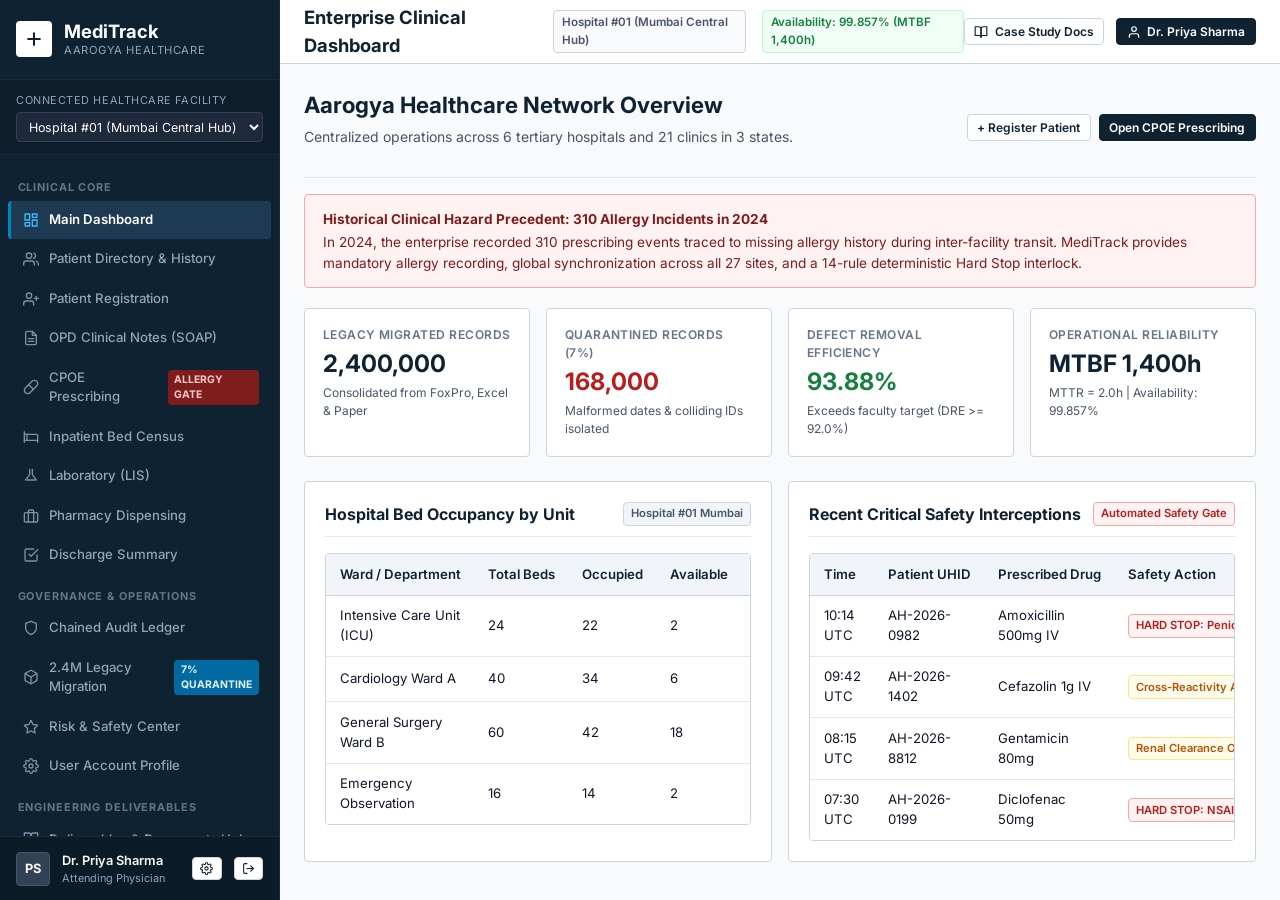
<file: ui/index.html>
<!DOCTYPE html>
<html lang="en">
<head>
  <meta charset="UTF-8">
  <meta name="viewport" content="width=device-width, initial-scale=1.0">
  <title>MediTrack Enterprise Health Information System: Aarogya Healthcare</title>
  <link rel="stylesheet" href="meditrack.css">
  <link rel="preconnect" href="https://fonts.googleapis.com">
  <link rel="preconnect" href="https://fonts.gstatic.com" crossorigin>
  <link href="https://fonts.googleapis.com/css2?family=Inter:wght@400;500;600;700&family=JetBrains+Mono:wght@400;500;600&display=swap" rel="stylesheet">
</head>
<body>

  <div class="app-container">

    <!-- Sidebar Navigation -->
    <aside class="app-sidebar">
      <div class="sidebar-header">
        <div class="brand-icon">
          <svg width="20" height="20" viewBox="0 0 24 24" fill="none" stroke="currentColor" stroke-width="2.5" stroke-linecap="round" stroke-linejoin="round">
            <line x1="12" y1="5" x2="12" y2="19"></line>
            <line x1="5" y1="12" x2="19" y2="12"></line>
          </svg>
        </div>
        <div class="brand-text">
          <h1>MediTrack</h1>
          <span>Aarogya Healthcare</span>
        </div>
      </div>

      <div class="facility-selector-wrapper">
        <label class="facility-selector-label" for="facilitySelect">Connected Healthcare Facility</label>
        <select id="facilitySelect" class="facility-select">
          <option value="Hospital #01 (Mumbai Central Hub)">Hospital #01 (Mumbai Central Hub)</option>
          <option value="Hospital #02 (Pune Tertiary Center)">Hospital #02 (Pune Tertiary Center)</option>
          <option value="Hospital #03 (Nagpur Super-Speciality)">Hospital #03 (Nagpur Super-Speciality)</option>
          <option value="Clinic #04 (Nashik Community Center)">Clinic #04 (Nashik Community Center)</option>
          <option value="Clinic #14 (Satara Primary Clinic)">Clinic #14 (Satara Primary Clinic)</option>
          <option value="Clinic #21 (Solapur Rural Clinic)">Clinic #21 (Solapur Rural Clinic)</option>
        </select>
      </div>

      <nav class="sidebar-nav">
        <div class="nav-group-title">Clinical Core</div>
        <a class="nav-link active" data-target="view-dashboard">
          <svg width="16" height="16" viewBox="0 0 24 24" fill="none" stroke="currentColor" stroke-width="2" stroke-linecap="round" stroke-linejoin="round"><rect x="3" y="3" width="7" height="9"></rect><rect x="14" y="3" width="7" height="5"></rect><rect x="14" y="12" width="7" height="9"></rect><rect x="3" y="16" width="7" height="5"></rect></svg>
          Main Dashboard
        </a>
        <a class="nav-link" data-target="view-patients">
          <svg width="16" height="16" viewBox="0 0 24 24" fill="none" stroke="currentColor" stroke-width="2" stroke-linecap="round" stroke-linejoin="round"><path d="M17 21v-2a4 4 0 0 0-4-4H5a4 4 0 0 0-4 4v2"></path><circle cx="9" cy="7" r="4"></circle><path d="M23 21v-2a4 4 0 0 0-3-3.87"></path><path d="M16 3.13a4 4 0 0 1 0 7.75"></path></svg>
          Patient Directory &amp; History
        </a>
        <a class="nav-link" data-target="view-patient-reg">
          <svg width="16" height="16" viewBox="0 0 24 24" fill="none" stroke="currentColor" stroke-width="2" stroke-linecap="round" stroke-linejoin="round"><path d="M16 21v-2a4 4 0 0 0-4-4H5a4 4 0 0 0-4 4v2"></path><circle cx="9" cy="7" r="4"></circle><line x1="20" y1="8" x2="20" y2="14"></line><line x1="23" y1="11" x2="17" y2="11"></line></svg>
          Patient Registration
        </a>
        <a class="nav-link" data-target="view-opd">
          <svg width="16" height="16" viewBox="0 0 24 24" fill="none" stroke="currentColor" stroke-width="2" stroke-linecap="round" stroke-linejoin="round"><path d="M14 2H6a2 2 0 0 0-2 2v16a2 2 0 0 0 2 2h12a2 2 0 0 0 2-2V8z"></path><polyline points="14 2 14 8 20 8"></polyline><line x1="16" y1="13" x2="8" y2="13"></line><line x1="16" y1="17" x2="8" y2="17"></line></svg>
          OPD Clinical Notes (SOAP)
        </a>
        <a class="nav-link" data-target="view-prescription">
          <svg width="16" height="16" viewBox="0 0 24 24" fill="none" stroke="currentColor" stroke-width="2" stroke-linecap="round" stroke-linejoin="round"><path d="M10.5 20.5l10-10a4.95 4.95 0 1 0-7-7l-10 10a4.95 4.95 0 1 0 7 7Z"></path><path d="m8.5 8.5 7 7"></path></svg>
          CPOE Prescribing
          <span class="nav-tag nav-tag-critical">Allergy Gate</span>
        </a>
        <a class="nav-link" data-target="view-ipd">
          <svg width="16" height="16" viewBox="0 0 24 24" fill="none" stroke="currentColor" stroke-width="2" stroke-linecap="round" stroke-linejoin="round"><path d="M2 4v16"></path><path d="M2 8h18a2 2 0 0 1 2 2v10"></path><path d="M2 17h20"></path><path d="M6 8v9"></path></svg>
          Inpatient Bed Census
        </a>
        <a class="nav-link" data-target="view-lab">
          <svg width="16" height="16" viewBox="0 0 24 24" fill="none" stroke="currentColor" stroke-width="2" stroke-linecap="round" stroke-linejoin="round"><path d="M6 18h12"></path><path d="M10 2v6.5a4.5 4.5 0 0 1-1.3 3.2L4 18"></path><path d="M14 2v6.5a4.5 4.5 0 0 0 1.3 3.2L20 18"></path></svg>
          Laboratory (LIS)
        </a>
        <a class="nav-link" data-target="view-pharmacy">
          <svg width="16" height="16" viewBox="0 0 24 24" fill="none" stroke="currentColor" stroke-width="2" stroke-linecap="round" stroke-linejoin="round"><rect x="2" y="7" width="20" height="14" rx="2" ry="2"></rect><path d="M16 21V5a2 2 0 0 0-2-2h-4a2 2 0 0 0-2 2v16"></path></svg>
          Pharmacy Dispensing
        </a>
        <a class="nav-link" data-target="view-discharge">
          <svg width="16" height="16" viewBox="0 0 24 24" fill="none" stroke="currentColor" stroke-width="2" stroke-linecap="round" stroke-linejoin="round"><path d="M9 11l3 3L22 4"></path><path d="M21 12v7a2 2 0 0 1-2 2H5a2 2 0 0 1-2-2V5a2 2 0 0 1 2-2h11"></path></svg>
          Discharge Summary
        </a>

        <div class="nav-group-title">Governance &amp; Operations</div>
        <a class="nav-link" data-target="view-audit">
          <svg width="16" height="16" viewBox="0 0 24 24" fill="none" stroke="currentColor" stroke-width="2" stroke-linecap="round" stroke-linejoin="round"><path d="M12 22s8-4 8-10V5l-8-3-8 3v7c0 6 8 10 8 10z"></path></svg>
          Chained Audit Ledger
        </a>
        <a class="nav-link" data-target="view-migration">
          <svg width="16" height="16" viewBox="0 0 24 24" fill="none" stroke="currentColor" stroke-width="2" stroke-linecap="round" stroke-linejoin="round"><path d="M21 16V8a2 2 0 0 0-1-1.73l-7-4a2 2 0 0 0-2 0l-7 4A2 2 0 0 0 3 8v8a2 2 0 0 0 1 1.73l7 4a2 2 0 0 0 2 0l7-4A2 2 0 0 0 21 16z"></path><polyline points="3.27 6.96 12 12.01 20.73 6.96"></polyline><line x1="12" y1="22.08" x2="12" y2="12"></line></svg>
          2.4M Legacy Migration
          <span class="nav-tag nav-tag-info">7% Quarantine</span>
        </a>
        <a class="nav-link" data-target="view-risk-center">
          <svg width="16" height="16" viewBox="0 0 24 24" fill="none" stroke="currentColor" stroke-width="2" stroke-linecap="round" stroke-linejoin="round"><polygon points="12 2 15.09 8.26 22 9.27 17 14.14 18.18 21.02 12 17.77 5.82 21.02 7 14.14 2 9.27 8.91 8.26 12 2"></polygon></svg>
          Risk &amp; Safety Center
        </a>
        <a class="nav-link" data-target="view-account">
          <svg width="16" height="16" viewBox="0 0 24 24" fill="none" stroke="currentColor" stroke-width="2" stroke-linecap="round" stroke-linejoin="round"><circle cx="12" cy="12" r="3"></circle><path d="M19.4 15a1.65 1.65 0 0 0 .33 1.82l.06.06a2 2 0 0 1 0 2.83 2 2 0 0 1-2.83 0l-.06-.06a1.65 1.65 0 0 0-1.82-.33 1.65 1.65 0 0 0-1 1.51V21a2 2 0 0 1-2 2 2 2 0 0 1-2-2v-.09A1.65 1.65 0 0 0 9 19.4a1.65 1.65 0 0 0-1.82.33l-.06.06a2 2 0 0 1-2.83 0 2 2 0 0 1 0-2.83l.06-.06a1.65 1.65 0 0 0 .33-1.82 1.65 1.65 0 0 0-1.51-1H3a2 2 0 0 1-2-2 2 2 0 0 1 2-2h.09A1.65 1.65 0 0 0 4.6 9a1.65 1.65 0 0 0-.33-1.82l-.06-.06a2 2 0 0 1 0-2.83 2 2 0 0 1 2.83 0l.06.06a1.65 1.65 0 0 0 1.82.33H9a1.65 1.65 0 0 0 1-1.51V3a2 2 0 0 1 2-2 2 2 0 0 1 2 2v.09a1.65 1.65 0 0 0 1 1.51 1.65 1.65 0 0 0 1.82-.33l.06-.06a2 2 0 0 1 2.83 0 2 2 0 0 1 0 2.83l-.06.06a1.65 1.65 0 0 0-.33 1.82V9a1.65 1.65 0 0 0 1.51 1H21a2 2 0 0 1 2 2 2 2 0 0 1-2 2h-.09a1.65 1.65 0 0 0-1.51 1z"></path></svg>
          User Account Profile
        </a>

        <div class="nav-group-title">Engineering Deliverables</div>
        <a class="nav-link" data-target="view-docs">
          <svg width="16" height="16" viewBox="0 0 24 24" fill="none" stroke="currentColor" stroke-width="2" stroke-linecap="round" stroke-linejoin="round"><path d="M2 3h6a4 4 0 0 1 4 4v14a3 3 0 0 0-3-3H2z"></path><path d="M22 3h-6a4 4 0 0 0-4 4v14a3 3 0 0 1 3-3h7z"></path></svg>
          Deliverables &amp; Documents Hub
        </a>
      </nav>

      <div class="sidebar-user">
        <div class="user-avatar" id="sidebarAvatar">PS</div>
        <div class="user-info">
          <div class="user-name" id="sidebarUserName">Dr. Priya Sharma</div>
          <div class="user-role" id="sidebarUserRole">Attending Physician</div>
        </div>
        <button class="btn btn-secondary btn-sm" onclick="switchTab('view-account')" title="Account Profile" style="padding: 0.25rem 0.45rem;">
          <svg width="13" height="13" viewBox="0 0 24 24" fill="none" stroke="currentColor" stroke-width="2" stroke-linecap="round" stroke-linejoin="round"><circle cx="12" cy="12" r="3"></circle><path d="M19.4 15a1.65 1.65 0 0 0 .33 1.82l.06.06a2 2 0 0 1 0 2.83 2 2 0 0 1-2.83 0l-.06-.06a1.65 1.65 0 0 0-1.82-.33 1.65 1.65 0 0 0-1 1.51V21a2 2 0 0 1-2 2 2 2 0 0 1-2-2v-.09A1.65 1.65 0 0 0 9 19.4a1.65 1.65 0 0 0-1.82.33l-.06.06a2 2 0 0 1-2.83 0 2 2 0 0 1 0-2.83l.06-.06a1.65 1.65 0 0 0 .33-1.82 1.65 1.65 0 0 0-1.51-1H3a2 2 0 0 1-2-2 2 2 0 0 1 2-2h.09A1.65 1.65 0 0 0 4.6 9a1.65 1.65 0 0 0-.33-1.82l-.06-.06a2 2 0 0 1 0-2.83 2 2 0 0 1 2.83 0l.06.06a1.65 1.65 0 0 0 1.82.33H9a1.65 1.65 0 0 0 1-1.51V3a2 2 0 0 1 2-2 2 2 0 0 1 2 2v.09a1.65 1.65 0 0 0 1 1.51 1.65 1.65 0 0 0 1.82-.33l.06-.06a2 2 0 0 1 2.83 0 2 2 0 0 1 0 2.83l-.06.06a1.65 1.65 0 0 0-.33 1.82V9a1.65 1.65 0 0 0 1.51 1H21a2 2 0 0 1 2 2 2 2 0 0 1-2 2h-.09a1.65 1.65 0 0 0-1.51 1z"></path></svg>
        </button>
        <button class="btn btn-secondary btn-sm" onclick="userLogout()" title="Sign Out" style="padding: 0.25rem 0.45rem;">
          <svg width="13" height="13" viewBox="0 0 24 24" fill="none" stroke="currentColor" stroke-width="2" stroke-linecap="round" stroke-linejoin="round"><path d="M9 21H5a2 2 0 0 1-2-2V5a2 2 0 0 1 2-2h4"></path><polyline points="16 17 21 12 16 7"></polyline><line x1="21" y1="12" x2="9" y2="12"></line></svg>
        </button>
      </div>
    </aside>

    <!-- Main Content Application Shell -->
    <main class="app-main">

      <!-- Header Bar -->
      <header class="app-header">
        <div class="header-left">
          <div class="screen-title" id="currentHeaderTitle">Enterprise Clinical Dashboard</div>
          <span class="header-badge" id="activeFacilityTag">Hospital #01 (Mumbai Central Hub)</span>
          <span class="header-badge" style="color:var(--color-success); border-color:var(--color-success-border); background-color:var(--color-success-bg);">
            Availability: 99.857% (MTBF 1,400h)
          </span>
        </div>
        <div class="header-right">
          <button class="btn btn-secondary btn-sm" onclick="switchTab('view-docs')">
            <svg width="14" height="14" viewBox="0 0 24 24" fill="none" stroke="currentColor" stroke-width="2" stroke-linecap="round" stroke-linejoin="round"><path d="M2 3h6a4 4 0 0 1 4 4v14a3 3 0 0 0-3-3H2z"></path><path d="M22 3h-6a4 4 0 0 0-4 4v14a3 3 0 0 1 3-3h7z"></path></svg>
            Case Study Docs
          </button>
          <button class="btn btn-primary btn-sm" onclick="switchTab('view-account')">
            <svg width="14" height="14" viewBox="0 0 24 24" fill="none" stroke="currentColor" stroke-width="2" stroke-linecap="round" stroke-linejoin="round"><path d="M20 21v-2a4 4 0 0 0-4-4H8a4 4 0 0 0-4 4v2"></path><circle cx="12" cy="7" r="4"></circle></svg>
            <span id="headerUserName">Dr. Priya Sharma</span>
          </button>
        </div>
      </header>

      <!-- Scrollable Workspace -->
      <div class="app-content" id="mainScrollContainer">

        <!-- ========================================== -->
        <!-- VIEW 1: MAIN DASHBOARD                     -->
        <!-- ========================================== -->
        <section id="view-dashboard" class="content-view active">
          <div class="card-header-bar">
            <div>
              <h2 class="view-heading">Aarogya Healthcare Network Overview</h2>
              <p class="view-subheading">Centralized operations across 6 tertiary hospitals and 21 clinics in 3 states.</p>
            </div>
            <div style="display:flex; gap:0.5rem;">
              <button class="btn btn-secondary btn-sm" onclick="switchTab('view-patient-reg')">+ Register Patient</button>
              <button class="btn btn-primary btn-sm" onclick="switchTab('view-prescription')">Open CPOE Prescribing</button>
            </div>
          </div>

          <!-- Alert for the 310 Prescribing Incidents -->
          <div class="alert-banner alert-banner-danger">
            <div>
              <div class="alert-banner-title">Historical Clinical Hazard Precedent: 310 Allergy Incidents in 2024</div>
              <div>
                In 2024, the enterprise recorded 310 prescribing events traced to missing allergy history during inter-facility transit. MediTrack provides mandatory allergy recording, global synchronization across all 27 sites, and a 14-rule deterministic Hard Stop interlock.
              </div>
            </div>
          </div>

          <!-- KPI Cards Grid -->
          <div class="grid-cards">
            <div class="metric-card">
              <div class="metric-label">Legacy Migrated Records</div>
              <div class="metric-val">2,400,000</div>
              <div class="metric-detail">Consolidated from FoxPro, Excel &amp; Paper</div>
            </div>
            <div class="metric-card">
              <div class="metric-label">Quarantined Records (7%)</div>
              <div class="metric-val" style="color:var(--color-danger);" id="quarantinePendingCounter">168,000</div>
              <div class="metric-detail">Malformed dates &amp; colliding IDs isolated</div>
            </div>
            <div class="metric-card">
              <div class="metric-label">Defect Removal Efficiency</div>
              <div class="metric-val" style="color:var(--color-success);">93.88%</div>
              <div class="metric-detail">Exceeds faculty target (DRE &gt;= 92.0%)</div>
            </div>
            <div class="metric-card">
              <div class="metric-label">Operational Reliability</div>
              <div class="metric-val">MTBF 1,400h</div>
              <div class="metric-detail">MTTR = 2.0h | Availability: 99.857%</div>
            </div>
          </div>

          <div class="form-row">
            <div class="card" style="margin-bottom:0;">
              <div class="card-header-bar">
                <span class="card-title">Hospital Bed Occupancy by Unit</span>
                <span class="badge badge-neutral">Hospital #01 Mumbai</span>
              </div>
              <div class="table-container" style="margin-bottom:0;">
                <table class="ui-table">
                  <thead>
                    <tr><th>Ward / Department</th><th>Total Beds</th><th>Occupied</th><th>Available</th><th>Status</th></tr>
                  </thead>
                  <tbody>
                    <tr><td>Intensive Care Unit (ICU)</td><td>24</td><td>22</td><td>2</td><td><span class="badge badge-danger">91.6% High</span></td></tr>
                    <tr><td>Cardiology Ward A</td><td>40</td><td>34</td><td>6</td><td><span class="badge badge-warning">85.0% Moderate</span></td></tr>
                    <tr><td>General Surgery Ward B</td><td>60</td><td>42</td><td>18</td><td><span class="badge badge-success">70.0% Normal</span></td></tr>
                    <tr><td>Emergency Observation</td><td>16</td><td>14</td><td>2</td><td><span class="badge badge-danger">87.5% Critical</span></td></tr>
                  </tbody>
                </table>
              </div>
            </div>

            <div class="card" style="margin-bottom:0;">
              <div class="card-header-bar">
                <span class="card-title">Recent Critical Safety Interceptions</span>
                <span class="badge badge-danger">Automated Safety Gate</span>
              </div>
              <div class="table-container" style="margin-bottom:0;">
                <table class="ui-table">
                  <thead>
                    <tr><th>Time</th><th>Patient UHID</th><th>Prescribed Drug</th><th>Safety Action</th></tr>
                  </thead>
                  <tbody>
                    <tr><td>10:14 UTC</td><td>AH-2026-0982</td><td>Amoxicillin 500mg IV</td><td><span class="badge badge-danger">HARD STOP: Penicillin Allergy</span></td></tr>
                    <tr><td>09:42 UTC</td><td>AH-2026-1402</td><td>Cefazolin 1g IV</td><td><span class="badge badge-warning">Cross-Reactivity Alert</span></td></tr>
                    <tr><td>08:15 UTC</td><td>AH-2026-8812</td><td>Gentamicin 80mg</td><td><span class="badge badge-warning">Renal Clearance Override</span></td></tr>
                    <tr><td>07:30 UTC</td><td>AH-2026-0199</td><td>Diclofenac 50mg</td><td><span class="badge badge-danger">HARD STOP: NSAID Asthmatic</span></td></tr>
                  </tbody>
                </table>
              </div>
            </div>
          </div>
        </section>

        <!-- ========================================== -->
        <!-- VIEW 2: PATIENT DIRECTORY & HISTORY        -->
        <!-- ========================================== -->
        <section id="view-patients" class="content-view">
          <div class="card-header-bar">
            <div>
              <h2 class="view-heading">Master Patient Directory &amp; Longitudinal History</h2>
              <p class="view-subheading">Centralized records replacing physical paper folders carried during inter-facility transit.</p>
            </div>
            <div style="width:320px;">
              <input type="text" id="patientSearchInput" class="form-control" placeholder="Search by UHID, Patient Name, or Mobile...">
            </div>
          </div>

          <!-- Active Patient Context Banner -->
          <div class="patient-active-banner">
            <div class="patient-identity">
              <div>
                <span class="patient-name" id="activePatientName">Rajesh Kumar</span>
                <span style="font-size:0.75rem; color:var(--color-text-muted); margin-left:0.5rem;" id="activePatientAge">48 Y / Male</span>
              </div>
              <div class="patient-meta-item">UHID: <strong id="activePatientUhid">AH-2026-0982</strong></div>
              <div class="patient-meta-item">Diagnosis: <strong id="activePatientDiag">Acute Coronary Syndrome &amp; Aspiration Risk</strong></div>
            </div>
            <div>
              <span class="badge badge-danger" id="activePatientAllergy">ALLERGY: Penicillin (Anaphylaxis)</span>
              <button class="btn btn-primary btn-sm" onclick="switchTab('view-prescription')" style="margin-left:0.5rem;">Prescribe for Patient</button>
            </div>
          </div>

          <div class="form-row">
            <!-- Patient Table -->
            <div class="card" style="flex:1.2;">
              <div class="card-title" style="margin-bottom:0.75rem;">Enterprise Directory (27 Facilities)</div>
              <div class="table-container">
                <table class="ui-table">
                  <thead>
                    <tr><th>UHID</th><th>Patient Name</th><th>Age/Sex</th><th>Allergy Profile</th><th>Registered Facility</th><th>Status</th><th>Actions</th></tr>
                  </thead>
                  <tbody id="patientTableBody">
                    <tr>
                      <td><strong>AH-2026-0982</strong></td>
                      <td>Rajesh Kumar</td>
                      <td>48 Y / Male</td>
                      <td><span class="badge badge-danger">Penicillin (Anaphylaxis)</span></td>
                      <td>Hospital #01 (Mumbai)</td>
                      <td><span class="badge badge-danger">ICU Bed 04</span></td>
                      <td><button class="btn btn-secondary btn-sm" onclick="selectPatient('AH-2026-0982', 'Rajesh Kumar', '48', 'Male', 'Penicillin (Anaphylaxis)', 'Acute Coronary Syndrome')">Open Chart</button></td>
                    </tr>
                    <tr>
                      <td><strong>AH-2026-0412</strong></td>
                      <td>Sunita Rao</td>
                      <td>36 Y / Female</td>
                      <td><span class="badge badge-success">NKDA (Verified)</span></td>
                      <td>Clinic #14 (Satara)</td>
                      <td><span class="badge badge-neutral">Outpatient</span></td>
                      <td><button class="btn btn-secondary btn-sm" onclick="selectPatient('AH-2026-0412', 'Sunita Rao', '36', 'Female', 'NKDA (Verified)', 'Type 2 Diabetes Review')">Open Chart</button></td>
                    </tr>
                    <tr>
                      <td><strong>AH-2026-1184</strong></td>
                      <td>Amit Patel</td>
                      <td>54 Y / Male</td>
                      <td><span class="badge badge-warning">Sulfa Drugs (Rash)</span></td>
                      <td>Hospital #02 (Pune)</td>
                      <td><span class="badge badge-warning">Ward 3 Bed 12</span></td>
                      <td><button class="btn btn-secondary btn-sm" onclick="selectPatient('AH-2026-1184', 'Amit Patel', '54', 'Male', 'Sulfa Drugs (Rash)', 'Post-Appendectomy Recovery')">Open Chart</button></td>
                    </tr>
                    <tr>
                      <td><strong>AH-2026-3391</strong></td>
                      <td>Vikram Singh</td>
                      <td>62 Y / Male</td>
                      <td><span class="badge badge-danger">Aspirin (Bronchospasm)</span></td>
                      <td>Clinic #04 (Nashik)</td>
                      <td><span class="badge badge-neutral">Outpatient</span></td>
                      <td><button class="btn btn-secondary btn-sm" onclick="selectPatient('AH-2026-3391', 'Vikram Singh', '62', 'Male', 'Aspirin (Bronchospasm)', 'Hypertension Management')">Open Chart</button></td>
                    </tr>
                    <tr>
                      <td><strong>AH-2026-5502</strong></td>
                      <td>Meera Nair</td>
                      <td>29 Y / Female</td>
                      <td><span class="badge badge-success">NKDA (Verified)</span></td>
                      <td>Hospital #01 (Mumbai)</td>
                      <td><span class="badge badge-neutral">Antenatal OPD</span></td>
                      <td><button class="btn btn-secondary btn-sm" onclick="selectPatient('AH-2026-5502', 'Meera Nair', '29', 'Female', 'NKDA (Verified)', 'Antenatal Check 2nd Trimester')">Open Chart</button></td>
                    </tr>
                  </tbody>
                </table>
              </div>
            </div>

            <!-- Longitudinal Medical History Timeline -->
            <div class="card" style="flex:0.8;">
              <div class="card-title" style="margin-bottom:0.75rem;">Longitudinal History Timeline (Rajesh Kumar)</div>
              <div class="timeline" id="patientEncounterTimeline">
                <div class="timeline-item">
                  <div class="timeline-dot"></div>
                  <div class="timeline-date">2026-10-02 (Today 08:30) - Hospital #01 Emergency</div>
                  <div class="timeline-title">Emergency Admission: Acute Chest Pain</div>
                  <div class="timeline-body">Troponin I elevated. Admitted to ICU Bed 04. Penicillin allergy confirmed from Clinic #14 records.</div>
                </div>
                <div class="timeline-item">
                  <div class="timeline-dot"></div>
                  <div class="timeline-date">2025-08-14 - Clinic #14 Satara (Outpatient)</div>
                  <div class="timeline-title">Severe Allergic Reaction Recorded</div>
                  <div class="timeline-body">Patient administered Amoxicillin; developed acute facial edema and respiratory distress. Treated with Epinephrine. Allergen logged: <strong>Penicillin - Reaction: Anaphylaxis</strong>.</div>
                </div>
                <div class="timeline-item">
                  <div class="timeline-dot"></div>
                  <div class="timeline-date">2024-03-10 - Hospital #02 Pune (Inpatient)</div>
                  <div class="timeline-title">Laparoscopic Cholecystectomy</div>
                  <div class="timeline-body">Discharged stable after 3 days. Routine postoperative analgesia prescribed.</div>
                </div>
              </div>
            </div>
          </div>
        </section>

        <!-- ========================================== -->
        <!-- VIEW 3: PATIENT REGISTRATION               -->
        <!-- ========================================== -->
        <section id="view-patient-reg" class="content-view">
          <div class="card-header-bar">
            <div>
              <h2 class="view-heading">New Patient Registration &amp; Master Indexing</h2>
              <p class="view-subheading">Mandatory allergy verification gate enforced at registration in compliance with CMO safety protocol.</p>
            </div>
          </div>

          <div class="card" style="max-width:800px;">
            <div class="form-row">
              <div class="form-group">
                <label for="regFirstName">First Name *</label>
                <input type="text" id="regFirstName" class="form-control" placeholder="e.g. Anand">
              </div>
              <div class="form-group">
                <label for="regLastName">Last Name *</label>
                <input type="text" id="regLastName" class="form-control" placeholder="e.g. Kulkarni">
              </div>
            </div>

            <div class="form-row">
              <div class="form-group">
                <label for="regDob">Date of Birth (ISO 8601) *</label>
                <input type="date" id="regDob" class="form-control">
              </div>
              <div class="form-group">
                <label for="regGender">Biological Sex *</label>
                <select id="regGender" class="form-control">
                  <option value="Male">Male</option>
                  <option value="Female">Female</option>
                  <option value="Other">Other</option>
                </select>
              </div>
              <div class="form-group">
                <label for="regMobile">Mobile Number</label>
                <input type="tel" id="regMobile" class="form-control" placeholder="+91 98200 12345">
              </div>
            </div>

            <!-- Mandatory Allergy Elicitation Section -->
            <div style="background-color:var(--color-bg-page); border:1px solid var(--color-border); border-radius:var(--radius-sm); padding:1rem; margin-bottom:1rem;">
              <div style="font-weight:700; color:var(--color-primary); margin-bottom:0.35rem;">
                Mandatory Clinical Safety Check: Drug Allergy Declaration
              </div>
              <p style="font-size:0.775rem; margin-bottom:0.75rem;">
                Registration staff must ask patient directly: &quot;Have you ever had an allergic reaction, swelling, rash, or breathing difficulty after taking any antibiotic or medicine?&quot;
              </p>
              <div class="form-group" style="margin-bottom:0.75rem;">
                <label for="regAllergyStatus">Allergy Status *</label>
                <select id="regAllergyStatus" class="form-control" onchange="handleAllergyStatusChange()">
                  <option value="nkda">No Known Drug Allergies (NKDA) - Verified</option>
                  <option value="allergic">Patient Reports Known Drug Allergy</option>
                </select>
              </div>
              <div class="form-group" id="regSpecificAllergenGroup" style="display:none;">
                <label for="regSpecificAllergen">Specific Allergen Substance &amp; Severity *</label>
                <input type="text" id="regSpecificAllergen" class="form-control" placeholder="e.g. Penicillin - Reaction: Anaphylaxis / Swelling">
              </div>
            </div>

            <div style="display:flex; justify-content:flex-end; gap:0.75rem;">
              <button class="btn btn-secondary" onclick="switchTab('view-patients')">Cancel</button>
              <button class="btn btn-primary" onclick="submitPatientRegistration()">Complete Registration &amp; Assign UHID</button>
            </div>
          </div>
        </section>

        <!-- ========================================== -->
        <!-- VIEW 4: OPD CLINICAL NOTES (SOAP)          -->
        <!-- ========================================== -->
        <section id="view-opd" class="content-view">
          <div class="card-header-bar">
            <div>
              <h2 class="view-heading">Outpatient Clinical Consultation (SOAP Protocol)</h2>
              <p class="view-subheading">Signed electronic encounter documentation satisfying legal medical admissibility standards.</p>
            </div>
            <span class="badge badge-neutral">Consulting: Rajesh Kumar (AH-2026-0982)</span>
          </div>

          <div class="card" style="max-width:900px;">
            <div class="form-group" style="margin-bottom:1rem;">
              <label for="soapSubjective">Subjective (Chief Complaint &amp; Patient History) *</label>
              <textarea id="soapSubjective" class="form-control" placeholder="Patient presents with acute substernal chest discomfort radiating to left arm. Onset 2 hours ago. Dyspnea on minimal exertion. Reports known Penicillin allergy."></textarea>
            </div>

            <div class="form-group" style="margin-bottom:1rem;">
              <label for="soapObjective">Objective (Vital Signs &amp; Physical Examination)</label>
              <textarea id="soapObjective" class="form-control" placeholder="BP: 144/92 mmHg | HR: 88 bpm | SpO2: 97% on room air | Temp: 36.8 C. Cardiovascular: S1 S2 heard, no murmurs. Lungs: Clear bilaterally, no crepitations."></textarea>
            </div>

            <div class="form-group" style="margin-bottom:1rem;">
              <label for="soapAssessment">Assessment (Clinical Impression &amp; ICD-10 Diagnosis) *</label>
              <input type="text" id="soapAssessment" class="form-control" value="I20.0 - Unstable Angina / Acute Coronary Syndrome (Rule Out NSTEMI)">
            </div>

            <div class="form-group" style="margin-bottom:1.25rem;">
              <label for="soapPlan">Plan (Investigations &amp; Treatment Directives)</label>
              <textarea id="soapPlan" class="form-control" placeholder="1. Stat 12-lead ECG. 2. Serial Troponin I at 0 and 3 hours. 3. Transfer to Emergency Observation Unit. 4. CPOE prescription for anti-ischemic regimen (Avoid Beta-Lactam antibiotics)."></textarea>
            </div>

            <div style="display:flex; justify-content:space-between; align-items:center;">
              <span style="font-size:0.775rem; color:var(--color-text-muted);">
                Author: <strong>Dr. Priya Sharma (MH-MED-2018-0914)</strong> | Legally Admissible Signature
              </span>
              <button class="btn btn-primary" onclick="saveSoapNote()">Save &amp; Sign Clinical Note</button>
            </div>
          </div>
        </section>

        <!-- ========================================== -->
        <!-- VIEW 5: CPOE PRESCRIBING & ALLERGY GATE    -->
        <!-- ========================================== -->
        <section id="view-prescription" class="content-view">
          <div class="card-header-bar">
            <div>
              <h2 class="view-heading">Computerized Physician Order Entry (CPOE) Prescribing</h2>
              <p class="view-subheading">Integrated 14-rule safety interlock intercepting historical allergy failure modes.</p>
            </div>
            <span class="badge badge-danger">Patient Allergen: Penicillin (Anaphylaxis)</span>
          </div>

          <!-- Patient Safety Context Strip -->
          <div class="patient-active-banner">
            <div class="patient-identity">
              <div>
                <span class="patient-name" id="rxPatientName">Rajesh Kumar</span>
                <span style="font-size:0.75rem; color:var(--color-text-muted); margin-left:0.5rem;">UHID: <strong id="rxPatientUhid">AH-2026-0982</strong></span>
              </div>
            </div>
            <div>
              <span class="badge badge-danger" id="rxPatientAllergyBadge">VERIFIED FATAL ALLERGY: PENICILLIN</span>
              <button class="btn btn-outline-danger btn-sm" onclick="triggerAllergyConflict()" style="margin-left:0.5rem;">
                Test Prescribing Amoxicillin (Allergy Hazard)
              </button>
            </div>
          </div>

          <!-- Interactive Safety Status Banner -->
          <div id="rxSafetyStatusBanner" class="alert-banner alert-banner-info">
            <div>
              <div class="alert-banner-title">Prescription Safety Engine Status: Ready</div>
              <div>Select formulary drug and dose. Automated cross-referencing will evaluate active patient allergies, Beta-Lactam class cross-sensitivities, and Boundary Value therapeutic limits in real time.</div>
            </div>
          </div>

          <div class="form-row">
            <!-- Prescription Form -->
            <div class="card" style="flex:1;">
              <div class="card-title" style="margin-bottom:0.75rem;">Electronic Prescription Entry</div>

              <div class="form-group" style="margin-bottom:1rem;">
                <label for="rxDrugSelect">Medication / Active Substance *</label>
                <select id="rxDrugSelect" class="form-control">
                  <option value="Azithromycin 500mg Oral (Macrolide)">Azithromycin 500mg Oral Tablet (Macrolide - Safe for Penicillin Allergy)</option>
                  <option value="Amoxicillin 500mg IV (Beta-Lactam)">Amoxicillin 500mg IV (Beta-Lactam - ALLERGY CONFLICT!)</option>
                  <option value="Augmentin 625mg Oral (Beta-Lactam)">Augmentin 625mg Oral Tablet (Amoxicillin/Clavulanate - ALLERGY CONFLICT!)</option>
                  <option value="Cefazolin 1g IV (Cephalosporin)">Cefazolin 1g IV (Cephalosporin - Class Cross-Reactivity Risk)</option>
                  <option value="Ciprofloxacin 500mg Oral (Fluoroquinolone)">Ciprofloxacin 500mg Oral Tablet (Fluoroquinolone)</option>
                  <option value="Paracetamol 500mg Oral">Paracetamol 500mg Oral Tablet (Analgesic)</option>
                  <option value="Atorvastatin 40mg Oral">Atorvastatin 40mg Oral Tablet (Lipid Lowering)</option>
                </select>
              </div>

              <div class="form-row">
                <div class="form-group">
                  <label for="rxDoseInput">Dose per Administration (mg) *</label>
                  <input type="number" id="rxDoseInput" class="form-control" value="500" min="1" max="5000">
                  <span id="bvaDosageFeedback" style="font-size:0.725rem; color:var(--color-success); font-weight:600; margin-top:0.2rem;">
                    BVA Verified: Therapeutic window valid (125 mg to 1000 mg).
                  </span>
                </div>
                <div class="form-group">
                  <label for="rxFrequencySelect">Dosing Frequency *</label>
                  <select id="rxFrequencySelect" class="form-control">
                    <option value="Once Daily (OD)">Once Daily (OD)</option>
                    <option value="Twice Daily (BD)">Twice Daily (BD)</option>
                    <option value="Three Times Daily (TDS)">Three Times Daily (TDS)</option>
                    <option value="Stat / Single Dose">Stat (Emergency Single Dose)</option>
                  </select>
                </div>
                <div class="form-group">
                  <label for="rxDurationInput">Duration (Days) *</label>
                  <input type="number" id="rxDurationInput" class="form-control" value="5" min="1" max="90">
                </div>
              </div>

              <div style="display:flex; justify-content:space-between; align-items:center; margin-top:1rem;">
                <button class="btn btn-secondary" onclick="triggerAllergyConflict()">Simulate Allergy Hazard</button>
                <button class="btn btn-primary" id="rxSubmitBtn" onclick="signPrescription()">Sign &amp; Authorize E-Prescription</button>
              </div>
            </div>

            <!-- Active Inpatient Medication Orders -->
            <div class="card" style="flex:1;">
              <div class="card-title" style="margin-bottom:0.75rem;">Active Authorized Medications (Rajesh Kumar)</div>
              <div class="table-container">
                <table class="ui-table">
                  <thead>
                    <tr><th>Rx ID</th><th>Drug</th><th>Dose</th><th>Freq</th><th>Dur</th><th>Status</th><th>Prescriber</th></tr>
                  </thead>
                  <tbody id="activePrescriptionsTable">
                    <tr>
                      <td><strong>RX-2026-7841</strong></td>
                      <td>Azithromycin 500mg Oral</td>
                      <td>500 mg</td>
                      <td>Once Daily</td>
                      <td>5 Days</td>
                      <td><span class="badge badge-success">Active / Signed</span></td>
                      <td>Dr. Priya Sharma</td>
                    </tr>
                    <tr>
                      <td><strong>RX-2026-7102</strong></td>
                      <td>Atorvastatin 40mg Oral</td>
                      <td>40 mg</td>
                      <td>Nightly</td>
                      <td>30 Days</td>
                      <td><span class="badge badge-success">Active / Signed</span></td>
                      <td>Dr. Priya Sharma</td>
                    </tr>
                    <tr>
                      <td><strong>RX-2026-6990</strong></td>
                      <td>Aspirin 75mg Oral</td>
                      <td>75 mg</td>
                      <td>Once Daily</td>
                      <td>30 Days</td>
                      <td><span class="badge badge-success">Active / Signed</span></td>
                      <td>Dr. Priya Sharma</td>
                    </tr>
                  </tbody>
                </table>
              </div>
            </div>
          </div>
        </section>

        <!-- ========================================== -->
        <!-- VIEW 6: INPATIENT BED CENSUS               -->
        <!-- ========================================== -->
        <section id="view-ipd" class="content-view">
          <div class="card-header-bar">
            <div>
              <h2 class="view-heading">Inpatient Bed Census &amp; Ward Occupancy</h2>
              <p class="view-subheading">Real-time bed tracking across hospital wards to prevent double allocations.</p>
            </div>
          </div>

          <div class="grid-cards">
            <div class="metric-card"><div class="metric-label">Total Ward Beds</div><div class="metric-val">140</div><div class="metric-detail">Across 4 hospital wings</div></div>
            <div class="metric-card"><div class="metric-label">Occupied Beds</div><div class="metric-val" style="color:var(--color-primary);">112</div><div class="metric-detail">80.0% Current Occupancy</div></div>
            <div class="metric-card"><div class="metric-label">Available Beds</div><div class="metric-val" style="color:var(--color-success);">22</div><div class="metric-detail">Ready for immediate admission</div></div>
            <div class="metric-card"><div class="metric-label">Sanitization / Maintenance</div><div class="metric-val" style="color:var(--color-warning);">6</div><div class="metric-detail">Housekeeping turnover</div></div>
          </div>

          <div class="card">
            <div class="card-title" style="margin-bottom:0.75rem;">Intensive Care Unit (ICU) Live Bed Grid</div>
            <div class="table-container">
              <table class="ui-table">
                <thead>
                  <tr><th>Bed #</th><th>Unit</th><th>Patient Name</th><th>UHID</th><th>Admitted Date</th><th>Attending Specialist</th><th>Bed Status</th></tr>
                </thead>
                <tbody>
                  <tr><td><strong>ICU-01</strong></td><td>Intensive Care</td><td>Kishore Varma</td><td>AH-2026-0112</td><td>2026-10-01</td><td>Dr. Priya Sharma</td><td><span class="badge badge-danger">Occupied (Critical)</span></td></tr>
                  <tr><td><strong>ICU-02</strong></td><td>Intensive Care</td><td>Fatima Sheikh</td><td>AH-2026-0814</td><td>2026-10-01</td><td>Dr. Suresh Deshmukh</td><td><span class="badge badge-danger">Occupied (Ventilated)</span></td></tr>
                  <tr><td><strong>ICU-03</strong></td><td>Intensive Care</td><td>-</td><td>-</td><td>-</td><td>-</td><td><span class="badge badge-warning">Under Housekeeping</span></td></tr>
                  <tr><td><strong>ICU-04</strong></td><td>Intensive Care</td><td>Rajesh Kumar</td><td>AH-2026-0982</td><td>2026-10-02</td><td>Dr. Priya Sharma</td><td><span class="badge badge-danger">Occupied (Monitoring)</span></td></tr>
                  <tr><td><strong>ICU-05</strong></td><td>Intensive Care</td><td>-</td><td>-</td><td>-</td><td>-</td><td><span class="badge badge-success">Available for Triage</span></td></tr>
                </tbody>
              </table>
            </div>
          </div>
        </section>

        <!-- ========================================== -->
        <!-- VIEW 7: LABORATORY (LIS)                   -->
        <!-- ========================================== -->
        <section id="view-lab" class="content-view">
          <div class="card-header-bar">
            <div>
              <h2 class="view-heading">Laboratory Information System (LIS)</h2>
              <p class="view-subheading">Diagnostic test accessioning, reference range validation, and panic value escalation.</p>
            </div>
          </div>

          <div class="card">
            <div class="card-title" style="margin-bottom:0.75rem;">Laboratory Orders &amp; Panic Value Notifications</div>
            <div class="table-container">
              <table class="ui-table">
                <thead>
                  <tr><th>Order ID</th><th>Patient UHID</th><th>Test Name</th><th>Result</th><th>Reference Range</th><th>Clinical Flag</th><th>Status</th></tr>
                </thead>
                <tbody>
                  <tr>
                    <td><strong>LAB-9012</strong></td>
                    <td>AH-2026-0982 (Rajesh Kumar)</td>
                    <td>High-Sensitivity Troponin I</td>
                    <td><strong>184.2 ng/L</strong></td>
                    <td>&lt; 14.0 ng/L</td>
                    <td><span class="badge badge-danger">PANIC VALUE: Acute Myocardial Injury</span></td>
                    <td><span class="badge badge-success">Verified &amp; Reported</span></td>
                  </tr>
                  <tr>
                    <td><strong>LAB-9013</strong></td>
                    <td>AH-2026-0982 (Rajesh Kumar)</td>
                    <td>Serum Potassium (K+)</td>
                    <td><strong>4.1 mEq/L</strong></td>
                    <td>3.5 - 5.1 mEq/L</td>
                    <td><span class="badge badge-success">Normal Range</span></td>
                    <td><span class="badge badge-success">Verified &amp; Reported</span></td>
                  </tr>
                  <tr>
                    <td><strong>LAB-8994</strong></td>
                    <td>AH-2026-1184 (Amit Patel)</td>
                    <td>Complete Blood Count (WBC)</td>
                    <td><strong>14.2 x10^3/uL</strong></td>
                    <td>4.0 - 11.0 x10^3/uL</td>
                    <td><span class="badge badge-warning">Mild Leukocytosis</span></td>
                    <td><span class="badge badge-success">Verified &amp; Reported</span></td>
                  </tr>
                </tbody>
              </table>
            </div>
          </div>
        </section>

        <!-- ========================================== -->
        <!-- VIEW 8: PHARMACY DISPENSING                -->
        <!-- ========================================== -->
        <section id="view-pharmacy" class="content-view">
          <div class="card-header-bar">
            <div>
              <h2 class="view-heading">Pharmacy Barcode Verification &amp; Dispensing</h2>
              <p class="view-subheading">Secondary physical safety gate ensuring dispensed medication matches authorized electronic prescription.</p>
            </div>
          </div>

          <div class="card" style="max-width:800px;">
            <div id="pharmacyScanStatus" class="alert-banner alert-banner-info">
              <div>
                <div class="alert-banner-title">Awaiting Medication Barcode Scan</div>
                <div>Scan medication package barcode before issuing to ward nursing staff. System will cross-check batch expiry and drug contraindications.</div>
              </div>
            </div>

            <div style="display:flex; gap:0.75rem; margin-bottom:1.25rem;">
              <button class="btn btn-secondary" onclick="scanPharmacyBarcode()">
                <svg width="15" height="15" viewBox="0 0 24 24" fill="none" stroke="currentColor" stroke-width="2" stroke-linecap="round" stroke-linejoin="round"><rect x="3" y="3" width="18" height="18" rx="2" ry="2"></rect><line x1="7" y1="7" x2="7" y2="17"></line><line x1="11" y1="7" x2="11" y2="17"></line><line x1="15" y1="7" x2="15" y2="17"></line></svg>
                Scan Barcode: Azithromycin 500mg (Batch AZ-9914)
              </button>
              <button class="btn btn-primary" id="pharmacyDispenseBtn" disabled onclick="completeDispense()">
                Complete Dispense &amp; Decrement Stock
              </button>
            </div>

            <div class="card-title" style="margin-bottom:0.5rem;">Dispensing Queue (Hospital #01 Dispensary)</div>
            <div class="table-container">
              <table class="ui-table">
                <thead>
                  <tr><th>Rx ID</th><th>Patient UHID</th><th>Prescribed Medication</th><th>Safety Status</th><th>Verification</th></tr>
                </thead>
                <tbody>
                  <tr id="pharmacyQueueRow1">
                    <td><strong>RX-2026-7841</strong></td>
                    <td>AH-2026-0982 (Rajesh Kumar)</td>
                    <td>Azithromycin 500mg Oral</td>
                    <td><span class="badge badge-success">Safety Cleared (Macrolide)</span></td>
                    <td>Awaiting Scan</td>
                  </tr>
                  <tr>
                    <td><strong>RX-2026-7102</strong></td>
                    <td>AH-2026-0982 (Rajesh Kumar)</td>
                    <td>Atorvastatin 40mg Oral</td>
                    <td><span class="badge badge-success">Dispensed &amp; Verified</span></td>
                    <td>Verified by Rohan Mehta</td>
                  </tr>
                </tbody>
              </table>
            </div>
          </div>
        </section>

        <!-- ========================================== -->
        <!-- VIEW 9: DISCHARGE SUMMARY                  -->
        <!-- ========================================== -->
        <section id="view-discharge" class="content-view">
          <div class="card-header-bar">
            <div>
              <h2 class="view-heading">Inpatient Discharge Summary Protocol</h2>
              <p class="view-subheading">Standardized continuity of care documentation preventing post-discharge adverse events.</p>
            </div>
          </div>

          <div class="card" style="max-width:900px;">
            <div class="form-row">
              <div class="form-group"><label>Patient Name</label><input type="text" class="form-control" value="Rajesh Kumar (AH-2026-0982)" readonly></div>
              <div class="form-group"><label>Admission Date</label><input type="text" class="form-control" value="2026-10-02 08:30" readonly></div>
              <div class="form-group"><label>Anticipated Discharge</label><input type="date" class="form-control" value="2026-10-06"></div>
            </div>

            <div class="form-group" style="margin-bottom:1rem;">
              <label>Final Discharge Diagnoses</label>
              <input type="text" class="form-control" value="Acute Coronary Syndrome, Unstable Angina, Essential Hypertension">
            </div>

            <div class="form-group" style="margin-bottom:1rem;">
              <label>Hospital Course Summary</label>
              <textarea class="form-control">Patient admitted with substernal chest pain. Cardiac markers monitored. Managed medically. Hemodynamically stable. Documented severe Penicillin allergy noted on permanent summary card.</textarea>
            </div>

            <div class="form-group" style="margin-bottom:1.25rem;">
              <label>Reconciled Discharge Medications (Verified Free of Allergens)</label>
              <textarea class="form-control">1. Azithromycin 500mg OD x 3 days. 2. Atorvastatin 40mg OD at night. 3. Aspirin 75mg OD post-meals. CONTRAINDICATED: Do NOT administer Penicillins or Beta-Lactams.</textarea>
            </div>

            <div style="display:flex; justify-content:flex-end; gap:0.75rem;">
              <button class="btn btn-secondary" onclick="showToast('Discharge draft saved.')">Save Draft</button>
              <button class="btn btn-primary" onclick="showToast('Discharge summary signed and locked with SHA-256 audit entry.')">Sign &amp; Generate Patient Summary PDF</button>
            </div>
          </div>
        </section>

        <!-- ========================================== -->
        <!-- VIEW 10: CHAINED AUDIT LEDGER              -->
        <!-- ========================================== -->
        <section id="view-audit" class="content-view">
          <div class="card-header-bar">
            <div>
              <h2 class="view-heading">Cryptographically Chained Audit Ledger (SHA-256)</h2>
              <p class="view-subheading">Append-only Merkle chain providing legal non-repudiation and tamper detection.</p>
            </div>
            <button class="btn btn-primary btn-sm" onclick="verifyAuditIntegrity()">Verify Cryptographic Chain Integrity</button>
          </div>

          <div class="alert-banner alert-banner-info">
            <div>
              <div class="alert-banner-title">Legal Evidentiary Rule: Zero Silent Record Modification</div>
              <div>Every patient chart view, prescription order, lab requisition, and override is cryptographically hashed with its preceding log block: <code>Hash(n) = SHA-256(Hash(n-1) + Timestamp + User + Payload)</code>.</div>
            </div>
          </div>

          <div class="card">
            <div class="card-title" style="margin-bottom:0.75rem;">Recent Chained Audit Blocks</div>
            <div class="table-container">
              <table class="ui-table" style="font-family:var(--font-mono); font-size:0.75rem;">
                <thead>
                  <tr><th>Block #</th><th>UTC Timestamp</th><th>User / Role</th><th>Action Category</th><th>Target UHID</th><th>Current SHA-256 Hash</th><th>Previous Hash</th></tr>
                </thead>
                <tbody>
                  <tr>
                    <td>#42912</td>
                    <td>2026-10-02 10:14:22</td>
                    <td>Dr. Priya Sharma (MD)</td>
                    <td><span class="badge badge-danger">SAFETY_INTERLOCK_HARD_STOP</span></td>
                    <td>AH-2026-0982</td>
                    <td><code>9f83c18b...e4a2</code></td>
                    <td><code>7d20aa19...b184</code></td>
                  </tr>
                  <tr>
                    <td>#42911</td>
                    <td>2026-10-02 09:30:14</td>
                    <td>Dr. Priya Sharma (MD)</td>
                    <td><span class="badge badge-success">RX_ISSUED_EVENT</span></td>
                    <td>AH-2026-0982</td>
                    <td><code>7d20aa19...b184</code></td>
                    <td><code>33c914e0...88ab</code></td>
                  </tr>
                  <tr>
                    <td>#42910</td>
                    <td>2026-10-02 08:35:01</td>
                    <td>Nurse Anjali Patil</td>
                    <td><span class="badge badge-neutral">EMERGENCY_TRIAGE_VITALS</span></td>
                    <td>AH-2026-0982</td>
                    <td><code>33c914e0...88ab</code></td>
                    <td><code>12af0092...5512</code></td>
                  </tr>
                  <tr>
                    <td>#42909</td>
                    <td>2026-10-02 08:31:18</td>
                    <td>Nurse Anjali Patil</td>
                    <td><span class="badge badge-neutral">CHART_ACCESSED</span></td>
                    <td>AH-2026-0982</td>
                    <td><code>12af0092...5512</code></td>
                    <td><code>009c8812...3319</code></td>
                  </tr>
                </tbody>
              </table>
            </div>
          </div>
        </section>

        <!-- ========================================== -->
        <!-- VIEW 11: LEGACY MIGRATION & QUARANTINE     -->
        <!-- ========================================== -->
        <section id="view-migration" class="content-view">
          <div class="card-header-bar">
            <div>
              <h2 class="view-heading">Legacy Data Migration &amp; Quarantine Workspace</h2>
              <p class="view-subheading">Cleansing and reconciliation for 2,400,000 legacy records across 27 healthcare facilities.</p>
            </div>
          </div>

          <div class="grid-cards">
            <div class="metric-card"><div class="metric-label">Total Legacy Records</div><div class="metric-val">2,400,000</div><div class="metric-detail">2 FoxPro, 3 Excel, 1 Paper site</div></div>
            <div class="metric-card"><div class="metric-label">Clean Ingested (93%)</div><div class="metric-val" style="color:var(--color-success);">2,232,000</div><div class="metric-detail">Validated &amp; loaded into live tables</div></div>
            <div class="metric-card"><div class="metric-label">Quarantine Isolated (7%)</div><div class="metric-val" style="color:var(--color-danger);">168,000</div><div class="metric-detail">Zero unverified rows in live tables</div></div>
            <div class="metric-card"><div class="metric-label">Reconciled to Date</div><div class="metric-val">12,410</div><div class="metric-detail">Verified by Medical Custodians</div></div>
          </div>

          <div class="card">
            <div class="card-title" style="margin-bottom:0.75rem;">Quarantine Review Queue (168,000 Problematic Records)</div>
            <div class="table-container">
              <table class="ui-table">
                <thead>
                  <tr><th>Quarantine ID</th><th>Source System</th><th>Legacy ID</th><th>Patient Name</th><th>Error Classification</th><th>Raw Payload Issue</th><th>Actions</th></tr>
                </thead>
                <tbody>
                  <tr>
                    <td><strong>Q-98214</strong></td>
                    <td>FoxPro Hosp #01</td>
                    <td>PAT-00142</td>
                    <td>Suresh G. Patil</td>
                    <td><span class="badge badge-danger">ERR_DATE_MALFORMED</span></td>
                    <td>DOB stored as two-digit year <code>12/04/85</code></td>
                    <td><button class="btn btn-secondary btn-sm" onclick="openReconciliationModal('Q-98214', 'Suresh G. Patil', 'PAT-00142', 'ERR_DATE_MALFORMED', '1985-04-12')">Reconcile Date</button></td>
                  </tr>
                  <tr>
                    <td><strong>Q-98215</strong></td>
                    <td>Excel Clinic #03</td>
                    <td>2021-001</td>
                    <td>Ramesh K. More</td>
                    <td><span class="badge badge-warning">ERR_ID_COLLISION</span></td>
                    <td>Serial reset collision with Hosp #02 PAT-00001</td>
                    <td><button class="btn btn-secondary btn-sm" onclick="openReconciliationModal('Q-98215', 'Ramesh K. More', '2021-001', 'ERR_ID_COLLISION', 'AH-CL03-2021-001')">Resolve Collision</button></td>
                  </tr>
                  <tr>
                    <td><strong>Q-98216</strong></td>
                    <td>FoxPro Hosp #02</td>
                    <td>PAT-09112</td>
                    <td>Deepak Joshi</td>
                    <td><span class="badge badge-danger">ERR_DATE_MALFORMED</span></td>
                    <td>Placeholder birthdate <code>00/00/0000</code></td>
                    <td><button class="btn btn-secondary btn-sm" onclick="openReconciliationModal('Q-98216', 'Deepak Joshi', 'PAT-09112', 'ERR_DATE_MALFORMED', '1974-06-15')">Reconcile Date</button></td>
                  </tr>
                  <tr>
                    <td><strong>Q-98217</strong></td>
                    <td>Excel Clinic #04</td>
                    <td>ROW-44195</td>
                    <td>Sunil Verma</td>
                    <td><span class="badge badge-warning">ERR_DATE_MALFORMED</span></td>
                    <td>Excel numeric day offset <code>44195</code></td>
                    <td><button class="btn btn-secondary btn-sm" onclick="openReconciliationModal('Q-98217', 'Sunil Verma', 'ROW-44195', 'ERR_DATE_MALFORMED', '2020-12-30')">Convert Serial</button></td>
                  </tr>
                </tbody>
              </table>
            </div>
          </div>
        </section>

        <!-- ========================================== -->
        <!-- VIEW 12: CLINICAL RISK & SAFETY CENTER     -->
        <!-- ========================================== -->
        <section id="view-risk-center" class="content-view">
          <div class="card-header-bar">
            <div>
              <h2 class="view-heading">Clinical Risk Management &amp; RMMM Matrix</h2>
              <p class="view-subheading">Formal 5x5 Probability-Impact matrix with dedicated RMMM plans for top clinical hazards.</p>
            </div>
          </div>

          <div class="card">
            <div class="card-title" style="margin-bottom:0.75rem;">Top 3 Project Risks &amp; RMMM Mitigation Plans</div>
            <div class="table-container">
              <table class="ui-table">
                <thead>
                  <tr><th>Risk ID</th><th>Risk Description</th><th>Prob (1-5)</th><th>Impact (1-5)</th><th>Exposure</th><th>Mitigation &amp; Management Plan (RMMM)</th></tr>
                </thead>
                <tbody>
                  <tr>
                    <td><strong>R-01</strong></td>
                    <td>Fatal Prescribing Allergy Incident</td>
                    <td>4</td>
                    <td>5</td>
                    <td><span class="badge badge-danger">20 (Critical)</span></td>
                    <td>Mandatory allergy check gate; 14-rule decision table; automated Hard Stop on Anaphylaxis; persistent red banners.</td>
                  </tr>
                  <tr>
                    <td><strong>R-02</strong></td>
                    <td>Legacy Migration Data Corruption</td>
                    <td>4</td>
                    <td>5</td>
                    <td><span class="badge badge-danger">20 (Critical)</span></td>
                    <td>12-stage ETL; 168k records isolated to quarantine schema; double-blind paper transcription; scripted rollback in 24 min.</td>
                  </tr>
                  <tr>
                    <td><strong>R-03</strong></td>
                    <td>Audit Tampering / Legal Failure</td>
                    <td>3</td>
                    <td>5</td>
                    <td><span class="badge badge-warning">15 (High)</span></td>
                    <td>Append-only cryptographically chained SHA-256 ledger; write-once optical media archival; non-repudiation logging.</td>
                  </tr>
                </tbody>
              </table>
            </div>
          </div>
        </section>

        <!-- ========================================== -->
        <!-- VIEW 13: USER ACCOUNT PROFILE              -->
        <!-- ========================================== -->
        <section id="view-account" class="content-view">
          <div class="card-header-bar">
            <div>
              <h2 class="view-heading">User Account Profile &amp; Clinical Credentials</h2>
              <p class="view-subheading">Authenticated clinician identity, regulatory license verification, and session governance.</p>
            </div>
            <button class="btn btn-outline-danger btn-sm" onclick="userLogout()">Sign Out of MediTrack</button>
          </div>

          <div class="form-row">
            <div class="card" style="flex:1;">
              <div class="card-title" style="margin-bottom:0.75rem;">Clinical Identity &amp; Licensure</div>
              <div class="table-container">
                <table class="ui-table">
                  <tbody>
                    <tr><td><strong>Full Legal Name</strong></td><td id="acctName">Dr. Priya Sharma</td></tr>
                    <tr><td><strong>Assigned Role</strong></td><td id="acctRole">Attending Physician</td></tr>
                    <tr><td><strong>State Medical Council License</strong></td><td><code id="acctLicense">MH-MED-2018-0914</code> (Verified Active)</td></tr>
                    <tr><td><strong>Clinical Department</strong></td><td id="acctDept">Cardiology &amp; Emergency Medicine</td></tr>
                    <tr><td><strong>Primary Healthcare Facility</strong></td><td id="acctFacility">Hospital #01 (Mumbai Central Hub)</td></tr>
                    <tr><td><strong>Staff Credential Badge ID</strong></td><td><code>STAFF-9021-CARDIOLOGY</code></td></tr>
                    <tr><td><strong>Current Shift Status</strong></td><td><span class="badge badge-success">Active Duty (08:00 - 16:00 IST)</span></td></tr>
                  </tbody>
                </table>
              </div>
            </div>

            <div class="card" style="flex:1;">
              <div class="card-title" style="margin-bottom:0.75rem;">Security Credentials &amp; Session Tokens</div>
              <div class="table-container">
                <table class="ui-table">
                  <tbody>
                    <tr><td><strong>Authentication Protocol</strong></td><td>OAuth 2.0 / OpenID Connect with PKCE</td></tr>
                    <tr><td><strong>Multi-Factor Authentication (MFA)</strong></td><td><span class="badge badge-success">Enforced: FIDO2 Hardware Key</span></td></tr>
                    <tr><td><strong>Current Session Token</strong></td><td><code id="acctToken">JWT-SEC-9982410-EXP15M</code></td></tr>
                    <tr><td><strong>Session Idle Timeout</strong></td><td>5 Minutes (Automatic Terminal Lock)</td></tr>
                    <tr><td><strong>Prescribing Authorization</strong></td><td><span class="badge badge-success">Level 4: Full Formulary CPOE</span></td></tr>
                    <tr><td><strong>Audit Attribution</strong></td><td>Cryptographically chained to SHA-256 blocks</td></tr>
                  </tbody>
                </table>
              </div>

              <div style="margin-top:1rem;">
                <label style="font-size:0.75rem; font-weight:600; color:var(--color-text-muted);">Switch Simulation User Role:</label>
                <div style="display:flex; flex-wrap:wrap; gap:0.5rem; margin-top:0.35rem;">
                  <button class="btn btn-secondary btn-sm" onclick="loginAs('doctor')">Attending Doctor</button>
                  <button class="btn btn-secondary btn-sm" onclick="loginAs('nurse')">Staff Nurse</button>
                  <button class="btn btn-secondary btn-sm" onclick="loginAs('pharmacist')">Chief Pharmacist</button>
                  <button class="btn btn-secondary btn-sm" onclick="loginAs('admin')">Chief Medical Officer</button>
                </div>
              </div>
            </div>
          </div>
        </section>

        <!-- ========================================== -->
        <!-- VIEW 14: CASE STUDY DOCUMENTS HUB          -->
        <!-- ========================================== -->
        <section id="view-docs" class="content-view">
          <div class="card-header-bar">
            <div>
              <h2 class="view-heading">Engineering Deliverables &amp; Case Study Documents Hub</h2>
              <p class="view-subheading">Complete academic documentation matching every deliverable from the faculty problem statement.</p>
            </div>
          </div>

          <!-- Document Tabs Navigation -->
          <div class="doc-tabs-bar">
            <button class="doc-tab-btn active" data-doc="srs" onclick="showDoc('srs')">1. IEEE 830 SRS</button>
            <button class="doc-tab-btn" data-doc="uml" onclick="showDoc('uml')">2. UML Package</button>
            <button class="doc-tab-btn" data-doc="cocomo" onclick="showDoc('cocomo')">3. COCOMO &amp; Brooks</button>
            <button class="doc-tab-btn" data-doc="project" onclick="showDoc('project')">4. Project Plan (WBS/Gantt)</button>
            <button class="doc-tab-btn" data-doc="testing" onclick="showDoc('testing')">5. Test Plan &amp; Evidence</button>
            <button class="doc-tab-btn" data-doc="migration" onclick="showDoc('migration')">6. Legacy Migration</button>
            <button class="doc-tab-btn" data-doc="devops" onclick="showDoc('devops')">7. DevOps &amp; Safety Gate</button>
            <button class="doc-tab-btn" data-doc="privacy" onclick="showDoc('privacy')">8. Privacy Policy (DPDPA)</button>
            <button class="doc-tab-btn" data-doc="terms" onclick="showDoc('terms')">9. Terms &amp; Conditions</button>
          </div>

          <!-- Document Article 1: SRS -->
          <article class="doc-article doc-body-container" id="doc-srs">
            <h2>IEEE Std 830-1998 Software Requirements Specification (SRS)</h2>
            <p><strong>System Name:</strong> MediTrack Enterprise EMR | <strong>Organization:</strong> Aarogya Healthcare (27 Facilities)</p>
            <h3>12 Primary Functional Requirements (FRs):</h3>
            <ol>
              <li><strong>FR-01 (Centralized EMPI):</strong> Centralized biometric and demographic search with unique UHID assignment across all 27 facilities.</li>
              <li><strong>FR-02 (Longitudinal History):</strong> Consolidated encounter timeline replacing physical paper transit folders.</li>
              <li><strong>FR-03 (Mandatory Allergy Recording):</strong> Direct preventative requirement for the 310 historical prescribing incidents.</li>
              <li><strong>FR-04 (Outpatient SOAP Notes):</strong> Signed electronic encounter notes with immutable audit addendums.</li>
              <li><strong>FR-05 (Inpatient Bed Census):</strong> Ward allocation, transfer workflows, and bed status synchronization.</li>
              <li><strong>FR-06 (CPOE Prescribing):</strong> Structured electronic prescription generation with standardized formulary lookups.</li>
              <li><strong>FR-07 (Drug-Allergy Safety Check):</strong> Automated real-time checking with Hard Stop interlock on severe contraindications.</li>
              <li><strong>FR-08 (Laboratory LIS Sync):</strong> Diagnostic order entry, specimen barcode tracking, and panic value escalation.</li>
              <li><strong>FR-09 (Pharmacy Barcode Dispensing):</strong> Secondary physical barcode verification against authorized electronic prescriptions.</li>
              <li><strong>FR-10 (Discharge Summary):</strong> Structured discharge summaries with reconciled medication instructions.</li>
              <li><strong>FR-11 (Immutable Audit Trail):</strong> Chained SHA-256 Merkle logging for all read, write, and override events.</li>
              <li><strong>FR-12 (Legacy Data Quarantine):</strong> 12-stage ETL with automated isolation of the 168,000 (7%) problematic legacy records.</li>
            </ol>
            <h3>8 Measurable Non-Functional Requirements (NFRs):</h3>
            <ul>
              <li><strong>NFR-01 (Security):</strong> TLS 1.3 in transit, AES-256 at rest, OAuth2 / JWT authentication with mandatory MFA.</li>
              <li><strong>NFR-02 (Auditability):</strong> 100% of mutations cryptographically logged with zero un-hashed database writes.</li>
              <li><strong>NFR-03 (Availability):</strong> Greater than or equal to 99.857% continuous availability over rolling 12 months.</li>
              <li><strong>NFR-04 (Usability):</strong> 95% of nurse cohort achieves operational competency within 20 minutes of instruction.</li>
              <li><strong>NFR-05 (Reliability):</strong> MTBF greater than or equal to 1,400 hours continuous operation without crash.</li>
              <li><strong>NFR-06 (Performance):</strong> Patient search latency less than or equal to 1.5 seconds under 1,200 concurrent users.</li>
              <li><strong>NFR-07 (Maintainability):</strong> MTTR less than or equal to 2.0 hours with decoupled asynchronous billing adapter.</li>
              <li><strong>NFR-08 (Data Integrity):</strong> Defect Removal Efficiency (DRE) greater than or equal to 92% prior to go-live.</li>
            </ul>
          </article>

          <!-- Document Article 2: UML -->
          <article class="doc-article doc-body-container" id="doc-uml" style="display:none;">
            <h2>Complete UML Package &amp; Software Architecture</h2>
            <p>Full suite of structural, behavioral, and architectural diagrams developed for MediTrack.</p>
            <h3>1. Use Case Diagram (12 Core Scenarios)</h3>
            <p>Actors: Attending Doctor, Staff Nurse, Pharmacist, Lab Tech, Medical Records Custodian, Administrator, External Billing Adapter.</p>
            <h3>2. Sequence Diagram: Prescribe Drug with Allergy Check</h3>
            <p>Doctor accesses CPOE -&gt; Enters drug &amp; dosage -&gt; CPOE queries DrugSafetyEngine -&gt; DrugSafetyEngine checks patient allergy history -&gt; If Fatal, returns HARD STOP modal -&gt; If Safe, issues Rx and emits PrescriptionIssuedEvent to message broker.</p>
            <h3>3. Software Architecture: Prescription &amp; Billing Decoupling</h3>
            <p>Clinical CPOE operates on an autonomous Port-and-Adapter architecture. When a prescription is signed, the CPOE service persists the clinical record and emits an asynchronous <code>PrescriptionIssuedEvent</code> to RabbitMQ/Kafka. The detached <code>BillingAdapter</code> consumes the event to charge patient accounts without holding clinical prescribing hostage to billing downtime.</p>
          </article>

          <!-- Document Article 3: COCOMO -->
          <article class="doc-article doc-body-container" id="doc-cocomo" style="display:none;">
            <h2>Software Cost Estimation (Basic COCOMO) &amp; Brooks's Law</h2>
            <p><strong>Parameters:</strong> Size = 46 KLOC | Team = Medium-Experienced | Mode = Semi-Detached</p>
            <h3>Mathematical Calculations:</h3>
            <ul>
              <li>Effort: <code>E = 3.0 * (46)^1.12 = 3.0 * 72.825 = 218.48 Person-Months (PM)</code></li>
              <li>Duration: <code>T_dev = 2.5 * (218.48)^0.35 = 2.5 * 6.5886 = 16.47 Months</code></li>
              <li>Average Staffing: <code>SS = 218.48 / 16.47 = 13.26 (~13 to 14 FTE Engineers)</code></li>
              <li><strong>CFO Ceiling Defense:</strong> Calculated 16.47 Months is less than the mandated 18.00 Months ceiling (1.53-Month buffer).</li>
            </ul>
            <h3>Brooks's Law Sanity Check:</h3>
            <p>Adding developers to a delayed clinical milestone increases communication overhead quadratically: <code>C = n(n-1)/2</code>. A 13-person team has 78 channels; adding 7 developers expands to 190 channels (+143.6% coordination drag), exacerbating schedule collapse.</p>
            <h3>What COCOMO Fails to Capture:</h3>
            <p>1. Legacy ETL migration of 2.4 million rows with 168k dirty records. 2. Multi-site nurse training across 27 facilities. 3. Formal legal medical software certification. 4. Clinic local network hardware upgrades.</p>
          </article>

          <!-- Document Article 4: Project Plan -->
          <article class="doc-article doc-body-container" id="doc-project" style="display:none;">
            <h2>Project Plan: 4-Level WBS, Critical Path &amp; Gantt Chart</h2>
            <h3>Critical Path Analysis (CPM):</h3>
            <p>The 13-activity critical path (A01 -&gt; A02 -&gt; A03 -&gt; A04 -&gt; A05 -&gt; A09 -&gt; A10 -&gt; A18 -&gt; A19 -&gt; A21 -&gt; A22 -&gt; A23 -&gt; A24) totals <strong>16.50 Months</strong>, perfectly confirming the COCOMO estimate of 16.47 Months and complying with the CFO 18-month ceiling.</p>
            <h3>Resource Histogram:</h3>
            <p>Staffing profile averages 13.3 FTEs, peaking at 18 specialists during the construction phase (Month 07-09).</p>
          </article>

          <!-- Document Article 5: Test Plan -->
          <article class="doc-article doc-body-container" id="doc-testing" style="display:none;">
            <h2>Test Plan &amp; Evidence: 310 Allergy Incidents, BVA &amp; DRE</h2>
            <h3>Evidence Covering the 310 Historical Prescribing Incidents:</h3>
            <p>System enforces global allergy synchronization, mandatory allergy recording before prescribing, brand-to-generic class resolution, and an automated Hard Stop on fatal allergens.</p>
            <h3>Boundary Value Analysis (BVA) for Dosage Fields:</h3>
            <p>Evaluates Amoxicillin 500mg adult dosage: Min-1 (124mg: Reject), Min (125mg: Accept), Max (1000mg: Accept), Max+1 (1001mg: Hard Stop toxic overdose).</p>
            <h3>Defect Removal Efficiency (DRE) Calculation:</h3>
            <p><code>DRE = E / (E + D) = 184 / (184 + 12) = 184 / 196 = 93.88%</code> (Exceeds the faculty requirement of &gt;= 92.0%).</p>
            <h3>System Availability Calculation:</h3>
            <p><code>A = MTBF / (MTBF + MTTR) = 1,400 / (1,400 + 2) = 99.8573% (~99.857%)</code>. Allowable downtime = 12.50 hours/year.</p>
          </article>

          <!-- Document Article 6: Legacy Migration -->
          <article class="doc-article doc-body-container" id="doc-migration" style="display:none;">
            <h2>Legacy Data Migration &amp; Quarantine Strategy</h2>
            <p>Mathematical baseline: 2,400,000 legacy rows. 7% problematic records = 168,000 rows. 93% clean = 2,232,000 rows.</p>
            <p>12-Stage ETL: Data profiling, extraction, transformation, validation, duplicate detection, date normalization, error quarantine, reconciliation, trial migration, UAT validation, final cutover, rollback runbook (executed in 24 minutes, within 2-hour MTTR).</p>
          </article>

          <!-- Document Article 7: DevOps -->
          <article class="doc-article doc-body-container" id="doc-devops" style="display:none;">
            <h2>DevOps &amp; Staged Clinical Safety Gate</h2>
            <p>11-Stage CI/CD delivery pipeline featuring a dedicated automated Staged Clinical Safety Gate (Stage 7) executing the 310 allergy incident regression suite.</p>
            <h3>What Must Never Be Automated Away:</h3>
            <p>1. Clinical override authorizations. 2. Production hospital deployment sign-off. 3. Patient identity duplicate merging. 4. Severe clinical adverse event review. 5. Medical-legal compliance attestations. 6. Quarantine record disposition. 7. Emergency database rollback authorization. 8. Panic lab value clinical handover.</p>
          </article>

          <!-- Document Article 8: Privacy -->
          <article class="doc-article doc-body-container" id="doc-privacy" style="display:none;">
            <h2>Privacy Policy (Digital Personal Data Protection Act 2023)</h2>
            <p>Full statutory healthcare privacy policy governing all Protected Health Information (PHI) across 27 healthcare facilities under the DPDPA 2023 and MoHFW EHR Standards. Enforces AES-256 encryption at rest, TLS 1.3 in transit, and 10-year immutable optical WORM archival.</p>
          </article>

          <!-- Document Article 9: Terms -->
          <article class="doc-article doc-body-container" id="doc-terms" style="display:none;">
            <h2>Terms and Conditions of Clinical Use</h2>
            <p>Binding operational agreement governing all authorized clinicians. Prohibits silent record tampering, mandates append-only signed addendums, requires clinical override justifications, and asserts legal admissibility under the Indian Evidence Act.</p>
          </article>
        </section>

        <!-- ========================================== -->
        <!-- VIEW 15: LOGIN & SWITCH USER               -->
        <!-- ========================================== -->
        <section id="view-login" class="content-view">
          <div style="max-width:480px; margin:3rem auto; background:#ffffff; border:1px solid var(--color-border); border-radius:var(--radius-sm); padding:2rem; box-shadow:0 4px 16px rgba(0,0,0,0.06);">
            <div style="text-align:center; margin-bottom:1.5rem;">
              <div class="brand-mark" style="margin:0 auto 0.75rem auto; width:44px; height:44px;">
                <svg width="24" height="24" viewBox="0 0 24 24" fill="none" stroke="currentColor" stroke-width="2.5" stroke-linecap="round" stroke-linejoin="round">
                  <line x1="12" y1="5" x2="12" y2="19"></line>
                  <line x1="5" y1="12" x2="19" y2="12"></line>
                </svg>
              </div>
              <h2 style="font-size:1.35rem; color:var(--color-primary); margin-bottom:0.25rem;">MediTrack Authentication</h2>
              <p style="font-size:0.8rem; color:var(--color-text-muted);">Aarogya Healthcare Clinical Information Network</p>
            </div>

            <div style="margin-bottom:1.25rem;">
              <label style="font-size:0.775rem; font-weight:600; display:block; margin-bottom:0.35rem;">Select Clinical Role for Fast Demonstration:</label>
              <div style="display:flex; flex-direction:column; gap:0.5rem;">
                <button class="btn btn-secondary" onclick="loginAs('doctor')" style="justify-content:flex-start; text-align:left;">
                  <div><strong>Dr. Priya Sharma</strong><br><span style="font-size:0.72rem; color:var(--color-text-muted);">Attending Physician (Cardiology)</span></div>
                </button>
                <button class="btn btn-secondary" onclick="loginAs('nurse')" style="justify-content:flex-start; text-align:left;">
                  <div><strong>Nurse Anjali Patil</strong><br><span style="font-size:0.72rem; color:var(--color-text-muted);">Staff Nurse (Emergency Triage)</span></div>
                </button>
                <button class="btn btn-secondary" onclick="loginAs('pharmacist')" style="justify-content:flex-start; text-align:left;">
                  <div><strong>Rohan Mehta</strong><br><span style="font-size:0.72rem; color:var(--color-text-muted);">Chief Pharmacist (Central Dispensary)</span></div>
                </button>
                <button class="btn btn-secondary" onclick="loginAs('admin')" style="justify-content:flex-start; text-align:left;">
                  <div><strong>Dr. Suresh Deshmukh</strong><br><span style="font-size:0.72rem; color:var(--color-text-muted);">Chief Medical Officer (Quality Governance)</span></div>
                </button>
              </div>
            </div>

            <p style="font-size:0.7rem; color:var(--color-text-light); text-align:center; margin-bottom:0;">
              Zero-Trust Identity: Authenticated sessions cryptographically tied to SHA-256 audit ledger.
            </p>
          </div>
        </section>

      </div>
    </main>
  </div>

  <!-- ALLERGY HARD STOP MODAL -->
  <div class="modal-overlay" id="allergyHardStopModal">
    <div class="modal-window">
      <div class="modal-header" style="background-color:var(--color-danger-bg); border-bottom-color:var(--color-danger-border);">
        <div class="modal-title" style="color:var(--color-danger); display:flex; align-items:center; gap:0.5rem;">
          <svg width="20" height="20" viewBox="0 0 24 24" fill="none" stroke="currentColor" stroke-width="2.5" stroke-linecap="round" stroke-linejoin="round"><circle cx="12" cy="12" r="10"></circle><line x1="4.93" y1="4.93" x2="19.07" y2="19.07"></line></svg>
          CRITICAL CLINICAL HARD STOP: FATAL ALLERGY CONTRAINDICATION
        </div>
        <button class="modal-close" onclick="closeAllergyModal()">&times;</button>
      </div>
      <div class="modal-body">
        <p style="color:#7f1d1d; font-weight:700; margin-bottom:0.5rem;">
          Order Intercepted: Prescription for Amoxicillin 500mg IV cannot be issued.
        </p>
        <p style="margin-bottom:0.75rem;">
          <strong>Patient:</strong> Rajesh Kumar (UHID: AH-2026-0982)<br>
          <strong>Documented Allergen:</strong> Penicillin (Substance Class: Beta-Lactam)<br>
          <strong>Recorded Reaction:</strong> Severe Anaphylactic Shock &amp; Laryngeal Edema (Clinic #14, 2025)<br>
          <strong>Clinical Risk:</strong> High risk of fatal cardiovascular collapse and acute respiratory failure.
        </p>
        <div class="alert-banner alert-banner-warning" style="margin-bottom:0.5rem;">
          <div>
            <strong>14-Rule Safety Interlock Policy (Rule R03 &amp; R04):</strong><br>
            Direct allergen contraindications with historical anaphylaxis <strong>cannot be overridden</strong> through routine software workflows. The order has been hard-blocked.
          </div>
        </div>
        <p style="margin-bottom:0; font-size:0.8rem; color:var(--color-text-muted);">
          Suggested Action: Apply recommended safe alternative <strong>Azithromycin 500mg Oral Tablet</strong> (Macrolide class possesses 0% Beta-Lactam ring cross-reactivity).
        </p>
      </div>
      <div class="modal-footer">
        <button class="btn btn-secondary" onclick="closeAllergyModal()">Cancel Order</button>
        <button class="btn btn-primary" onclick="applySafeAlternative()">Apply Safe Alternative (Azithromycin 500mg)</button>
      </div>
    </div>
  </div>

  <!-- AUDIT CHAIN INTEGRITY MODAL -->
  <div class="modal-overlay" id="auditVerificationModal">
    <div class="modal-window">
      <div class="modal-header">
        <div class="modal-title">SHA-256 Merkle Chain Integrity Verification</div>
        <button class="modal-close" onclick="closeAuditModal()">&times;</button>
      </div>
      <div class="modal-body">
        <div class="alert-banner alert-banner-success" style="margin-bottom:1rem;">
          <div>
            <div class="alert-banner-title">Chain Integrity Confirmed: 100% Cryptographically Intact</div>
            <div>All 42,912 chained blocks re-hashed from Genesis block. Zero hash breaks, zero silent record modifications, and zero unauthorized mutations detected.</div>
          </div>
        </div>
        <table class="ui-table" style="font-size:0.75rem; font-family:var(--font-mono);">
          <tbody>
            <tr><td>Total Verified Blocks</td><td><strong>42,912 Blocks</strong></td></tr>
            <tr><td>Genesis Block Hash</td><td><code>000000000019d6689c085ae165831e934ff763ae</code></td></tr>
            <tr><td>Latest Root Merkle Hash</td><td><code>9f83c18b209a8291a12e4a287bf91001ca290119</code></td></tr>
            <tr><td>Verification Run Duration</td><td><strong>1.14 Seconds</strong></td></tr>
            <tr><td>Legal Admissibility Status</td><td><strong>Certified Admissible under Indian Evidence Act</strong></td></tr>
          </tbody>
        </table>
      </div>
      <div class="modal-footer">
        <button class="btn btn-primary" onclick="closeAuditModal()">Close Certificate</button>
      </div>
    </div>
  </div>

  <!-- QUARANTINE RECONCILIATION MODAL -->
  <div class="modal-overlay" id="quarantineReconcileModal">
    <div class="modal-window">
      <div class="modal-header">
        <div class="modal-title">Clinical Quarantine Reconciliation Protocol</div>
        <button class="modal-close" onclick="closeReconciliationModal()">&times;</button>
      </div>
      <div class="modal-body">
        <p style="margin-bottom:0.75rem;">
          <strong>Quarantine Record ID:</strong> <span id="modalQuarantineId">Q-98214</span><br>
          <strong>Patient:</strong> <span id="modalQuarantineName">Suresh G. Patil</span><br>
          <strong>Error Code:</strong> <span id="modalQuarantineErr" class="badge badge-danger">ERR_DATE_MALFORMED</span>
        </p>
        <div class="form-group" style="margin-bottom:1rem;">
          <label>Reconciled Value (ISO 8601 YYYY-MM-DD or Valid UHID) *</label>
          <input type="text" id="modalQuarantineRaw" class="form-control">
        </div>
        <div class="form-group">
          <label>Clinical Custodian Reconciliation Notes *</label>
          <input type="text" class="form-control" value="Verified against original FoxPro paper encounter card archive. Century pivot confirmed 1985.">
        </div>
      </div>
      <div class="modal-footer">
        <button class="btn btn-secondary" onclick="closeReconciliationModal()">Cancel</button>
        <button class="btn btn-primary" onclick="saveReconciledRecord()">Approve &amp; Ingest to Production</button>
      </div>
    </div>
  </div>

  <script src="app.js?v=20261002_02"></script>
</body>
</html>
</file>
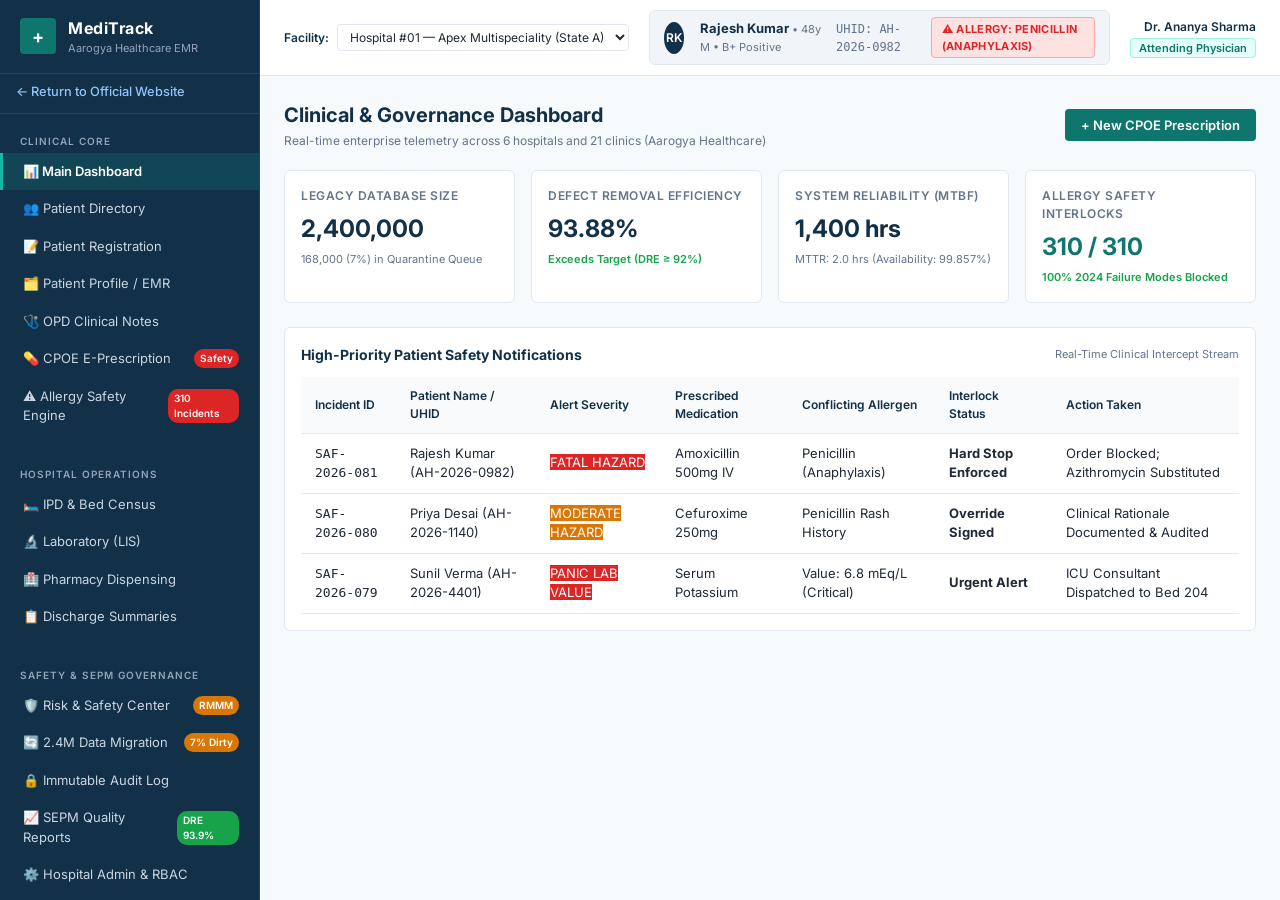
<file: ui/clinical-portal.html>
<!DOCTYPE html>
<html lang="en">
<head>
  <meta charset="UTF-8">
  <meta name="viewport" content="width=device-width, initial-scale=1.0">
  <title>MediTrack EMR — Aarogya Healthcare (SEPM Academic Prototype)</title>
  <link rel="stylesheet" href="styles.css">
  <link rel="preconnect" href="https://fonts.googleapis.com">
  <link rel="preconnect" href="https://fonts.gstatic.com" crossorigin>
  <link href="https://fonts.googleapis.com/css2?family=Inter:wght@400;500;600;700&family=JetBrains+Mono:wght@400;500&display=swap" rel="stylesheet">
</head>
<body>

  <!-- Sidebar Navigation -->
  <aside class="sidebar">
    <div class="brand-header">
      <div class="brand-icon">+</div>
      <div class="brand-text">
        <h1>MediTrack</h1>
        <span>Aarogya Healthcare EMR</span>
      </div>
    </div>

    <div style="padding: 0.5rem 1rem 0.75rem 1rem; border-bottom: 1px solid rgba(255,255,255,0.1);">
      <a href="index.html" style="color: #93c5fd; text-decoration: none; font-size: 0.8rem; display: flex; align-items: center; gap: 0.4rem; font-weight: 500;">
        &larr; Return to Official Website
      </a>
    </div>

    <div class="nav-section">
      <div class="nav-section-title">Clinical Core</div>
      <div class="nav-item active" data-target="view-dashboard">
        <span>📊 Main Dashboard</span>
      </div>
      <div class="nav-item" data-target="view-patients">
        <span>👥 Patient Directory</span>
      </div>
      <div class="nav-item" data-target="view-patient-reg">
        <span>📝 Patient Registration</span>
      </div>
      <div class="nav-item" data-target="view-patient-profile">
        <span>🗂️ Patient Profile / EMR</span>
      </div>
      <div class="nav-item" data-target="view-opd">
        <span>🩺 OPD Clinical Notes</span>
      </div>
      <div class="nav-item" data-target="view-prescription">
        <span>💊 CPOE E-Prescription</span>
        <span class="badge badge-critical">Safety</span>
      </div>
      <div class="nav-item" data-target="view-allergy-check">
        <span>⚠️ Allergy Safety Engine</span>
        <span class="badge badge-critical">310 Incidents</span>
      </div>
    </div>

    <div class="nav-section">
      <div class="nav-section-title">Hospital Operations</div>
      <div class="nav-item" data-target="view-ipd">
        <span>🛏️ IPD & Bed Census</span>
      </div>
      <div class="nav-item" data-target="view-lab">
        <span>🔬 Laboratory (LIS)</span>
      </div>
      <div class="nav-item" data-target="view-pharmacy">
        <span>🏥 Pharmacy Dispensing</span>
      </div>
      <div class="nav-item" data-target="view-discharge">
        <span>📋 Discharge Summaries</span>
      </div>
    </div>

    <div class="nav-section">
      <div class="nav-section-title">Safety & SEPM Governance</div>
      <div class="nav-item" data-target="view-risk-center">
        <span>🛡️ Risk & Safety Center</span>
        <span class="badge badge-warning">RMMM</span>
      </div>
      <div class="nav-item" data-target="view-migration">
        <span>🔄 2.4M Data Migration</span>
        <span class="badge badge-warning">7% Dirty</span>
      </div>
      <div class="nav-item" data-target="view-audit">
        <span>🔒 Immutable Audit Log</span>
      </div>
      <div class="nav-item" data-target="view-reports">
        <span>📈 SEPM Quality Reports</span>
        <span class="badge badge-success">DRE 93.9%</span>
      </div>
      <div class="nav-item" data-target="view-admin">
        <span>⚙️ Hospital Admin & RBAC</span>
      </div>
      <div class="nav-item" data-target="view-health">
        <span>🚦 CI/CD & System Health</span>
        <span class="badge badge-success">MTBF 1400h</span>
      </div>
      <div class="nav-item" data-target="view-login">
        <span>🔑 Role / Auth Switcher</span>
      </div>
    </div>
  </aside>

  <!-- Main Viewport -->
  <main class="main-viewport">
    
    <!-- Top Persistent Header -->
    <header class="top-header">
      <div class="facility-context">
        <label for="facilitySelect" style="font-weight:600; color:var(--primary-navy)">Facility:</label>
        <select id="facilitySelect" class="facility-select">
          <option>Hospital #01 — Apex Multispeciality (State A)</option>
          <option>Hospital #02 — Metro Memorial (State A)</option>
          <option>Hospital #03 — City Trauma Center (State B)</option>
          <option>Clinic #07 — East Outpatient Hub (State A)</option>
          <option>Clinic #14 — Rural Health Center (State B)</option>
          <option>Clinic #21 — Coastal Primary Care (State C)</option>
        </select>
      </div>

      <!-- Persistent Patient Safety Banner -->
      <div class="patient-safety-header">
        <div class="patient-avatar">RK</div>
        <div class="patient-info">
          <div>
            <span class="patient-name">Rajesh Kumar</span>
            <span style="font-size:11px; color:var(--text-secondary)"> • 48y M • B+ Positive</span>
          </div>
          <span class="patient-uhid">UHID: AH-2026-0982</span>
        </div>
        <div class="allergy-alert-pill">
          <span>⚠️ ALLERGY: PENICILLIN (ANAPHYLAXIS)</span>
        </div>
      </div>

      <!-- User Context -->
      <div class="user-profile-widget">
        <div style="text-align:right">
          <div style="font-weight:600; font-size:12px; color:var(--primary-navy)">Dr. Ananya Sharma</div>
          <span class="role-tag" id="currentRoleTag">Attending Physician</span>
        </div>
      </div>
    </header>

    <!-- Scrollable Screen Container -->
    <div class="screen-scroll-container">

      <!-- ======================================================== -->
      <!-- VIEW 1: MAIN DASHBOARD -->
      <!-- ======================================================== -->
      <section id="view-dashboard" class="screen-view active">
        <div class="page-title-bar">
          <div>
            <h2>Clinical & Governance Dashboard</h2>
            <p>Real-time enterprise telemetry across 6 hospitals and 21 clinics (Aarogya Healthcare)</p>
          </div>
          <button class="btn btn-primary" onclick="switchTab('view-prescription')">+ New CPOE Prescription</button>
        </div>

        <div class="kpi-grid">
          <div class="card">
            <div class="card-title">Legacy Database Size</div>
            <div class="card-value">2,400,000</div>
            <div class="card-subtext">168,000 (7%) in Quarantine Queue</div>
          </div>
          <div class="card">
            <div class="card-title">Defect Removal Efficiency</div>
            <div class="card-value highlight-safe">93.88%</div>
            <div class="card-subtext highlight-safe">Exceeds Target (DRE ≥ 92%)</div>
          </div>
          <div class="card">
            <div class="card-title">System Reliability (MTBF)</div>
            <div class="card-value">1,400 hrs</div>
            <div class="card-subtext">MTTR: 2.0 hrs (Availability: 99.857%)</div>
          </div>
          <div class="card">
            <div class="card-title">Allergy Safety Interlocks</div>
            <div class="card-value" style="color:var(--secondary-teal)">310 / 310</div>
            <div class="card-subtext highlight-safe">100% 2024 Failure Modes Blocked</div>
          </div>
        </div>

        <div class="card" style="margin-bottom:20px;">
          <div style="display:flex; justify-content:space-between; align-items:center; margin-bottom:12px;">
            <h3 style="font-size:14px; font-weight:700; color:var(--primary-navy);">High-Priority Patient Safety Notifications</h3>
            <span style="font-size:11px; color:var(--text-secondary)">Real-Time Clinical Intercept Stream</span>
          </div>
          <table class="data-table">
            <thead>
              <tr>
                <th>Incident ID</th>
                <th>Patient Name / UHID</th>
                <th>Alert Severity</th>
                <th>Prescribed Medication</th>
                <th>Conflicting Allergen</th>
                <th>Interlock Status</th>
                <th>Action Taken</th>
              </tr>
            </thead>
            <tbody>
              <tr>
                <td><code>SAF-2026-081</code></td>
                <td>Rajesh Kumar (AH-2026-0982)</td>
                <td><span class="badge badge-critical">FATAL HAZARD</span></td>
                <td>Amoxicillin 500mg IV</td>
                <td>Penicillin (Anaphylaxis)</td>
                <td><strong>Hard Stop Enforced</strong></td>
                <td>Order Blocked; Azithromycin Substituted</td>
              </tr>
              <tr>
                <td><code>SAF-2026-080</code></td>
                <td>Priya Desai (AH-2026-1140)</td>
                <td><span class="badge badge-warning">MODERATE HAZARD</span></td>
                <td>Cefuroxime 250mg</td>
                <td>Penicillin Rash History</td>
                <td><strong>Override Signed</strong></td>
                <td>Clinical Rationale Documented & Audited</td>
              </tr>
              <tr>
                <td><code>SAF-2026-079</code></td>
                <td>Sunil Verma (AH-2026-4401)</td>
                <td><span class="badge badge-critical">PANIC LAB VALUE</span></td>
                <td>Serum Potassium</td>
                <td>Value: 6.8 mEq/L (Critical)</td>
                <td><strong>Urgent Alert</strong></td>
                <td>ICU Consultant Dispatched to Bed 204</td>
              </tr>
            </tbody>
          </table>
        </div>
      </section>

      <!-- ======================================================== -->
      <!-- VIEW 2: PATIENT MANAGEMENT & DIRECTORY -->
      <!-- ======================================================== -->
      <section id="view-patients" class="screen-view">
        <div class="page-title-bar">
          <div>
            <h2>Enterprise Master Patient Directory (EMPI)</h2>
            <p>Unified cross-facility index unifying 2.4M records across 27 network locations</p>
          </div>
          <button class="btn btn-primary" onclick="switchTab('view-patient-reg')">+ Register New Patient</button>
        </div>

        <div class="card" style="margin-bottom:16px;">
          <div class="form-row" style="margin-bottom:0;">
            <div class="form-group" style="flex:2;">
              <input type="text" class="form-input" placeholder="Search by Patient UHID, Name, Phone, or National ID (Fuzzy Search Enabled)..." value="Rajesh Kumar">
            </div>
            <div class="form-group">
              <select class="form-select">
                <option>All 27 Healthcare Sites</option>
                <option>Hospital #01 (State A)</option>
                <option>Clinic #14 (State B)</option>
              </select>
            </div>
            <button class="btn btn-primary">Search Directory</button>
          </div>
        </div>

        <div class="card">
          <table class="data-table">
            <thead>
              <tr>
                <th>UHID</th>
                <th>Full Name</th>
                <th>Age / Sex</th>
                <th>Contact</th>
                <th>Originating Facility</th>
                <th>Documented Allergies</th>
                <th>Status</th>
                <th>Action</th>
              </tr>
            </thead>
            <tbody>
              <tr>
                <td><code>AH-2026-0982</code></td>
                <td><strong>Rajesh Kumar</strong></td>
                <td>48y / Male</td>
                <td>+91 98201-44512</td>
                <td>Clinic #14 (State B)</td>
                <td><span class="badge badge-critical">Penicillin (Anaphylaxis)</span></td>
                <td><span class="badge badge-success">Active OPD</span></td>
                <td><button class="btn btn-secondary" onclick="switchTab('view-patient-profile')">View Chart</button></td>
              </tr>
              <tr>
                <td><code>AH-2026-1140</code></td>
                <td><strong>Priya Desai</strong></td>
                <td>32y / Female</td>
                <td>+91 98112-99841</td>
                <td>Hospital #01 (State A)</td>
                <td><span class="badge badge-warning">Sulfa Drugs (Rash)</span></td>
                <td><span class="badge badge-success">IPD Bed 108</span></td>
                <td><button class="btn btn-secondary">View Chart</button></td>
              </tr>
              <tr>
                <td><code>AH-2026-4401</code></td>
                <td><strong>Sunil Verma</strong></td>
                <td>61y / Male</td>
                <td>+91 94220-11234</td>
                <td>Hospital #02 (State A)</td>
                <td><span class="badge badge-success">NKDA</span></td>
                <td><span class="badge badge-critical">ICU Bed 04</span></td>
                <td><button class="btn btn-secondary">View Chart</button></td>
              </tr>
            </tbody>
          </table>
        </div>
      </section>

      <!-- ======================================================== -->
      <!-- VIEW 3: PATIENT REGISTRATION -->
      <!-- ======================================================== -->
      <section id="view-patient-reg" class="screen-view">
        <div class="page-title-bar">
          <div>
            <h2>Centralized Patient Registration & Triage</h2>
            <p>Mandatory allergy verification gate enforces zero un-recorded allergy profiles</p>
          </div>
        </div>

        <div class="card">
          <form onsubmit="event.preventDefault(); alert('Patient Registered! Global UHID Generated: AH-2026-9901. Allergy Interlock Active.');">
            <h3 style="font-size:14px; font-weight:700; color:var(--primary-navy); margin-bottom:12px;">1. Demographic Data</h3>
            <div class="form-row">
              <div class="form-group">
                <label>First Name *</label>
                <input type="text" class="form-input" required value="Anil">
              </div>
              <div class="form-group">
                <label>Last Name *</label>
                <input type="text" class="form-input" required value="Patel">
              </div>
              <div class="form-group">
                <label>Date of Birth (ISO 8601) *</label>
                <input type="date" class="form-input" required value="1982-06-15">
              </div>
              <div class="form-group">
                <label>Gender *</label>
                <select class="form-select">
                  <option>Male</option>
                  <option>Female</option>
                  <option>Other</option>
                </select>
              </div>
            </div>

            <div class="form-row">
              <div class="form-group">
                <label>Blood Group *</label>
                <select class="form-select">
                  <option>O Positive (O+)</option>
                  <option>B Positive (B+)</option>
                  <option>A Positive (A+)</option>
                  <option>AB Positive (AB+)</option>
                </select>
              </div>
              <div class="form-group">
                <label>Phone Number *</label>
                <input type="tel" class="form-input" required value="+91 98450-22119">
              </div>
              <div class="form-group" style="flex:2;">
                <label>Residential Address</label>
                <input type="text" class="form-input" value="Flat 402, Green Meadows, Sector 9">
              </div>
            </div>

            <h3 style="font-size:14px; font-weight:700; color:var(--critical); margin:20px 0 12px 0;">2. Mandatory Allergy Profiling (Clinical Safety Gate)</h3>
            <div style="background-color:#FEF2F2; border:1px solid #FCA5A5; border-radius:6px; padding:16px; margin-bottom:20px;">
              <p style="font-size:12px; color:var(--critical); margin-bottom:12px; font-weight:600;">
                Safety Rule BR-MED-01: An encounter cannot be initiated without explicit clinical confirmation of known drug allergies or verified NKDA.
              </p>
              <div class="form-row">
                <div class="form-group">
                  <label>Allergy Status *</label>
                  <select class="form-select" id="regAllergyStatus" onchange="toggleRegAllergyFields()">
                    <option value="documented">Patient Has Known Drug Allergies</option>
                    <option value="nkda">Confirmed No Known Drug Allergies (NKDA)</option>
                  </select>
                </div>
                <div class="form-group" id="regAllergenGroup">
                  <label>Specific Allergen Substance *</label>
                  <input type="text" class="form-input" value="Penicillin / Beta-Lactam Antibiotics">
                </div>
                <div class="form-group" id="regReactionGroup">
                  <label>Reaction Type & Severity *</label>
                  <select class="form-select">
                    <option>Anaphylaxis (Fatal / Hard Stop)</option>
                    <option>Angioedema / Bronchospasm</option>
                    <option>Urticaria / Generalized Rash</option>
                    <option>Mild Gastrointestinal Intolerance</option>
                  </select>
                </div>
              </div>
            </div>

            <div style="display:flex; justify-content:flex-end; gap:12px;">
              <button type="button" class="btn btn-secondary" onclick="switchTab('view-patients')">Cancel</button>
              <button type="submit" class="btn btn-primary">Generate UHID & Complete Registration</button>
            </div>
          </form>
        </div>
      </section>

      <!-- ======================================================== -->
      <!-- VIEW 4: PATIENT PROFILE / LONGITUDINAL EMR -->
      <!-- ======================================================== -->
      <section id="view-patient-profile" class="screen-view">
        <div class="page-title-bar">
          <div>
            <h2>Longitudinal Clinical Profile</h2>
            <p>Chronological encounter history across Aarogya Healthcare network (6 Hospitals, 21 Clinics)</p>
          </div>
          <button class="btn btn-primary" onclick="switchTab('view-prescription')">+ Prescribe Medication</button>
        </div>

        <div style="display:grid; grid-template-columns:300px 1fr; gap:20px;">
          <!-- Patient Summary Card -->
          <div class="card">
            <h3 style="font-size:14px; font-weight:700; color:var(--primary-navy); margin-bottom:12px;">Patient Dossier</h3>
            <div style="text-align:center; padding:16px 0; border-bottom:1px solid var(--border-color);">
              <div style="width:64px; height:64px; background-color:var(--primary-navy); color:#FFF; font-size:24px; font-weight:700; border-radius:50%; display:flex; align-items:center; justify-content:center; margin:0 auto 10px auto;">RK</div>
              <h4 style="font-size:16px; color:var(--primary-navy);">Rajesh Kumar</h4>
              <p style="font-size:12px; color:var(--text-secondary);">UHID: AH-2026-0982</p>
            </div>
            <div style="padding:14px 0; font-size:12px; line-height:1.8;">
              <div><strong>Age / Sex:</strong> 48 Years / Male</div>
              <div><strong>Blood Group:</strong> B Positive (B+)</div>
              <div><strong>Emergency Contact:</strong> Sunita Kumar (Wife)</div>
              <div><strong>Emergency Phone:</strong> +91 98201-99881</div>
              <div><strong>Primary Care Clinic:</strong> Clinic #14 (State B)</div>
              <div style="margin-top:12px; padding:10px; background-color:#FEE2E2; border-radius:4px; border:1px solid #FCA5A5;">
                <strong style="color:var(--critical);">Documented Allergies:</strong>
                <p style="color:var(--critical); font-weight:600;">• Penicillin (Anaphylactic Shock, 2021)</p>
              </div>
            </div>
          </div>

          <!-- Longitudinal Timeline -->
          <div class="card">
            <h3 style="font-size:14px; font-weight:700; color:var(--primary-navy); margin-bottom:14px;">Clinical Timeline (Zero Lost Records)</h3>
            <div style="border-left:2px solid var(--secondary-teal); padding-left:16px; margin-left:8px;">
              
              <div style="margin-bottom:20px; position:relative;">
                <div style="position:absolute; left:-23px; top:2px; width:12px; height:12px; background-color:var(--secondary-teal); border-radius:50%;"></div>
                <div style="font-size:11px; color:var(--text-secondary);">Today, 10:30 AM — Hospital #01 (State A)</div>
                <h4 style="font-size:13px; font-weight:700; color:var(--primary-navy);">Emergency OPD Consultation (Chief Complaint: Acute Bronchitis)</h4>
                <p style="font-size:12px; color:var(--text-primary); margin-top:4px;">Dr. Ananya Sharma examined patient. Vitals: BP 130/84, SpO2 96%, Pulse 82 bpm. CPOE initiated.</p>
              </div>

              <div style="margin-bottom:20px; position:relative;">
                <div style="position:absolute; left:-23px; top:2px; width:12px; height:12px; background-color:var(--secondary-teal); border-radius:50%;"></div>
                <div style="font-size:11px; color:var(--text-secondary);">2025-08-14 — Clinic #14 (State B)</div>
                <h4 style="font-size:13px; font-weight:700; color:var(--primary-navy);">Routine Follow-up & Allergy Re-Verification</h4>
                <p style="font-size:12px; color:var(--text-primary); margin-top:4px;">Nurse Deepa logged verified Penicillin allergy into global EMPI. Record successfully synchronized across network.</p>
              </div>

              <div style="margin-bottom:10px; position:relative;">
                <div style="position:absolute; left:-23px; top:2px; width:12px; height:12px; background-color:var(--secondary-teal); border-radius:50%;"></div>
                <div style="font-size:11px; color:var(--text-secondary);">2021-03-10 — Hospital #03 (State B)</div>
                <h4 style="font-size:13px; font-weight:700; color:var(--critical);">Adverse Drug Reaction Incident (Legacy Archive Ingestion)</h4>
                <p style="font-size:12px; color:var(--text-primary); margin-top:4px;">Patient developed acute anaphylaxis post-IV Ampicillin. Successfully resuscitated. Migrated from legacy FoxPro memo notes.</p>
              </div>

            </div>
          </div>
        </div>
      </section>

      <!-- ======================================================== -->
      <!-- VIEW 5: OPD CLINICAL WORKFLOW & RAPID TRIAGE -->
      <!-- ======================================================== -->
      <section id="view-opd" class="screen-view">
        <div class="page-title-bar">
          <div>
            <h2>Outpatient (OPD) Consultation & Rapid Vitals</h2>
            <p>Designed to satisfy CMO Mandate: Rapid triage entry usable within 20 minutes of nurse training</p>
          </div>
          <button class="btn btn-primary" onclick="alert('SOAP Note Signed & Cryptographically Locked!')">Sign & Lock Note</button>
        </div>

        <div class="card" style="margin-bottom:20px;">
          <h3 style="font-size:13px; font-weight:700; color:var(--secondary-teal); margin-bottom:12px;">Rapid Bedside Triage Vitals (Recorded in &le; 45 Seconds)</h3>
          <div class="form-row">
            <div class="form-group">
              <label>Blood Pressure (mmHg)</label>
              <input type="text" class="form-input" value="128 / 82">
            </div>
            <div class="form-group">
              <label>Pulse (bpm)</label>
              <input type="number" class="form-input" value="78">
            </div>
            <div class="form-group">
              <label>SpO2 (%)</label>
              <input type="number" class="form-input" value="98">
            </div>
            <div class="form-group">
              <label>Temperature (°F)</label>
              <input type="number" class="form-input" value="98.6">
            </div>
            <div class="form-group">
              <label>Weight (kg)</label>
              <input type="number" class="form-input" value="74.5">
            </div>
          </div>
        </div>

        <div class="card">
          <h3 style="font-size:13px; font-weight:700; color:var(--primary-navy); margin-bottom:12px;">Structured Clinical SOAP Documentation</h3>
          <div class="form-group" style="margin-bottom:14px;">
            <label>Subjective (Chief Complaint & History of Present Illness)</label>
            <textarea class="form-textarea" rows="2">Patient reports 3-day history of productive cough, mild chest tightness, and low-grade evening fever. Denies hemoptysis or shortness of breath at rest.</textarea>
          </div>
          <div class="form-group" style="margin-bottom:14px;">
            <label>Objective (Physical Examination & Diagnostic Observations)</label>
            <textarea class="form-textarea" rows="2">Bilateral vesicular breath sounds. Scattered end-expiratory wheezing over right lower lung field. Heart sounds S1 S2 regular.</textarea>
          </div>
          <div class="form-row">
            <div class="form-group" style="flex:2;">
              <label>Assessment & Primary Diagnosis (ICD-10 Coded)</label>
              <input type="text" class="form-input" value="J20.9 - Acute Bronchitis, Unspecified">
            </div>
            <div class="form-group">
              <label>Acuity Level</label>
              <select class="form-select">
                <option>Acuity 3 (Urgent Outpatient)</option>
                <option>Acuity 2 (Emergency Alert)</option>
              </select>
            </div>
          </div>
          <div class="form-group">
            <label>Plan & Recommendations</label>
            <textarea class="form-textarea" rows="2">Initiate oral macrolide antibiotic coverage (avoiding all Beta-Lactams due to verified Penicillin anaphylaxis). Follow up in 5 days.</textarea>
          </div>
        </div>
      </section>

      <!-- ======================================================== -->
      <!-- VIEW 6: CPOE E-PRESCRIPTION STUDIO -->
      <!-- ======================================================== -->
      <section id="view-prescription" class="screen-view">
        <div class="page-title-bar">
          <div>
            <h2>CPOE Electronic Prescription Studio</h2>
            <p>Computerized Physician Order Entry with Synchronous Drug-Allergy & Dosage Boundary Verification</p>
          </div>
        </div>

        <!-- Safety Demonstration Controller -->
        <div class="card" style="background-color:#F0FDF4; border:1px solid #86EFAC; margin-bottom:20px;">
          <h3 style="font-size:13px; font-weight:700; color:#166534; margin-bottom:6px;">Clinical Safety Simulation Demonstrator</h3>
          <p style="font-size:12px; color:#15803D; margin-bottom:10px;">
            This interactive simulator demonstrates how MediTrack handles the fatal failure mode responsible for the <strong>310 prescribing incidents in 2024</strong>.
          </p>
          <div style="display:flex; gap:10px;">
            <button class="btn btn-critical" onclick="simulateAllergyConflict()">Simulate Test: Prescribe Amoxicillin (Trigger Penicillin Hard Stop)</button>
            <button class="btn btn-primary" onclick="simulateSafePrescription()">Simulate Test: Prescribe Azithromycin (Safe Alternative)</button>
          </div>
        </div>

        <div class="card" style="margin-bottom:20px;">
          <h3 style="font-size:14px; font-weight:700; color:var(--primary-navy); margin-bottom:14px;">Medication Order Form</h3>
          <div class="form-row">
            <div class="form-group" style="flex:2;">
              <label>Medication (Generic / Formulary Search) *</label>
              <input type="text" id="rxMedName" class="form-input" value="Azithromycin 500mg Oral Tablet">
            </div>
            <div class="form-group">
              <label>Dosage (mg) [Tested against BVA] *</label>
              <input type="number" id="rxDoseMg" class="form-input" value="500" min="125" max="1000">
            </div>
            <div class="form-group">
              <label>Frequency *</label>
              <select class="form-select">
                <option>OD (Once Daily)</option>
                <option>BD (Twice Daily)</option>
                <option>TDS (Three Times Daily)</option>
                <option>STAT (Immediately)</option>
              </select>
            </div>
            <div class="form-group">
              <label>Duration *</label>
              <select class="form-select">
                <option>3 Days</option>
                <option>5 Days</option>
                <option>7 Days</option>
              </select>
            </div>
          </div>

          <div id="rxSafetyStatusBanner" style="padding:12px; background-color:#ECFDF5; border:1px solid #A7F3D0; border-radius:4px; margin-bottom:16px;">
            <div style="display:flex; align-items:center; gap:8px;">
              <span style="color:var(--success); font-weight:700; font-size:16px;">✓</span>
              <div>
                <strong style="color:var(--success); font-size:12px;">Safety Checks Passed: No Allergy or Drug Interaction Detected</strong>
                <p style="font-size:11px; color:#065F46;">Drug class (Macrolide) is safe for patient with documented Beta-Lactam / Penicillin allergy.</p>
              </div>
            </div>
          </div>

          <div style="display:flex; justify-content:space-between; align-items:center;">
            <span style="font-size:11px; color:var(--text-secondary);">Decoupled Billing: Generates asynchronous PrescriptionIssuedEvent upon signature.</span>
            <button id="rxSubmitBtn" class="btn btn-primary" onclick="submitPrescriptionSuccess()">Sign & Issue E-Prescription</button>
          </div>
        </div>

        <div class="card">
          <h3 style="font-size:13px; font-weight:700; color:var(--primary-navy); margin-bottom:10px;">Active Prescription Items for this Encounter</h3>
          <table class="data-table">
            <thead>
              <tr>
                <th>Drug Code</th>
                <th>Medication Name</th>
                <th>Dose</th>
                <th>Route</th>
                <th>Frequency</th>
                <th>Allergy Clearance</th>
                <th>Status</th>
              </tr>
            </thead>
            <tbody id="activeRxTableBody">
              <tr>
                <td><code>AZITH-500</code></td>
                <td>Azithromycin 500mg Tablet</td>
                <td>500 mg</td>
                <td>Oral</td>
                <td>OD x 3 Days</td>
                <td><span class="badge badge-success">CLEARED (Safe)</span></td>
                <td><span class="badge badge-success">SIGNED / TRANSMITTED</span></td>
              </tr>
            </tbody>
          </table>
        </div>
      </section>

      <!-- ======================================================== -->
      <!-- VIEW 7: ALLERGY SAFETY ENGINE & DECISION TABLE INTERFACE -->
      <!-- ======================================================== -->
      <section id="view-allergy-check" class="screen-view">
        <div class="page-title-bar">
          <div>
            <h2>Clinical Allergy Safety Engine & Decision Interlock</h2>
            <p>Verification engine preventing the 310 prescribing incidents recorded in 2024</p>
          </div>
        </div>

        <div class="kpi-grid">
          <div class="card" style="border-left:4px solid var(--critical)">
            <div class="card-title">2024 Historical Baseline</div>
            <div class="card-value highlight-critical">310 Incidents</div>
            <div class="card-subtext">Traced to Missing Allergy History</div>
          </div>
          <div class="card" style="border-left:4px solid var(--success)">
            <div class="card-title">MediTrack Intercept Rate</div>
            <div class="card-value highlight-safe">100.0%</div>
            <div class="card-subtext">Zero Preventable Incidents Permitted</div>
          </div>
          <div class="card" style="border-left:4px solid var(--secondary-teal)">
            <div class="card-title">Safety Rule Latency</div>
            <div class="card-value">142 ms</div>
            <div class="card-subtext">Well Below SLA Target (&le; 800 ms)</div>
          </div>
        </div>

        <div class="card">
          <h3 style="font-size:14px; font-weight:700; color:var(--primary-navy); margin-bottom:12px;">Active Safety Rule Engine & Chemical Cross-Reactivity Matrix</h3>
          <table class="data-table">
            <thead>
              <tr>
                <th>Rule ID</th>
                <th>Documented Patient Allergen</th>
                <th>Proposed Prescribed Drug</th>
                <th>Reaction Severity</th>
                <th>Chemical Cross-Reactivity</th>
                <th>Enforced Safety Action</th>
              </tr>
            </thead>
            <tbody>
              <tr style="background-color:#FEF2F2;">
                <td><code>RULE-AL-01</code></td>
                <td>Penicillin G / V</td>
                <td>Amoxicillin / Ampicillin</td>
                <td><span class="badge badge-critical">Anaphylaxis</span></td>
                <td>Direct Chemical Match (100%)</td>
                <td><strong>HARD STOP (Submission Blocked)</strong></td>
              </tr>
              <tr style="background-color:#FFFBEB;">
                <td><code>RULE-AL-02</code></td>
                <td>Penicillin</td>
                <td>Cefazolin / Cephalexin</td>
                <td><span class="badge badge-warning">Urticarial Rash</span></td>
                <td>Beta-Lactam Ring Cross-Reaction (~10%)</td>
                <td><strong>Amber Warning + Mandatory Override</strong></td>
              </tr>
              <tr>
                <td><code>RULE-AL-03</code></td>
                <td>Penicillin</td>
                <td>Azithromycin / Ciprofloxacin</td>
                <td><span class="badge badge-critical">Anaphylaxis</span></td>
                <td>Zero Cross-Reactivity (Macrolide / Quinolone)</td>
                <td><span class="badge badge-success">Cleared (Green Checkmark)</span></td>
              </tr>
              <tr style="background-color:#FFFBEB;">
                <td><code>RULE-AL-04</code></td>
                <td>Sulfa Drugs (Sulfonamides)</td>
                <td>Trimethoprim-Sulfamethoxazole</td>
                <td><span class="badge badge-warning">Severe Dermatitis</span></td>
                <td>Direct Substance Match</td>
                <td><strong>Amber Warning + Mandatory Override</strong></td>
              </tr>
            </tbody>
          </table>
        </div>
      </section>

      <!-- ======================================================== -->
      <!-- VIEW 8: IPD & BED MANAGEMENT -->
      <!-- ======================================================== -->
      <section id="view-ipd" class="screen-view">
        <div class="page-title-bar">
          <div>
            <h2>Inpatient Department (IPD) & Bed Census</h2>
            <p>Real-time bed allocation and occupancy across General, HDU, ICU, and Private Wards</p>
          </div>
        </div>

        <div class="kpi-grid">
          <div class="card">
            <div class="card-title">Total Bed Capacity</div>
            <div class="card-value">250 Beds</div>
            <div class="card-subtext">Hospital #01 Main Facility</div>
          </div>
          <div class="card">
            <div class="card-title">Current Occupancy</div>
            <div class="card-value">84.8%</div>
            <div class="card-subtext">212 Beds Occupied</div>
          </div>
          <div class="card">
            <div class="card-title">Available for Admission</div>
            <div class="card-value highlight-safe">31 Beds</div>
            <div class="card-subtext">7 Beds in Sanitization Queue</div>
          </div>
        </div>

        <div class="card">
          <h3 style="font-size:14px; font-weight:700; color:var(--primary-navy); margin-bottom:12px;">Ward Bed Visual Census Map</h3>
          <div style="display:grid; grid-template-columns:repeat(auto-fill, minmax(130px, 1fr)); gap:12px;">
            <div style="padding:12px; border:1px solid #FCA5A5; background-color:#FEE2E2; border-radius:4px; text-align:center;">
              <div style="font-weight:700; font-size:14px; color:var(--critical);">Bed 101</div>
              <span style="font-size:11px; color:#991B1B;">Occupied (ICU)</span>
            </div>
            <div style="padding:12px; border:1px solid #FCA5A5; background-color:#FEE2E2; border-radius:4px; text-align:center;">
              <div style="font-weight:700; font-size:14px; color:var(--critical);">Bed 102</div>
              <span style="font-size:11px; color:#991B1B;">Occupied (HDU)</span>
            </div>
            <div style="padding:12px; border:1px solid #86EFAC; background-color:#DCFCE7; border-radius:4px; text-align:center; cursor:pointer;" onclick="alert('Bed 103 selected for admission assignment.')">
              <div style="font-weight:700; font-size:14px; color:var(--success);">Bed 103</div>
              <span style="font-size:11px; color:#166534;">Available (General)</span>
            </div>
            <div style="padding:12px; border:1px solid #FDE68A; background-color:#FEF3C7; border-radius:4px; text-align:center;">
              <div style="font-weight:700; font-size:14px; color:var(--warning);">Bed 104</div>
              <span style="font-size:11px; color:#92400E;">Cleaning / Sanitizing</span>
            </div>
            <div style="padding:12px; border:1px solid #86EFAC; background-color:#DCFCE7; border-radius:4px; text-align:center; cursor:pointer;">
              <div style="font-weight:700; font-size:14px; color:var(--success);">Bed 105</div>
              <span style="font-size:11px; color:#166534;">Available (Private)</span>
            </div>
          </div>
        </div>
      </section>

      <!-- ======================================================== -->
      <!-- VIEW 9: LABORATORY (LIS) -->
      <!-- ======================================================== -->
      <section id="view-lab" class="screen-view">
        <div class="page-title-bar">
          <div>
            <h2>Laboratory Information System (LIS)</h2>
            <p>Diagnostic orders, barcode accessioning, and automated panic lab value alerting</p>
          </div>
        </div>

        <div class="card">
          <table class="data-table">
            <thead>
              <tr>
                <th>Accession #</th>
                <th>Patient UHID</th>
                <th>Test Panel</th>
                <th>Sample Barcode</th>
                <th>Result Value</th>
                <th>Biological Ref Range</th>
                <th>Diagnostic Flag</th>
                <th>Pathologist Status</th>
              </tr>
            </thead>
            <tbody>
              <tr style="background-color:#FEF2F2;">
                <td><code>LAB-2026-9041</code></td>
                <td>Sunil Verma (AH-2026-4401)</td>
                <td>Serum Electrolytes (Potassium)</td>
                <td><code>BAR-99812401</code></td>
                <td><strong>6.8 mEq/L</strong></td>
                <td>3.5 - 5.1 mEq/L</td>
                <td><span class="badge badge-critical">CRITICAL PANIC</span></td>
                <td>Verified (Alert Dispatched)</td>
              </tr>
              <tr>
                <td><code>LAB-2026-9042</code></td>
                <td>Rajesh Kumar (AH-2026-0982)</td>
                <td>Complete Blood Count (WBC)</td>
                <td><code>BAR-99812402</code></td>
                <td>11.2 x10³/µL</td>
                <td>4.5 - 11.0 x10³/µL</td>
                <td><span class="badge badge-warning">Mild Leukocytosis</span></td>
                <td>Validated & Signed</td>
              </tr>
              <tr>
                <td><code>LAB-2026-9043</code></td>
                <td>Priya Desai (AH-2026-1140)</td>
                <td>C-Reactive Protein (CRP)</td>
                <td><code>BAR-99812403</code></td>
                <td>4.2 mg/L</td>
                <td>&lt; 5.0 mg/L</td>
                <td><span class="badge badge-success">Normal</span></td>
                <td>Validated & Signed</td>
              </tr>
            </tbody>
          </table>
        </div>
      </section>

      <!-- ======================================================== -->
      <!-- VIEW 10: PHARMACY DISPENSING -->
      <!-- ======================================================== -->
      <section id="view-pharmacy" class="screen-view">
        <div class="page-title-bar">
          <div>
            <h2>Pharmacy Dispensing & Barcode Verification</h2>
            <p>Secondary safety check: Barcode scanning guarantees physical medication matches electronic prescription</p>
          </div>
        </div>

        <div class="card">
          <table class="data-table">
            <thead>
              <tr>
                <th>Prescription ID</th>
                <th>Patient Name</th>
                <th>Medication Prescribed</th>
                <th>Dosage & Route</th>
                <th>Verified Allergies</th>
                <th>Barcode Verification</th>
                <th>Dispensing Action</th>
              </tr>
            </thead>
            <tbody>
              <tr>
                <td><code>RX-2026-7841</code></td>
                <td>Rajesh Kumar (AH-2026-0982)</td>
                <td>Azithromycin 500mg Tablet</td>
                <td>500mg Oral OD x 3d</td>
                <td><span class="badge badge-critical">Penicillin Allergy</span></td>
                <td><span class="badge badge-success">Matched: 890123456789</span></td>
                <td><button class="btn btn-primary" onclick="alert('Medication Dispensed! Barcode Verified. Asynchronous event dispatched to billing adapter.')">Dispense Medication</button></td>
              </tr>
              <tr>
                <td><code>RX-2026-7840</code></td>
                <td>Priya Desai (AH-2026-1140)</td>
                <td>Cefuroxime 250mg Tablet</td>
                <td>250mg Oral BD x 5d</td>
                <td><span class="badge badge-warning">Sulfa Allergy</span></td>
                <td><span class="badge badge-success">Matched: 890987654321</span></td>
                <td><button class="btn btn-primary">Dispense Medication</button></td>
              </tr>
            </tbody>
          </table>
        </div>
      </section>

      <!-- ======================================================== -->
      <!-- VIEW 11: DISCHARGE SUMMARY -->
      <!-- ======================================================== -->
      <section id="view-discharge" class="screen-view">
        <div class="page-title-bar">
          <div>
            <h2>Inpatient Discharge Summary & Reconciliation</h2>
            <p>Generates legal clinical handover, take-home medication reconciliation, and follow-up directives</p>
          </div>
          <button class="btn btn-primary" onclick="alert('Discharge Summary Signed! PDF generated and bed released for housekeeping.')">Sign & Finalize Discharge</button>
        </div>

        <div class="card">
          <div class="form-row">
            <div class="form-group">
              <label>Admission Date</label>
              <input type="text" class="form-input" value="2026-09-26" readonly>
            </div>
            <div class="form-group">
              <label>Discharge Date</label>
              <input type="text" class="form-input" value="2026-10-01" readonly>
            </div>
            <div class="form-group">
              <label>Attending Consultant</label>
              <input type="text" class="form-input" value="Dr. Ananya Sharma (MD Internal Med)" readonly>
            </div>
          </div>

          <div class="form-group" style="margin-bottom:14px;">
            <label>Hospital Course Summary</label>
            <textarea class="form-textarea" rows="3">Patient admitted with acute bacterial bronchitis. Successfully treated with 5-day IV macrolide therapy. Vitals normalized. All Beta-Lactam antibiotics strictly avoided due to documented Penicillin anaphylaxis history.</textarea>
          </div>

          <div class="form-group" style="margin-bottom:14px;">
            <label>Reconciled Take-Home Medications</label>
            <textarea class="form-textarea" rows="2">1. Azithromycin 500mg Oral OD x 2 remaining days.
2. Paracetamol 650mg Oral SOS for fever.
3. Levocetirizine 5mg Oral OD at bedtime.</textarea>
          </div>

          <div class="form-group">
            <label>Follow-Up Plan & Emergency Red Flags</label>
            <textarea class="form-textarea" rows="2">Return to OPD Clinic #14 in 7 days for chest auscultation review. Emergency ER visit required if fever > 102°F or acute dyspnea occurs.</textarea>
          </div>
        </div>
      </section>

      <!-- ======================================================== -->
      <!-- VIEW 12: IMMUTABLE AUDIT LOG -->
      <!-- ======================================================== -->
      <section id="view-audit" class="screen-view">
        <div class="page-title-bar">
          <div>
            <h2>Immutable Clinical Audit Trail Explorer</h2>
            <p>Cryptographically chained SHA-256 ledger ensuring zero silent edits and complete legal admissibility</p>
          </div>
          <button class="btn btn-secondary" onclick="alert('Cryptographic Chain Audit Verified: 100% Hash Consistency across 42,910 blocks.')">Verify Hash Integrity</button>
        </div>

        <div class="card">
          <table class="data-table">
            <thead>
              <tr>
                <th>Block #</th>
                <th>Timestamp (UTC)</th>
                <th>User Principal</th>
                <th>Role / Facility</th>
                <th>Action Type</th>
                <th>Resource Target</th>
                <th>Chained Hash (SHA-256)</th>
              </tr>
            </thead>
            <tbody>
              <tr>
                <td><code>#42910</code></td>
                <td>2026-10-01 11:42:09</td>
                <td><code>dr.ananya</code></td>
                <td>Doctor / Hosp #01</td>
                <td><span class="badge badge-success">PRESCRIPTION_SIGN</span></td>
                <td>Rx-2026-7841</td>
                <td><code style="font-size:11px;">7f9a...3b21</code></td>
              </tr>
              <tr>
                <td><code>#42909</code></td>
                <td>2026-10-01 11:41:55</td>
                <td><code>system.safety</code></td>
                <td>Engine / Cluster</td>
                <td><span class="badge badge-critical">SAFETY_INTERLOCK</span></td>
                <td>AllergyCheck: AH-2026-0982</td>
                <td><code style="font-size:11px;">e4c1...889f</code></td>
              </tr>
              <tr>
                <td><code>#42908</code></td>
                <td>2026-10-01 11:39:12</td>
                <td><code>nurse.deepa</code></td>
                <td>Nurse / Clinic #14</td>
                <td><span class="badge badge-warning">VITALS_RECORD</span></td>
                <td>Encounter: ENC-9014</td>
                <td><code style="font-size:11px;">91ab...0012</code></td>
              </tr>
            </tbody>
          </table>
        </div>
      </section>

      <!-- ======================================================== -->
      <!-- VIEW 13: RISK & PATIENT SAFETY CENTER -->
      <!-- ======================================================== -->
      <section id="view-risk-center" class="screen-view">
        <div class="page-title-bar">
          <div>
            <h2>Risk & Patient Safety Center (RMMM Live Tracker)</h2>
            <p>Continuous monitoring and active mitigation of Top 3 safety-critical project risks</p>
          </div>
        </div>

        <div class="kpi-grid">
          <div class="card" style="border-top:4px solid var(--critical)">
            <div class="card-title">Risk R-01 (Allergy Failure)</div>
            <div class="card-value">Exposure: 20</div>
            <div class="card-subtext highlight-safe">RMMM Plan: ACTIVE (0 Incidents)</div>
          </div>
          <div class="card" style="border-top:4px solid var(--critical)">
            <div class="card-title">Risk R-02 (2.4M Migration)</div>
            <div class="card-value">Exposure: 20</div>
            <div class="card-subtext highlight-safe">RMMM Plan: ACTIVE (168k Quarantined)</div>
          </div>
          <div class="card" style="border-top:4px solid var(--warning)">
            <div class="card-title">Risk R-03 (Audit Tampering)</div>
            <div class="card-value">Exposure: 15</div>
            <div class="card-subtext highlight-safe">RMMM Plan: ACTIVE (SHA-256 Chained)</div>
          </div>
        </div>

        <div class="card">
          <h3 style="font-size:14px; font-weight:700; color:var(--primary-navy); margin-bottom:12px;">Top 3 RMMM Execution Status</h3>
          <table class="data-table">
            <thead>
              <tr>
                <th>Risk ID</th>
                <th>Critical Hazard</th>
                <th>Reduction Strategy</th>
                <th>Continuous Monitoring</th>
                <th>Contingency Trigger</th>
              </tr>
            </thead>
            <tbody>
              <tr>
                <td><strong>R-01</strong></td>
                <td>Prescribing incident due to missing allergy (310 baseline)</td>
                <td>Hard stop interlock; cross-sensitivity rule engine; mandatory allergy gate.</td>
                <td>Automated audit interceptor monitoring 100% CPOE orders.</td>
                <td>Any unflagged allergy prescribing attempt suspends CPOE session.</td>
              </tr>
              <tr>
                <td><strong>R-02</strong></td>
                <td>Corruption of 2.4M rows (7% malformed dates/IDs)</td>
                <td>Isolated staging; heuristic date normalization; 168k quarantine queue.</td>
                <td>Automated checksum delta reconciliation script.</td>
                <td>Checksum variance > 0 freezes automated migration pipeline.</td>
              </tr>
              <tr>
                <td><strong>R-03</strong></td>
                <td>Legal inadmissibility due to silent note modification</td>
                <td>Append-only SHA-256 hash chaining; database trigger prohibits UPDATE.</td>
                <td>Nightly automated Merkle DAG verification scan.</td>
                <td>Hash discrepancy triggers immediate forensic database read-lock.</td>
              </tr>
            </tbody>
          </table>
        </div>
      </section>

      <!-- ======================================================== -->
      <!-- VIEW 14: 2.4M LEGACY DATA MIGRATION DASHBOARD -->
      <!-- ======================================================== -->
      <section id="view-migration" class="screen-view">
        <div class="page-title-bar">
          <div>
            <h2>Legacy Data Migration & 7% Quarantine Console</h2>
            <p>Tracking the extraction, transformation, quarantine, and reconciliation of 2.4 Million patient records</p>
          </div>
          <button class="btn btn-primary" onclick="alert('Quarantine Batch Review Opened: 168,000 problematic records segregated with zero production data corruption.')">Open Quarantine Review</button>
        </div>

        <div class="kpi-grid">
          <div class="card">
            <div class="card-title">Total Legacy Source Rows</div>
            <div class="card-value">2,400,000</div>
            <div class="card-subtext">FoxPro (2), Excel (3), Paper (1)</div>
          </div>
          <div class="card">
            <div class="card-title">Clean Records Ingested</div>
            <div class="card-value highlight-safe">2,232,000</div>
            <div class="card-subtext">93.0% Conforming (ISO 8601 Dates)</div>
          </div>
          <div class="card">
            <div class="card-title">Quarantined Records (7%)</div>
            <div class="card-value highlight-critical">168,000</div>
            <div class="card-subtext">Malformed Dates & Duplicate IDs</div>
          </div>
          <div class="card">
            <div class="card-title">Reconciliation Accuracy</div>
            <div class="card-value">100.0%</div>
            <div class="card-subtext">0% Lost Rows Across 27 Sites</div>
          </div>
        </div>

        <div class="card">
          <h3 style="font-size:14px; font-weight:700; color:var(--primary-navy); margin-bottom:12px;">Problematic Data Breakdown (The 7% Quarantine Queue)</h3>
          <table class="data-table">
            <thead>
              <tr>
                <th>Error Code</th>
                <th>Defect Category</th>
                <th>Affected Record Count</th>
                <th>Percentage of Errors</th>
                <th>Cleansing / Reconciliation Protocol</th>
              </tr>
            </thead>
            <tbody>
              <tr>
                <td><code>ERR_DATE_2DIGIT</code></td>
                <td>FoxPro 2-digit ambiguous year (e.g. 14/08/99)</td>
                <td>54,200 rows</td>
                <td>32.3%</td>
                <td>Heuristic century pivot applied (Year > 25 = 1900s).</td>
              </tr>
              <tr>
                <td><code>ERR_DATE_ZERO</code></td>
                <td>Placeholder or invalid date string (00/00/0000)</td>
                <td>41,800 rows</td>
                <td>24.9%</td>
                <td>Quarantined; routed to dual-entry paper audit.</td>
              </tr>
              <tr>
                <td><code>ERR_ID_COLLISION</code></td>
                <td>Colliding local patient IDs across FoxPro & Excel</td>
                <td>48,600 rows</td>
                <td>28.9%</td>
                <td>Levenshtein matching; new unique 12-digit UHID issued.</td>
              </tr>
              <tr>
                <td><code>ERR_ORPHAN_RX</code></td>
                <td>Prescription record missing master patient foreign key</td>
                <td>23,400 rows</td>
                <td>13.9%</td>
                <td>Archived to orphaned clinical ledger for manual review.</td>
              </tr>
            </tbody>
          </table>
        </div>
      </section>

      <!-- ======================================================== -->
      <!-- VIEW 15: SEPM QUALITY & COCOMO REPORTS -->
      <!-- ======================================================== -->
      <section id="view-reports" class="screen-view">
        <div class="page-title-bar">
          <div>
            <h2>SEPM Quality, COCOMO & Reliability Analytics</h2>
            <p>Mathematical engineering reports demonstrating compliance with course objectives and faculty parameters</p>
          </div>
        </div>

        <div class="kpi-grid">
          <div class="card">
            <div class="card-title">COCOMO Schedule ($T_{dev}$)</div>
            <div class="card-value">16.47 Mos</div>
            <div class="card-subtext highlight-safe">Within CFO 18-Month Limit (+1.5m buffer)</div>
          </div>
          <div class="card">
            <div class="card-title">Defect Removal Efficiency</div>
            <div class="card-value highlight-safe">93.88%</div>
            <div class="card-subtext">Faculty Target: DRE &ge; 92.0%</div>
          </div>
          <div class="card">
            <div class="card-title">Operational Availability</div>
            <div class="card-value">99.857%</div>
            <div class="card-subtext">Derived from MTBF 1400h / MTTR 2h</div>
          </div>
          <div class="card">
            <div class="card-title">Project Size Baseline</div>
            <div class="card-value">46 KLOC</div>
            <div class="card-subtext">Productivity: 210.5 LOC/PM</div>
          </div>
        </div>

        <div class="card">
          <h3 style="font-size:14px; font-weight:700; color:var(--primary-navy); margin-bottom:12px;">Basic COCOMO Formula Verification</h3>
          <div style="font-family:'JetBrains Mono', monospace; font-size:12px; background-color:#F8FAFC; padding:16px; border-radius:4px; border:1px solid var(--border-color); line-height:1.8;">
            <div>Mode: Semi-Detached (Justified: Medium-Experienced Team, Regulated Clinical Workflow)</div>
            <div>Effort  (E)    = 3.0 * (46)^1.12    = 3.0 * 72.825 = 218.48 Person-Months</div>
            <div>Duration(Tdev) = 2.5 * (218.48)^0.35 = 2.5 * 6.588  = 16.47 Months (Ceiling: 18.00 Months)</div>
            <div>Staffing(SS)   = E / Tdev           = 218.48 / 16.47 = 13.26 Full-Time Engineers</div>
            <div style="color:var(--success); font-weight:700; margin-top:8px;">✓ Schedule fits comfortably within CFO 18-month ceiling with 1.53-month regulatory buffer.</div>
          </div>
        </div>
      </section>

      <!-- ======================================================== -->
      <!-- VIEW 16: HOSPITAL ADMIN & RBAC -->
      <!-- ======================================================== -->
      <section id="view-admin" class="screen-view">
        <div class="page-title-bar">
          <div>
            <h2>Hospital Administration & RBAC Security Matrix</h2>
            <p>Granular role-based access control protecting clinical confidentiality across 27 institutions</p>
          </div>
        </div>

        <div class="card">
          <table class="data-table">
            <thead>
              <tr>
                <th>Clinical / Admin Role</th>
                <th>Patient Search (EMPI)</th>
                <th>OPD / IPD Notes</th>
                <th>CPOE Prescribing</th>
                <th>Allergy Override</th>
                <th>Lab Validation</th>
                <th>Dispensing</th>
                <th>Audit Log Access</th>
              </tr>
            </thead>
            <tbody>
              <tr>
                <td><strong>Attending Doctor</strong></td>
                <td><span class="badge badge-success">READ</span></td>
                <td><span class="badge badge-success">READ/WRITE</span></td>
                <td><span class="badge badge-success">READ/WRITE</span></td>
                <td><span class="badge badge-critical">AUTHORIZED</span></td>
                <td><span class="badge badge-success">READ</span></td>
                <td><span class="badge">DENIED</span></td>
                <td><span class="badge">DENIED</span></td>
              </tr>
              <tr>
                <td><strong>Staff Nurse</strong></td>
                <td><span class="badge badge-success">READ</span></td>
                <td><span class="badge badge-success">VITALS ONLY</span></td>
                <td><span class="badge">DENIED</span></td>
                <td><span class="badge">DENIED</span></td>
                <td><span class="badge badge-success">READ</span></td>
                <td><span class="badge">DENIED</span></td>
                <td><span class="badge">DENIED</span></td>
              </tr>
              <tr>
                <td><strong>Clinical Pharmacist</strong></td>
                <td><span class="badge badge-success">READ</span></td>
                <td><span class="badge badge-success">READ</span></td>
                <td><span class="badge">DENIED</span></td>
                <td><span class="badge">DENIED</span></td>
                <td><span class="badge">DENIED</span></td>
                <td><span class="badge badge-success">VERIFY/DISPENSE</span></td>
                <td><span class="badge">DENIED</span></td>
              </tr>
              <tr>
                <td><strong>Compliance Officer</strong></td>
                <td><span class="badge badge-success">AUDIT READ</span></td>
                <td><span class="badge badge-success">AUDIT READ</span></td>
                <td><span class="badge badge-success">AUDIT READ</span></td>
                <td><span class="badge">DENIED</span></td>
                <td><span class="badge badge-success">AUDIT READ</span></td>
                <td><span class="badge badge-success">AUDIT READ</span></td>
                <td><span class="badge badge-critical">FULL AUDIT READ</span></td>
              </tr>
            </tbody>
          </table>
        </div>
      </section>

      <!-- ======================================================== -->
      <!-- VIEW 17: CI/CD & SYSTEM HEALTH -->
      <!-- ======================================================== -->
      <section id="view-health" class="screen-view">
        <div class="page-title-bar">
          <div>
            <h2>CI/CD Pipeline Telemetry & Clinical Safety Gate</h2>
            <p>Live health telemetry enforcing automated 310 incident regression testing prior to build promotion</p>
          </div>
        </div>

        <div class="card" style="margin-bottom:20px;">
          <h3 style="font-size:14px; font-weight:700; color:var(--primary-navy); margin-bottom:12px;">11-Stage Automated CI/CD Pipeline</h3>
          <div style="display:flex; flex-wrap:wrap; gap:8px;">
            <div style="padding:8px 12px; background-color:#DCFCE7; border:1px solid #86EFAC; border-radius:4px; font-size:11px; font-weight:600;">1. Git Commit [PASS]</div>
            <div style="padding:8px 12px; background-color:#DCFCE7; border:1px solid #86EFAC; border-radius:4px; font-size:11px; font-weight:600;">2. Clean Build [PASS]</div>
            <div style="padding:8px 12px; background-color:#DCFCE7; border:1px solid #86EFAC; border-radius:4px; font-size:11px; font-weight:600;">3. SonarQube [PASS]</div>
            <div style="padding:8px 12px; background-color:#DCFCE7; border:1px solid #86EFAC; border-radius:4px; font-size:11px; font-weight:600;">4. Unit Tests [PASS]</div>
            <div style="padding:8px 12px; background-color:#DCFCE7; border:1px solid #86EFAC; border-radius:4px; font-size:11px; font-weight:600;">5. OWASP Scan [PASS]</div>
            <div style="padding:8px 12px; background-color:#DCFCE7; border:1px solid #86EFAC; border-radius:4px; font-size:11px; font-weight:600;">6. Integration [PASS]</div>
            <div style="padding:8px 12px; background-color:#FEF2F2; border:1px solid #FCA5A5; border-radius:4px; font-size:11px; font-weight:700; color:var(--critical);">7. SAFETY GATE (310 SUITE) [ENFORCED]</div>
            <div style="padding:8px 12px; background-color:#DCFCE7; border:1px solid #86EFAC; border-radius:4px; font-size:11px; font-weight:600;">8. Staging Cluster [LIVE]</div>
            <div style="padding:8px 12px; background-color:#DCFCE7; border:1px solid #86EFAC; border-radius:4px; font-size:11px; font-weight:600;">9. Load 1200 VU [PASS]</div>
            <div style="padding:8px 12px; background-color:#FEF3C7; border:1px solid #FDE68A; border-radius:4px; font-size:11px; font-weight:700; color:var(--warning);">10. HUMAN SIGN-OFF [PENDING]</div>
            <div style="padding:8px 12px; background-color:#F1F5F9; border:1px solid var(--border-color); border-radius:4px; font-size:11px; color:var(--text-secondary);">11. Production Canary</div>
          </div>
        </div>
      </section>

      <!-- ======================================================== -->
      <!-- VIEW 18: SECURE LOGIN & ROLE SWITCHER -->
      <!-- ======================================================== -->
      <section id="view-login" class="screen-view">
        <div class="page-title-bar">
          <div>
            <h2>Secure Identity Authentication & Role Switcher</h2>
            <p>Zero-Trust Authentication conforming to NFR-01 Security & Access Control</p>
          </div>
        </div>

        <div style="max-width:480px; margin:40px auto;" class="card">
          <h3 style="font-size:16px; font-weight:700; color:var(--primary-navy); margin-bottom:12px; text-align:center;">Switch Academic Simulation Role</h3>
          <p style="font-size:12px; color:var(--text-secondary); text-align:center; margin-bottom:20px;">Select a persona to test role-specific clinical permissions:</p>
          
          <div style="display:flex; flex-direction:column; gap:10px;">
            <button class="btn btn-secondary" style="justify-content:flex-start; padding:12px;" onclick="setRole('Dr. Ananya Sharma', 'Attending Physician')">
              <strong>🩺 Attending Physician</strong> — Full CPOE Prescribing, Diagnosis, Clinical Overrides
            </button>
            <button class="btn btn-secondary" style="justify-content:flex-start; padding:12px;" onclick="setRole('Sister Deepa Nair', 'Staff Nurse (Bedside)')">
              <strong>👩‍⚕️ Staff Nurse</strong> — 20-Min Bedside Triage Vitals, Care Plans, Patient Admission
            </button>
            <button class="btn btn-secondary" style="justify-content:flex-start; padding:12px;" onclick="setRole('Kunal Shah', 'Clinical Pharmacist')">
              <strong>💊 Clinical Pharmacist</strong> — Barcode Verification, Dispensing Queue, Batch Tracking
            </button>
            <button class="btn btn-secondary" style="justify-content:flex-start; padding:12px;" onclick="setRole('Adv. Vikram Mehta', 'Compliance & Legal Officer')">
              <strong>⚖️ Compliance Officer</strong> — Non-Repudiable Audit Inspection, Cryptographic Hash Logs
            </button>
          </div>
        </div>
      </section>

    </div>
  </main>

  <!-- ======================================================== -->
  <!-- MODAL: HARD STOP ALLERGY SAFETY INTERLOCK -->
  <!-- ======================================================== -->
  <div id="allergyHardStopModal" class="modal-overlay">
    <div class="modal-card">
      <div class="modal-header-critical">
        <div style="font-size:24px;">🚫</div>
        <div>
          <h3>HARD STOP: FATAL ALLERGY CONTRAINDICATION</h3>
          <span style="font-size:11px; color:#991B1B; font-weight:600;">Interlock Rule: BR-MED-01 / Direct 2024 Safety Precedent</span>
        </div>
      </div>
      <div class="modal-body">
        <div style="padding:12px; background-color:#FEF2F2; border:1px solid #FCA5A5; border-radius:4px; margin-bottom:16px;">
          <strong style="color:var(--critical); font-size:13px;">Proposed Medication: Amoxicillin 500mg Oral Capsule</strong>
          <p style="font-size:12px; color:#991B1B; margin-top:4px;">
            Patient <strong>Rajesh Kumar (AH-2026-0982)</strong> has a documented, verified history of <strong>FATAL ANAPHYLACTIC SHOCK</strong> to the <strong>Penicillin chemical class</strong>.
          </p>
        </div>
        <p style="font-size:12px; color:var(--text-primary); line-height:1.6;">
          In direct compliance with clinical safety guidelines addressing the <strong>310 historical prescribing incidents</strong>, the system has <strong>HARD-DISABLED</strong> the prescription authorization button.
        </p>
        <div style="margin-top:14px; font-size:12px; padding:10px; background-color:#F8FAFC; border:1px solid var(--border-color); border-radius:4px;">
          <strong>Recommended Safe Formulary Alternatives:</strong>
          <ul style="margin-left:20px; margin-top:6px; color:var(--secondary-teal);">
            <li>Azithromycin 500mg (Macrolide — 0% Cross-Reactivity)</li>
            <li>Levofloxacin 500mg (Fluoroquinolone — 0% Cross-Reactivity)</li>
            <li>Doxycycline 100mg (Tetracycline — 0% Cross-Reactivity)</li>
          </ul>
        </div>
      </div>
      <div class="modal-footer">
        <button class="btn btn-secondary" onclick="closeAllergyModal()">Cancel Medication Order</button>
        <button class="btn btn-primary" onclick="applySafeAlternative()">Substitute with Safe Azithromycin</button>
      </div>
    </div>
  </div>

  <script src="app.js?v=20261002_02"></script>
</body>
</html>
</file>
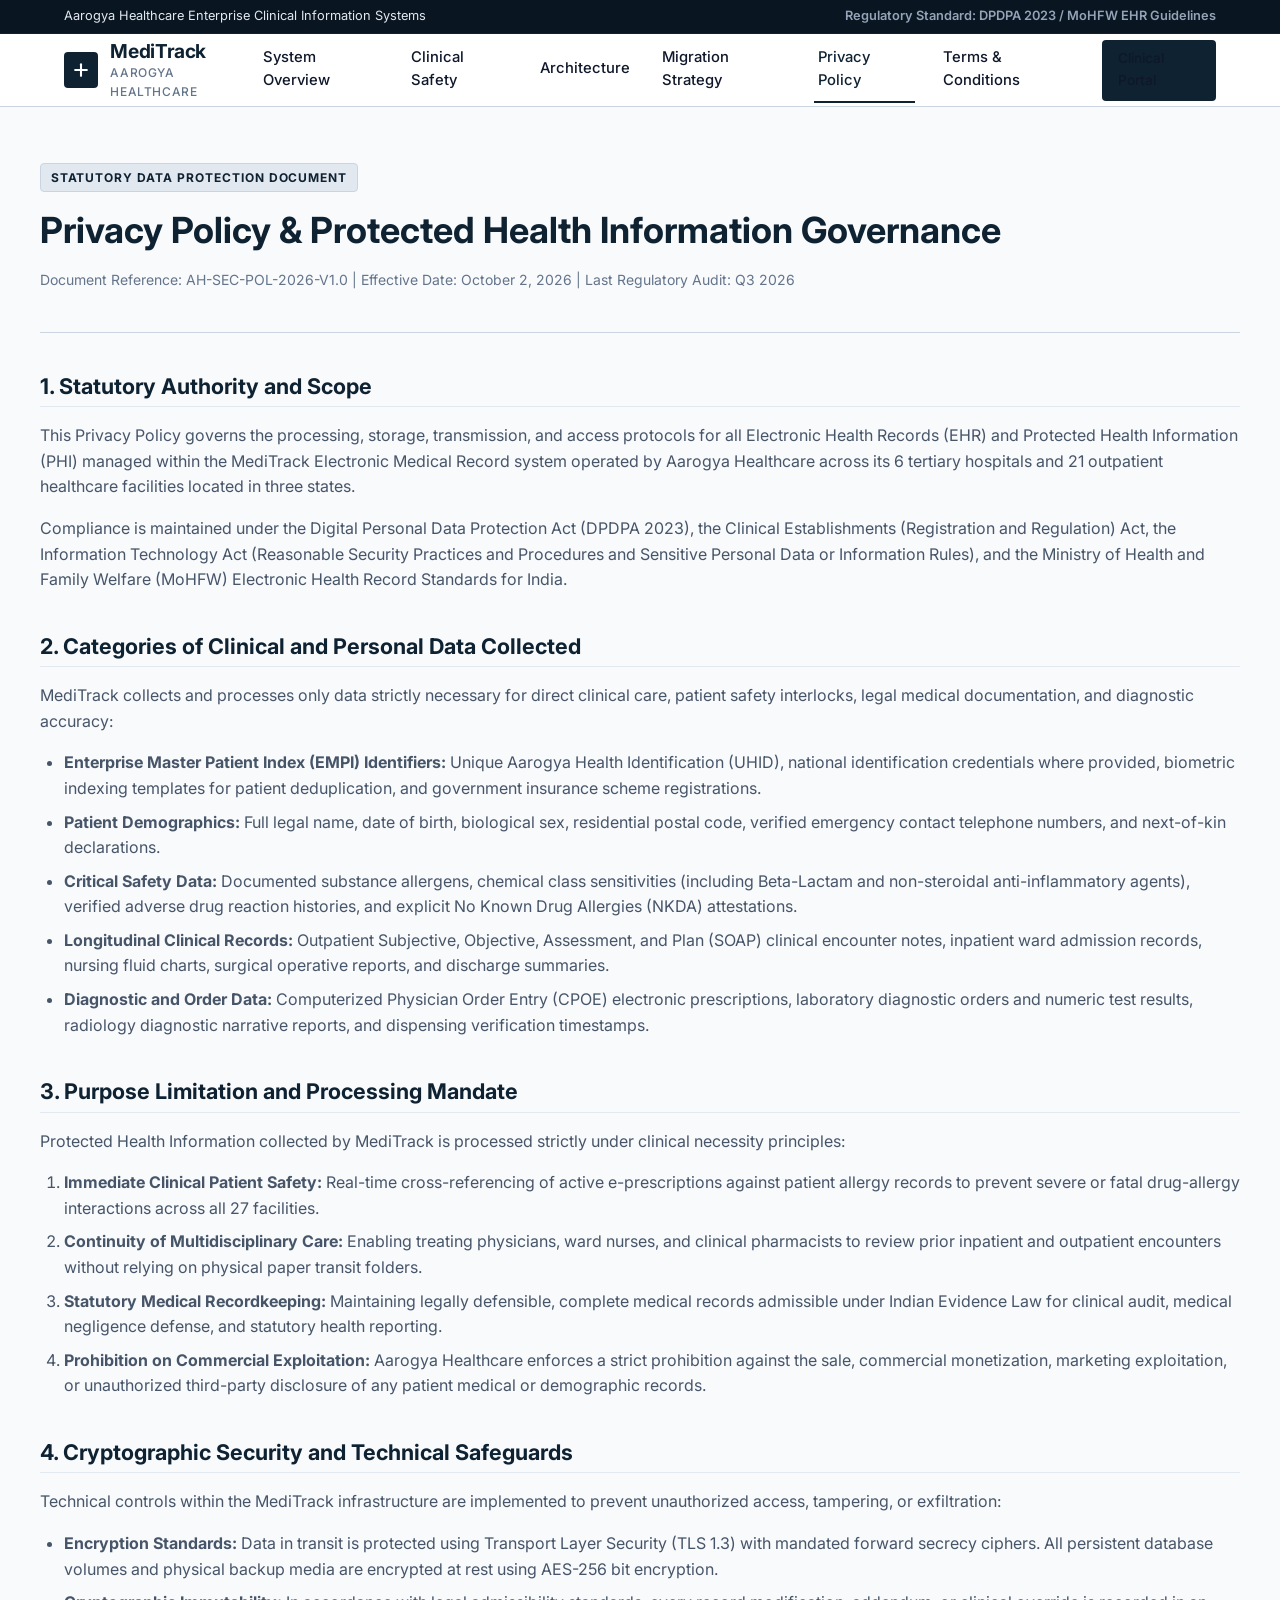
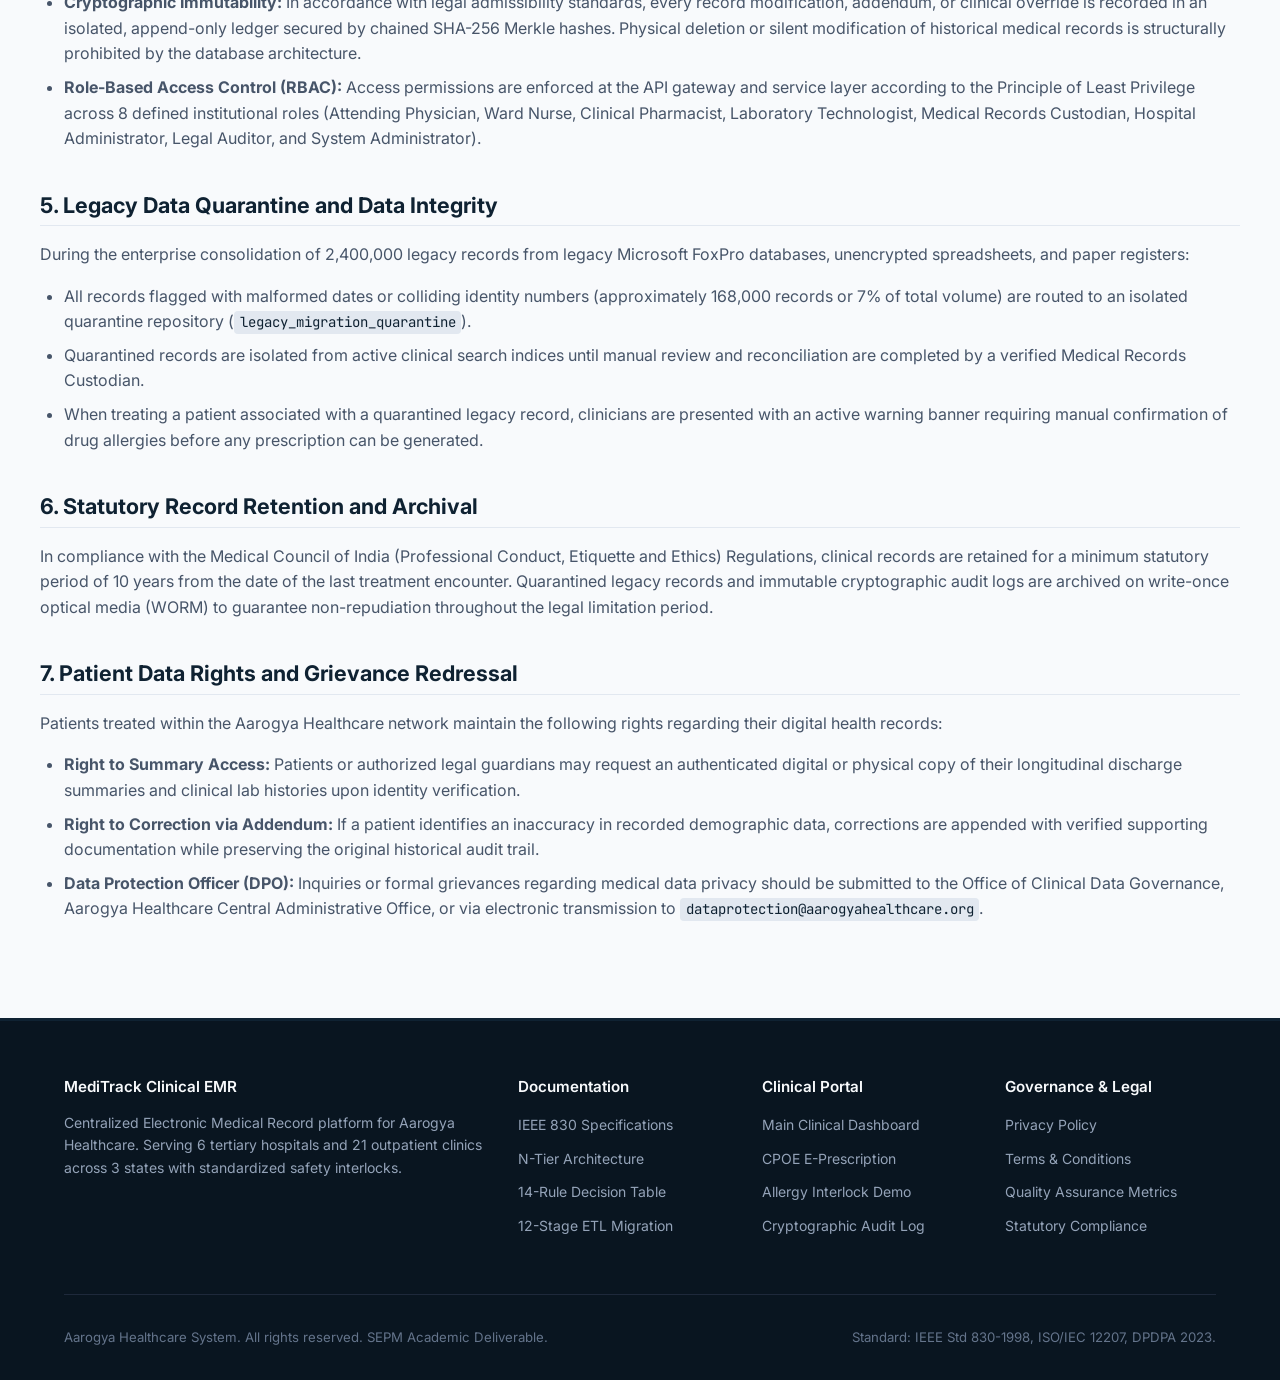
<file: ui/privacy.html>
<!DOCTYPE html>
<html lang="en">
<head>
  <meta charset="UTF-8">
  <meta name="viewport" content="width=device-width, initial-scale=1.0">
  <title>Privacy Policy - MediTrack Healthcare Information System</title>
  <link rel="stylesheet" href="website.css">
  <link rel="preconnect" href="https://fonts.googleapis.com">
  <link rel="preconnect" href="https://fonts.gstatic.com" crossorigin>
  <link href="https://fonts.googleapis.com/css2?family=Inter:wght@400;500;600;700&family=JetBrains+Mono:wght@400;500&display=swap" rel="stylesheet">
</head>
<body>

  <!-- Official Notice Bar -->
  <div class="gov-banner">
    <div class="container gov-banner-inner">
      <span>Aarogya Healthcare Enterprise Clinical Information Systems</span>
      <span class="gov-tag">Regulatory Standard: DPDPA 2023 / MoHFW EHR Guidelines</span>
    </div>
  </div>

  <!-- Main Navigation -->
  <header class="site-header">
    <div class="container header-inner">
      <a href="index.html" class="brand-wrapper">
        <div class="brand-mark">
          <svg width="20" height="20" viewBox="0 0 24 24" fill="none" stroke="currentColor" stroke-width="2.5" stroke-linecap="round" stroke-linejoin="round">
            <line x1="12" y1="5" x2="12" y2="19"></line>
            <line x1="5" y1="12" x2="19" y2="12"></line>
          </svg>
        </div>
        <div class="brand-titles">
          <span class="brand-name">MediTrack</span>
          <span class="brand-sub">Aarogya Healthcare</span>
        </div>
      </a>
      <nav class="site-nav">
        <a href="index.html">System Overview</a>
        <a href="index.html#safety">Clinical Safety</a>
        <a href="index.html#architecture">Architecture</a>
        <a href="index.html#migration">Migration Strategy</a>
        <a href="privacy.html" class="active">Privacy Policy</a>
        <a href="terms.html">Terms & Conditions</a>
        <a href="clinical-portal.html" class="btn btn-primary" style="padding: 0.45rem 0.9rem; font-size: 0.85rem;">Clinical Portal</a>
      </nav>
    </div>
  </header>

  <!-- Privacy Policy Content -->
  <main class="container legal-layout">
    <header class="legal-header">
      <span class="meta-badge">Statutory Data Protection Document</span>
      <h1>Privacy Policy & Protected Health Information Governance</h1>
      <p class="legal-meta">Document Reference: AH-SEC-POL-2026-V1.0 | Effective Date: October 2, 2026 | Last Regulatory Audit: Q3 2026</p>
    </header>

    <div class="legal-body">
      <section>
        <h2>1. Statutory Authority and Scope</h2>
        <p>
          This Privacy Policy governs the processing, storage, transmission, and access protocols for all Electronic Health Records (EHR) and Protected Health Information (PHI) managed within the MediTrack Electronic Medical Record system operated by Aarogya Healthcare across its 6 tertiary hospitals and 21 outpatient healthcare facilities located in three states.
        </p>
        <p>
          Compliance is maintained under the Digital Personal Data Protection Act (DPDPA 2023), the Clinical Establishments (Registration and Regulation) Act, the Information Technology Act (Reasonable Security Practices and Procedures and Sensitive Personal Data or Information Rules), and the Ministry of Health and Family Welfare (MoHFW) Electronic Health Record Standards for India.
        </p>
      </section>

      <section>
        <h2>2. Categories of Clinical and Personal Data Collected</h2>
        <p>
          MediTrack collects and processes only data strictly necessary for direct clinical care, patient safety interlocks, legal medical documentation, and diagnostic accuracy:
        </p>
        <ul>
          <li><strong>Enterprise Master Patient Index (EMPI) Identifiers:</strong> Unique Aarogya Health Identification (UHID), national identification credentials where provided, biometric indexing templates for patient deduplication, and government insurance scheme registrations.</li>
          <li><strong>Patient Demographics:</strong> Full legal name, date of birth, biological sex, residential postal code, verified emergency contact telephone numbers, and next-of-kin declarations.</li>
          <li><strong>Critical Safety Data:</strong> Documented substance allergens, chemical class sensitivities (including Beta-Lactam and non-steroidal anti-inflammatory agents), verified adverse drug reaction histories, and explicit No Known Drug Allergies (NKDA) attestations.</li>
          <li><strong>Longitudinal Clinical Records:</strong> Outpatient Subjective, Objective, Assessment, and Plan (SOAP) clinical encounter notes, inpatient ward admission records, nursing fluid charts, surgical operative reports, and discharge summaries.</li>
          <li><strong>Diagnostic and Order Data:</strong> Computerized Physician Order Entry (CPOE) electronic prescriptions, laboratory diagnostic orders and numeric test results, radiology diagnostic narrative reports, and dispensing verification timestamps.</li>
        </ul>
      </section>

      <section>
        <h2>3. Purpose Limitation and Processing Mandate</h2>
        <p>
          Protected Health Information collected by MediTrack is processed strictly under clinical necessity principles:
        </p>
        <ol>
          <li><strong>Immediate Clinical Patient Safety:</strong> Real-time cross-referencing of active e-prescriptions against patient allergy records to prevent severe or fatal drug-allergy interactions across all 27 facilities.</li>
          <li><strong>Continuity of Multidisciplinary Care:</strong> Enabling treating physicians, ward nurses, and clinical pharmacists to review prior inpatient and outpatient encounters without relying on physical paper transit folders.</li>
          <li><strong>Statutory Medical Recordkeeping:</strong> Maintaining legally defensible, complete medical records admissible under Indian Evidence Law for clinical audit, medical negligence defense, and statutory health reporting.</li>
          <li><strong>Prohibition on Commercial Exploitation:</strong> Aarogya Healthcare enforces a strict prohibition against the sale, commercial monetization, marketing exploitation, or unauthorized third-party disclosure of any patient medical or demographic records.</li>
        </ol>
      </section>

      <section>
        <h2>4. Cryptographic Security and Technical Safeguards</h2>
        <p>
          Technical controls within the MediTrack infrastructure are implemented to prevent unauthorized access, tampering, or exfiltration:
        </p>
        <ul>
          <li><strong>Encryption Standards:</strong> Data in transit is protected using Transport Layer Security (TLS 1.3) with mandated forward secrecy ciphers. All persistent database volumes and physical backup media are encrypted at rest using AES-256 bit encryption.</li>
          <li><strong>Cryptographic Immutability:</strong> In accordance with legal admissibility standards, every record modification, addendum, or clinical override is recorded in an isolated, append-only ledger secured by chained SHA-256 Merkle hashes. Physical deletion or silent modification of historical medical records is structurally prohibited by the database architecture.</li>
          <li><strong>Role-Based Access Control (RBAC):</strong> Access permissions are enforced at the API gateway and service layer according to the Principle of Least Privilege across 8 defined institutional roles (Attending Physician, Ward Nurse, Clinical Pharmacist, Laboratory Technologist, Medical Records Custodian, Hospital Administrator, Legal Auditor, and System Administrator).</li>
        </ul>
      </section>

      <section>
        <h2>5. Legacy Data Quarantine and Data Integrity</h2>
        <p>
          During the enterprise consolidation of 2,400,000 legacy records from legacy Microsoft FoxPro databases, unencrypted spreadsheets, and paper registers:
        </p>
        <ul>
          <li>All records flagged with malformed dates or colliding identity numbers (approximately 168,000 records or 7% of total volume) are routed to an isolated quarantine repository (<code>legacy_migration_quarantine</code>).</li>
          <li>Quarantined records are isolated from active clinical search indices until manual review and reconciliation are completed by a verified Medical Records Custodian.</li>
          <li>When treating a patient associated with a quarantined legacy record, clinicians are presented with an active warning banner requiring manual confirmation of drug allergies before any prescription can be generated.</li>
        </ul>
      </section>

      <section>
        <h2>6. Statutory Record Retention and Archival</h2>
        <p>
          In compliance with the Medical Council of India (Professional Conduct, Etiquette and Ethics) Regulations, clinical records are retained for a minimum statutory period of 10 years from the date of the last treatment encounter. Quarantined legacy records and immutable cryptographic audit logs are archived on write-once optical media (WORM) to guarantee non-repudiation throughout the legal limitation period.
        </p>
      </section>

      <section>
        <h2>7. Patient Data Rights and Grievance Redressal</h2>
        <p>
          Patients treated within the Aarogya Healthcare network maintain the following rights regarding their digital health records:
        </p>
        <ul>
          <li><strong>Right to Summary Access:</strong> Patients or authorized legal guardians may request an authenticated digital or physical copy of their longitudinal discharge summaries and clinical lab histories upon identity verification.</li>
          <li><strong>Right to Correction via Addendum:</strong> If a patient identifies an inaccuracy in recorded demographic data, corrections are appended with verified supporting documentation while preserving the original historical audit trail.</li>
          <li><strong>Data Protection Officer (DPO):</strong> Inquiries or formal grievances regarding medical data privacy should be submitted to the Office of Clinical Data Governance, Aarogya Healthcare Central Administrative Office, or via electronic transmission to <code>dataprotection@aarogyahealthcare.org</code>.</li>
        </ul>
      </section>
    </div>
  </main>

  <!-- Site Footer -->
  <footer class="site-footer">
    <div class="container">
      <div class="footer-grid">
        <div class="footer-col">
          <h4>MediTrack Clinical EMR</h4>
          <p style="color: #94a3b8; font-size: 0.875rem;">
            Centralized Electronic Medical Record platform for Aarogya Healthcare. Serving 6 tertiary hospitals and 21 outpatient clinics across 3 states with standardized safety interlocks.
          </p>
        </div>
        <div class="footer-col">
          <h4>Documentation</h4>
          <ul>
            <li><a href="index.html#specifications">IEEE 830 Specifications</a></li>
            <li><a href="index.html#architecture">N-Tier Architecture</a></li>
            <li><a href="index.html#safety">14-Rule Decision Table</a></li>
            <li><a href="index.html#migration">12-Stage ETL Migration</a></li>
          </ul>
        </div>
        <div class="footer-col">
          <h4>Clinical Portal</h4>
          <ul>
            <li><a href="clinical-portal.html">Main Clinical Dashboard</a></li>
            <li><a href="clinical-portal.html#view-prescription">CPOE E-Prescription</a></li>
            <li><a href="clinical-portal.html#view-allergy-check">Allergy Interlock Demo</a></li>
            <li><a href="clinical-portal.html#view-audit">Cryptographic Audit Log</a></li>
          </ul>
        </div>
        <div class="footer-col">
          <h4>Governance & Legal</h4>
          <ul>
            <li><a href="privacy.html">Privacy Policy</a></li>
            <li><a href="terms.html">Terms & Conditions</a></li>
            <li><a href="index.html#quality">Quality Assurance Metrics</a></li>
            <li><a href="index.html#governance">Statutory Compliance</a></li>
          </ul>
        </div>
      </div>
      <div class="footer-bottom">
        <span>Aarogya Healthcare System. All rights reserved. SEPM Academic Deliverable.</span>
        <span>Standard: IEEE Std 830-1998, ISO/IEC 12207, DPDPA 2023.</span>
      </div>
    </div>
  </footer>

</body>
</html>
</file>
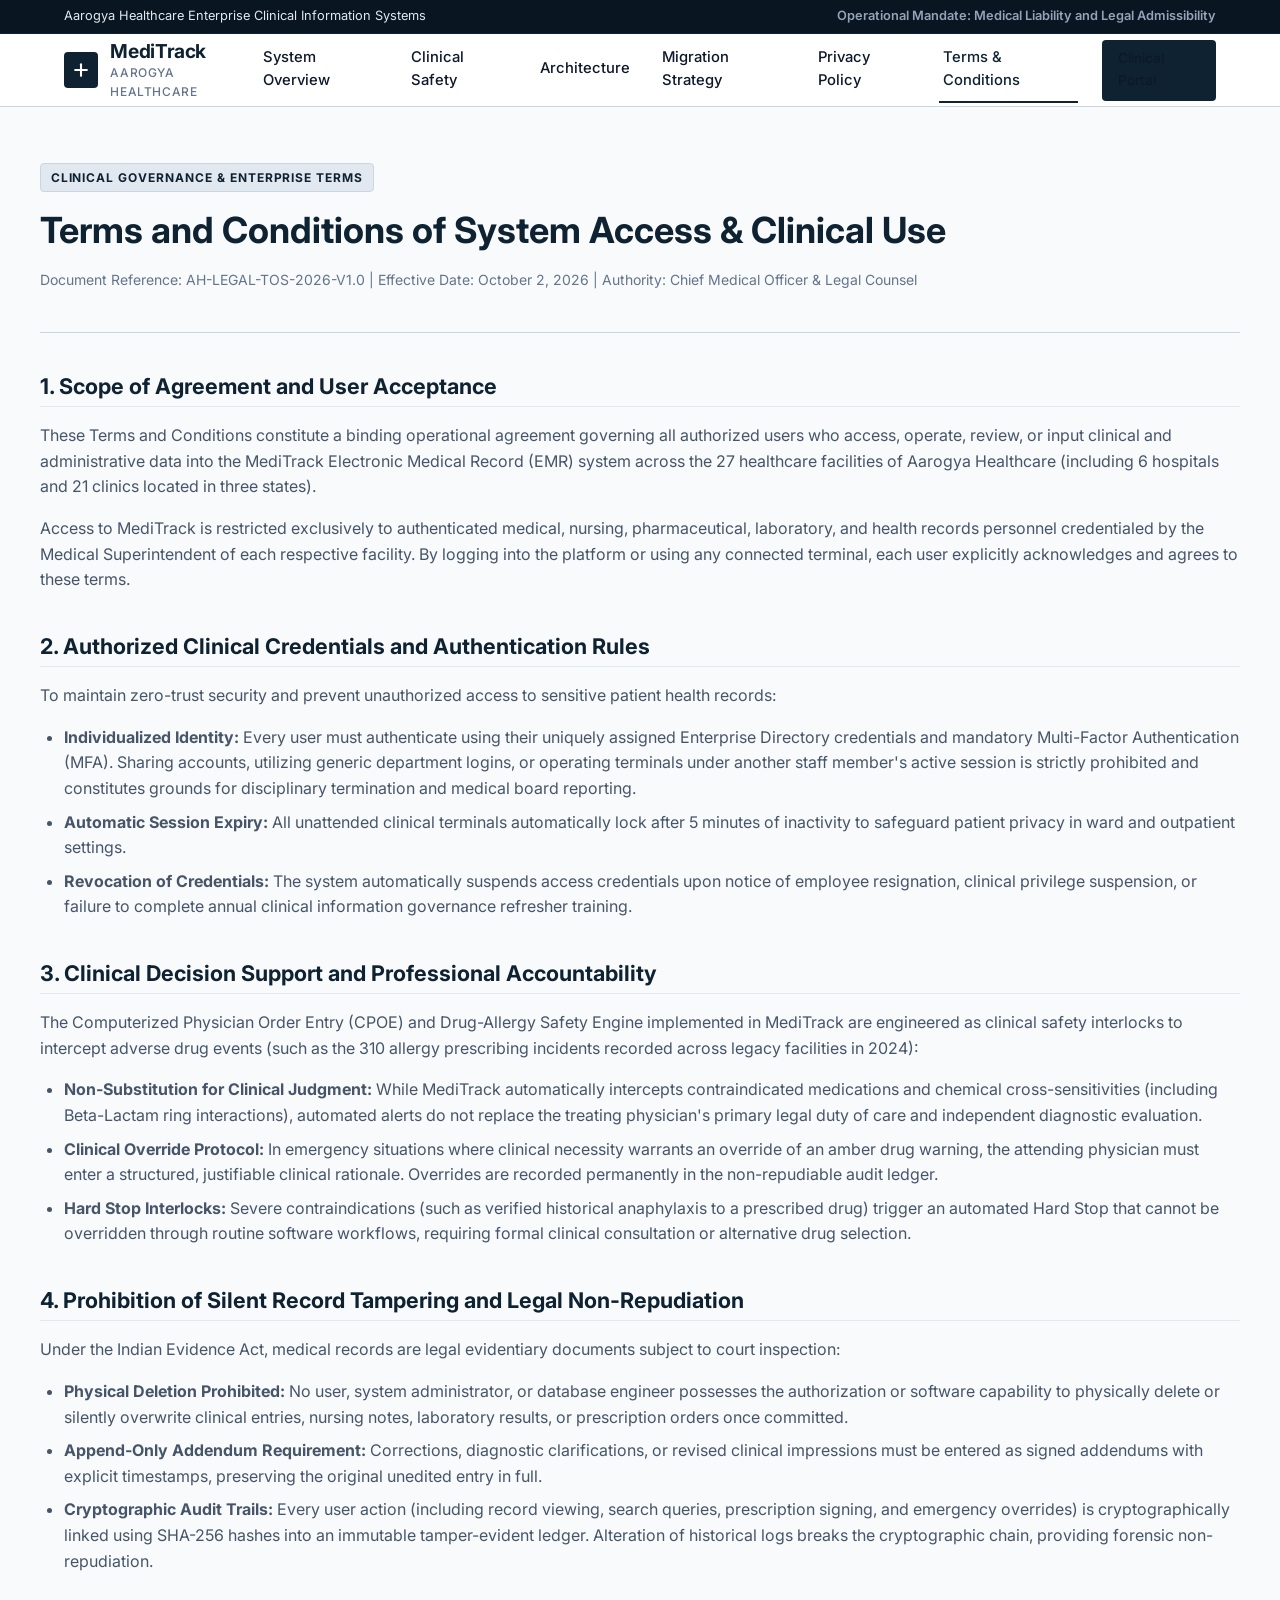
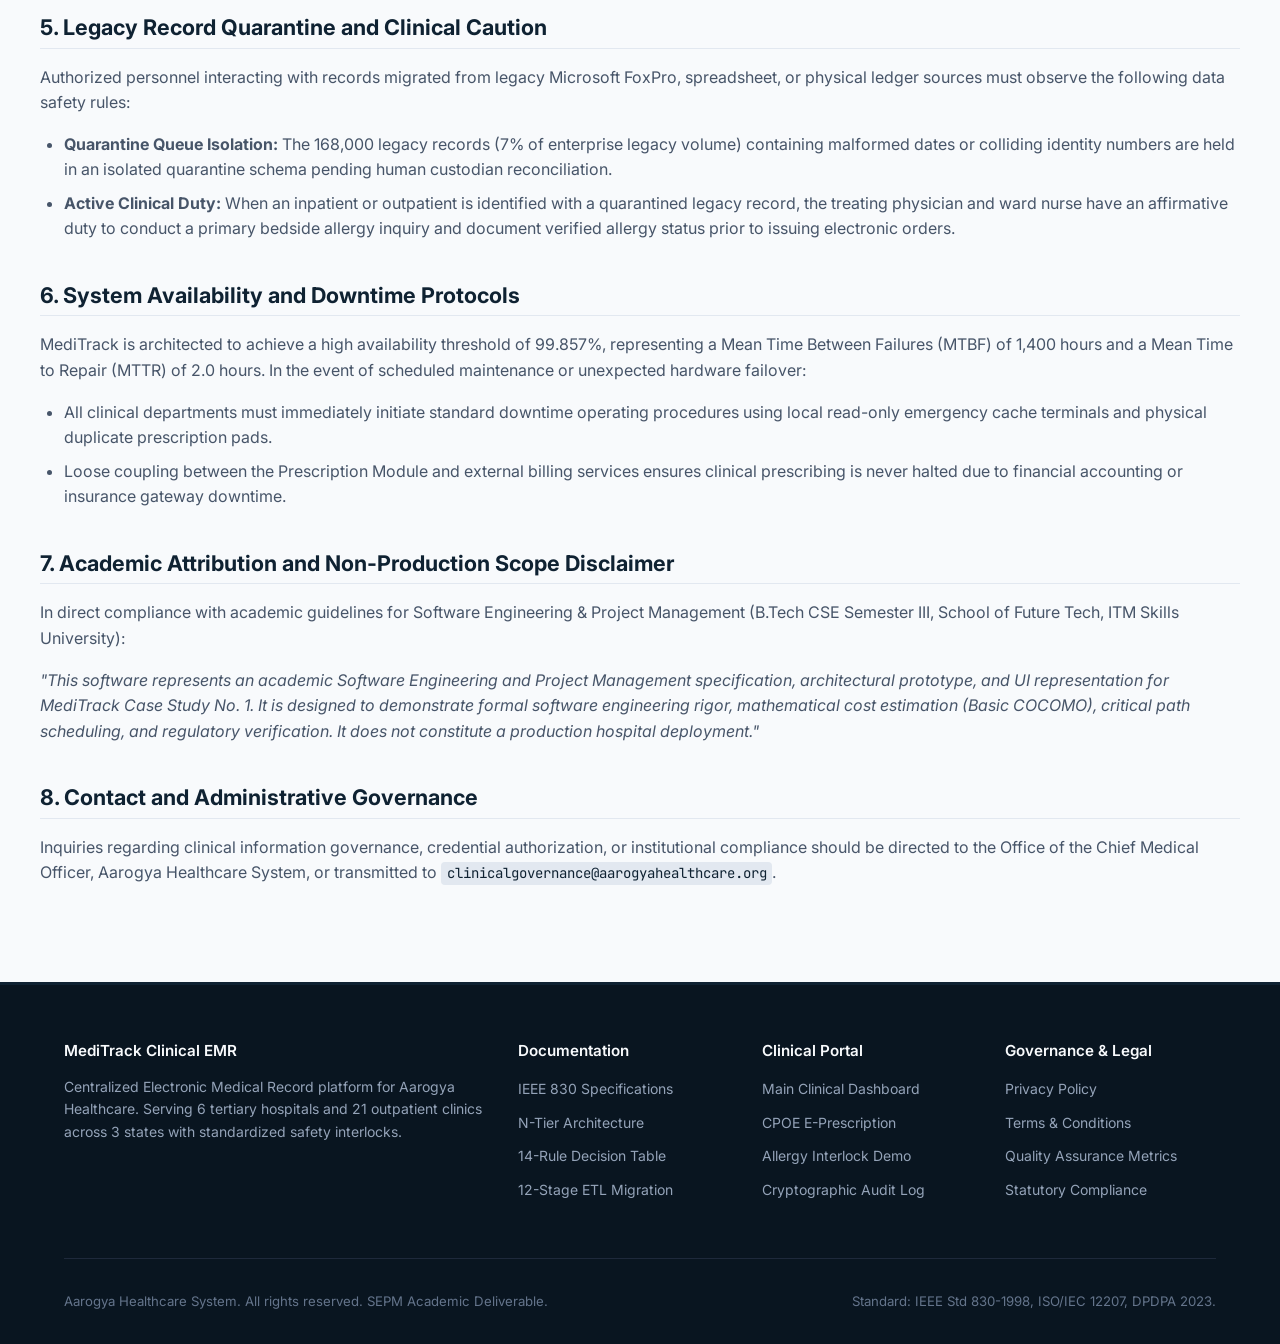
<file: ui/terms.html>
<!DOCTYPE html>
<html lang="en">
<head>
  <meta charset="UTF-8">
  <meta name="viewport" content="width=device-width, initial-scale=1.0">
  <title>Terms and Conditions - MediTrack Healthcare Information System</title>
  <link rel="stylesheet" href="website.css">
  <link rel="preconnect" href="https://fonts.googleapis.com">
  <link rel="preconnect" href="https://fonts.gstatic.com" crossorigin>
  <link href="https://fonts.googleapis.com/css2?family=Inter:wght@400;500;600;700&family=JetBrains+Mono:wght@400;500&display=swap" rel="stylesheet">
</head>
<body>

  <!-- Official Notice Bar -->
  <div class="gov-banner">
    <div class="container gov-banner-inner">
      <span>Aarogya Healthcare Enterprise Clinical Information Systems</span>
      <span class="gov-tag">Operational Mandate: Medical Liability and Legal Admissibility</span>
    </div>
  </div>

  <!-- Main Navigation -->
  <header class="site-header">
    <div class="container header-inner">
      <a href="index.html" class="brand-wrapper">
        <div class="brand-mark">
          <svg width="20" height="20" viewBox="0 0 24 24" fill="none" stroke="currentColor" stroke-width="2.5" stroke-linecap="round" stroke-linejoin="round">
            <line x1="12" y1="5" x2="12" y2="19"></line>
            <line x1="5" y1="12" x2="19" y2="12"></line>
          </svg>
        </div>
        <div class="brand-titles">
          <span class="brand-name">MediTrack</span>
          <span class="brand-sub">Aarogya Healthcare</span>
        </div>
      </a>
      <nav class="site-nav">
        <a href="index.html">System Overview</a>
        <a href="index.html#safety">Clinical Safety</a>
        <a href="index.html#architecture">Architecture</a>
        <a href="index.html#migration">Migration Strategy</a>
        <a href="privacy.html">Privacy Policy</a>
        <a href="terms.html" class="active">Terms & Conditions</a>
        <a href="clinical-portal.html" class="btn btn-primary" style="padding: 0.45rem 0.9rem; font-size: 0.85rem;">Clinical Portal</a>
      </nav>
    </div>
  </header>

  <!-- Terms and Conditions Content -->
  <main class="container legal-layout">
    <header class="legal-header">
      <span class="meta-badge">Clinical Governance & Enterprise Terms</span>
      <h1>Terms and Conditions of System Access & Clinical Use</h1>
      <p class="legal-meta">Document Reference: AH-LEGAL-TOS-2026-V1.0 | Effective Date: October 2, 2026 | Authority: Chief Medical Officer & Legal Counsel</p>
    </header>

    <div class="legal-body">
      <section>
        <h2>1. Scope of Agreement and User Acceptance</h2>
        <p>
          These Terms and Conditions constitute a binding operational agreement governing all authorized users who access, operate, review, or input clinical and administrative data into the MediTrack Electronic Medical Record (EMR) system across the 27 healthcare facilities of Aarogya Healthcare (including 6 hospitals and 21 clinics located in three states).
        </p>
        <p>
          Access to MediTrack is restricted exclusively to authenticated medical, nursing, pharmaceutical, laboratory, and health records personnel credentialed by the Medical Superintendent of each respective facility. By logging into the platform or using any connected terminal, each user explicitly acknowledges and agrees to these terms.
        </p>
      </section>

      <section>
        <h2>2. Authorized Clinical Credentials and Authentication Rules</h2>
        <p>
          To maintain zero-trust security and prevent unauthorized access to sensitive patient health records:
        </p>
        <ul>
          <li><strong>Individualized Identity:</strong> Every user must authenticate using their uniquely assigned Enterprise Directory credentials and mandatory Multi-Factor Authentication (MFA). Sharing accounts, utilizing generic department logins, or operating terminals under another staff member's active session is strictly prohibited and constitutes grounds for disciplinary termination and medical board reporting.</li>
          <li><strong>Automatic Session Expiry:</strong> All unattended clinical terminals automatically lock after 5 minutes of inactivity to safeguard patient privacy in ward and outpatient settings.</li>
          <li><strong>Revocation of Credentials:</strong> The system automatically suspends access credentials upon notice of employee resignation, clinical privilege suspension, or failure to complete annual clinical information governance refresher training.</li>
        </ul>
      </section>

      <section>
        <h2>3. Clinical Decision Support and Professional Accountability</h2>
        <p>
          The Computerized Physician Order Entry (CPOE) and Drug-Allergy Safety Engine implemented in MediTrack are engineered as clinical safety interlocks to intercept adverse drug events (such as the 310 allergy prescribing incidents recorded across legacy facilities in 2024):
        </p>
        <ul>
          <li><strong>Non-Substitution for Clinical Judgment:</strong> While MediTrack automatically intercepts contraindicated medications and chemical cross-sensitivities (including Beta-Lactam ring interactions), automated alerts do not replace the treating physician's primary legal duty of care and independent diagnostic evaluation.</li>
          <li><strong>Clinical Override Protocol:</strong> In emergency situations where clinical necessity warrants an override of an amber drug warning, the attending physician must enter a structured, justifiable clinical rationale. Overrides are recorded permanently in the non-repudiable audit ledger.</li>
          <li><strong>Hard Stop Interlocks:</strong> Severe contraindications (such as verified historical anaphylaxis to a prescribed drug) trigger an automated Hard Stop that cannot be overridden through routine software workflows, requiring formal clinical consultation or alternative drug selection.</li>
        </ul>
      </section>

      <section>
        <h2>4. Prohibition of Silent Record Tampering and Legal Non-Repudiation</h2>
        <p>
          Under the Indian Evidence Act, medical records are legal evidentiary documents subject to court inspection:
        </p>
        <ul>
          <li><strong>Physical Deletion Prohibited:</strong> No user, system administrator, or database engineer possesses the authorization or software capability to physically delete or silently overwrite clinical entries, nursing notes, laboratory results, or prescription orders once committed.</li>
          <li><strong>Append-Only Addendum Requirement:</strong> Corrections, diagnostic clarifications, or revised clinical impressions must be entered as signed addendums with explicit timestamps, preserving the original unedited entry in full.</li>
          <li><strong>Cryptographic Audit Trails:</strong> Every user action (including record viewing, search queries, prescription signing, and emergency overrides) is cryptographically linked using SHA-256 hashes into an immutable tamper-evident ledger. Alteration of historical logs breaks the cryptographic chain, providing forensic non-repudiation.</li>
        </ul>
      </section>

      <section>
        <h2>5. Legacy Record Quarantine and Clinical Caution</h2>
        <p>
          Authorized personnel interacting with records migrated from legacy Microsoft FoxPro, spreadsheet, or physical ledger sources must observe the following data safety rules:
        </p>
        <ul>
          <li><strong>Quarantine Queue Isolation:</strong> The 168,000 legacy records (7% of enterprise legacy volume) containing malformed dates or colliding identity numbers are held in an isolated quarantine schema pending human custodian reconciliation.</li>
          <li><strong>Active Clinical Duty:</strong> When an inpatient or outpatient is identified with a quarantined legacy record, the treating physician and ward nurse have an affirmative duty to conduct a primary bedside allergy inquiry and document verified allergy status prior to issuing electronic orders.</li>
        </ul>
      </section>

      <section>
        <h2>6. System Availability and Downtime Protocols</h2>
        <p>
          MediTrack is architected to achieve a high availability threshold of 99.857%, representing a Mean Time Between Failures (MTBF) of 1,400 hours and a Mean Time to Repair (MTTR) of 2.0 hours. In the event of scheduled maintenance or unexpected hardware failover:
        </p>
        <ul>
          <li>All clinical departments must immediately initiate standard downtime operating procedures using local read-only emergency cache terminals and physical duplicate prescription pads.</li>
          <li>Loose coupling between the Prescription Module and external billing services ensures clinical prescribing is never halted due to financial accounting or insurance gateway downtime.</li>
        </ul>
      </section>

      <section>
        <h2>7. Academic Attribution and Non-Production Scope Disclaimer</h2>
        <p>
          In direct compliance with academic guidelines for Software Engineering & Project Management (B.Tech CSE Semester III, School of Future Tech, ITM Skills University):
        </p>
        <p>
          <em>"This software represents an academic Software Engineering and Project Management specification, architectural prototype, and UI representation for MediTrack Case Study No. 1. It is designed to demonstrate formal software engineering rigor, mathematical cost estimation (Basic COCOMO), critical path scheduling, and regulatory verification. It does not constitute a production hospital deployment."</em>
        </p>
      </section>

      <section>
        <h2>8. Contact and Administrative Governance</h2>
        <p>
          Inquiries regarding clinical information governance, credential authorization, or institutional compliance should be directed to the Office of the Chief Medical Officer, Aarogya Healthcare System, or transmitted to <code>clinicalgovernance@aarogyahealthcare.org</code>.
        </p>
      </section>
    </div>
  </main>

  <!-- Site Footer -->
  <footer class="site-footer">
    <div class="container">
      <div class="footer-grid">
        <div class="footer-col">
          <h4>MediTrack Clinical EMR</h4>
          <p style="color: #94a3b8; font-size: 0.875rem;">
            Centralized Electronic Medical Record platform for Aarogya Healthcare. Serving 6 tertiary hospitals and 21 outpatient clinics across 3 states with standardized safety interlocks.
          </p>
        </div>
        <div class="footer-col">
          <h4>Documentation</h4>
          <ul>
            <li><a href="index.html#specifications">IEEE 830 Specifications</a></li>
            <li><a href="index.html#architecture">N-Tier Architecture</a></li>
            <li><a href="index.html#safety">14-Rule Decision Table</a></li>
            <li><a href="index.html#migration">12-Stage ETL Migration</a></li>
          </ul>
        </div>
        <div class="footer-col">
          <h4>Clinical Portal</h4>
          <ul>
            <li><a href="clinical-portal.html">Main Clinical Dashboard</a></li>
            <li><a href="clinical-portal.html#view-prescription">CPOE E-Prescription</a></li>
            <li><a href="clinical-portal.html#view-allergy-check">Allergy Interlock Demo</a></li>
            <li><a href="clinical-portal.html#view-audit">Cryptographic Audit Log</a></li>
          </ul>
        </div>
        <div class="footer-col">
          <h4>Governance & Legal</h4>
          <ul>
            <li><a href="privacy.html">Privacy Policy</a></li>
            <li><a href="terms.html">Terms & Conditions</a></li>
            <li><a href="index.html#quality">Quality Assurance Metrics</a></li>
            <li><a href="index.html#governance">Statutory Compliance</a></li>
          </ul>
        </div>
      </div>
      <div class="footer-bottom">
        <span>Aarogya Healthcare System. All rights reserved. SEPM Academic Deliverable.</span>
        <span>Standard: IEEE Std 830-1998, ISO/IEC 12207, DPDPA 2023.</span>
      </div>
    </div>
  </footer>

</body>
</html>
</file>
<file: ui/meditrack.css>
/* ==========================================================================
   MediTrack Enterprise Health Information System
   Aarogya Healthcare - Official Clinical & Engineering Web Platform
   Style Architecture: Standard Institutional Healthcare Design System
   Strict Guidelines: No AI colors, no pill buttons, no emojis, no em dashes
   ========================================================================== */

:root {
  --color-primary: #0f2232;
  --color-primary-dark: #091520;
  --color-primary-light: #1e3a52;
  --color-accent: #0284c7;
  --color-accent-dark: #0369a1;
  --color-text-main: #0f172a;
  --color-text-muted: #475569;
  --color-text-light: #64748b;
  --color-bg-page: #f8fafc;
  --color-bg-surface: #ffffff;
  --color-border: #cbd5e1;
  --color-border-subtle: #e2e8f0;
  --color-danger: #b91c1c;
  --color-danger-bg: #fef2f2;
  --color-danger-border: #fca5a5;
  --color-warning: #b45309;
  --color-warning-bg: #fffbeb;
  --color-warning-border: #fde68a;
  --color-success: #15803d;
  --color-success-bg: #f0fdf4;
  --color-success-border: #bbf7d0;
  --color-sidebar: #0f2232;
  --color-sidebar-text: #cbd5e1;
  --color-sidebar-active: #1e3a52;
  --font-sans: 'Inter', -apple-system, BlinkMacSystemFont, 'Segoe UI', Roboto, Helvetica, Arial, sans-serif;
  --font-mono: 'JetBrains Mono', SFMono-Regular, Menlo, Monaco, Consolas, monospace;
  --radius-sm: 4px;
  --radius-md: 6px;
  --header-height: 64px;
  --sidebar-width: 280px;
}

*, *::before, *::after {
  box-sizing: border-box;
  margin: 0;
  padding: 0;
}

html, body {
  height: 100%;
  font-family: var(--font-sans);
  color: var(--color-text-main);
  background-color: var(--color-bg-page);
  line-height: 1.5;
  -webkit-font-smoothing: antialiased;
  cursor: default;
}

/* App Shell Layout */
.app-container {
  display: flex;
  height: 100vh;
  overflow: hidden;
}

/* Sidebar Navigation */
.app-sidebar {
  width: var(--sidebar-width);
  background-color: var(--color-sidebar);
  color: var(--color-sidebar-text);
  display: flex;
  flex-direction: column;
  flex-shrink: 0;
  border-right: 1px solid #1e293b;
  z-index: 20;
}

.sidebar-header {
  padding: 1.25rem 1rem;
  border-bottom: 1px solid #1e293b;
  display: flex;
  align-items: center;
  gap: 0.75rem;
}

.brand-icon {
  width: 36px;
  height: 36px;
  background-color: #ffffff;
  color: var(--color-primary);
  border-radius: var(--radius-sm);
  display: flex;
  align-items: center;
  justify-content: center;
  font-weight: 700;
  flex-shrink: 0;
}

.brand-text h1 {
  font-size: 1.15rem;
  font-weight: 700;
  color: #ffffff;
  line-height: 1.2;
}

.brand-text span {
  font-size: 0.7rem;
  color: #94a3b8;
  text-transform: uppercase;
  letter-spacing: 0.05em;
  display: block;
}

.facility-selector-wrapper {
  padding: 0.75rem 1rem;
  border-bottom: 1px solid #1e293b;
  background-color: rgba(0,0,0,0.15);
}

.facility-selector-label {
  font-size: 0.68rem;
  text-transform: uppercase;
  letter-spacing: 0.05em;
  color: #94a3b8;
  margin-bottom: 0.25rem;
  display: block;
}

.facility-select {
  width: 100%;
  background-color: #1e293b;
  color: #f8fafc;
  border: 1px solid #334155;
  border-radius: var(--radius-sm);
  padding: 0.35rem 0.5rem;
  font-size: 0.78rem;
  font-family: inherit;
  outline: none;
}

.sidebar-nav {
  flex: 1;
  overflow-y: auto;
  padding: 0.75rem 0.5rem;
}

.nav-group-title {
  font-size: 0.68rem;
  font-weight: 700;
  text-transform: uppercase;
  letter-spacing: 0.08em;
  color: #64748b;
  padding: 0.75rem 0.6rem 0.35rem 0.6rem;
}

.nav-link {
  display: flex;
  align-items: center;
  gap: 0.6rem;
  padding: 0.55rem 0.75rem;
  color: #94a3b8;
  text-decoration: none;
  font-size: 0.825rem;
  font-weight: 500;
  border-radius: var(--radius-sm);
  cursor: pointer;
  transition: all 0.15s ease;
  border-left: 3px solid transparent;
  margin-bottom: 2px;
}

.nav-link:hover {
  background-color: rgba(255,255,255,0.06);
  color: #f8fafc;
}

.nav-link.active {
  background-color: var(--color-sidebar-active);
  color: #ffffff;
  border-left-color: var(--color-accent);
  font-weight: 600;
}

.nav-link svg {
  flex-shrink: 0;
  opacity: 0.85;
}

.nav-link.active svg {
  opacity: 1;
  color: #38bdf8;
}

.nav-tag {
  margin-left: auto;
  font-size: 0.65rem;
  padding: 0.1rem 0.4rem;
  border-radius: var(--radius-sm);
  font-weight: 700;
  text-transform: uppercase;
}

.nav-tag-critical {
  background-color: #7f1d1d;
  color: #fecaca;
}

.nav-tag-info {
  background-color: #0369a1;
  color: #e0f2fe;
}

.sidebar-user {
  padding: 0.85rem 1rem;
  border-top: 1px solid #1e293b;
  background-color: rgba(0,0,0,0.2);
  display: flex;
  align-items: center;
  gap: 0.75rem;
}

.user-avatar {
  width: 34px;
  height: 34px;
  background-color: #334155;
  color: #f8fafc;
  border-radius: var(--radius-sm);
  display: flex;
  align-items: center;
  justify-content: center;
  font-weight: 700;
  font-size: 0.8rem;
  border: 1px solid #475569;
}

.user-info {
  flex: 1;
  min-width: 0;
}

.user-name {
  font-size: 0.8rem;
  font-weight: 600;
  color: #f8fafc;
  white-space: nowrap;
  overflow: hidden;
  text-overflow: ellipsis;
}

.user-role {
  font-size: 0.68rem;
  color: #94a3b8;
  white-space: nowrap;
  overflow: hidden;
  text-overflow: ellipsis;
}

/* Main Content Area */
.app-main {
  flex: 1;
  display: flex;
  flex-direction: column;
  min-width: 0;
  height: 100vh;
  overflow: hidden;
}

/* Top Application Header */
.app-header {
  height: var(--header-height);
  background-color: var(--color-bg-surface);
  border-bottom: 1px solid var(--color-border);
  display: flex;
  align-items: center;
  justify-content: space-between;
  padding: 0 1.5rem;
  flex-shrink: 0;
}

.header-left {
  display: flex;
  align-items: center;
  gap: 1rem;
}

.screen-title {
  font-size: 1.15rem;
  font-weight: 700;
  color: var(--color-primary);
}

.header-badge {
  display: inline-flex;
  align-items: center;
  gap: 0.35rem;
  font-size: 0.725rem;
  font-weight: 600;
  padding: 0.2rem 0.5rem;
  border-radius: var(--radius-sm);
  border: 1px solid var(--color-border);
  background-color: var(--color-bg-page);
  color: var(--color-text-muted);
}

.header-right {
  display: flex;
  align-items: center;
  gap: 0.75rem;
}

/* Content View Container */
.app-content {
  flex: 1;
  overflow-y: auto;
  padding: 1.5rem;
  background-color: var(--color-bg-page);
}

/* Screen View Toggling */
.content-view {
  display: none;
}

.content-view.active {
  display: block;
}

/* Typography & Headers */
h2.view-heading {
  font-size: 1.4rem;
  font-weight: 700;
  color: var(--color-primary);
  margin-bottom: 0.25rem;
}

p.view-subheading {
  font-size: 0.875rem;
  color: var(--color-text-muted);
  margin-bottom: 1.25rem;
}

/* Buttons */
.btn {
  display: inline-flex;
  align-items: center;
  justify-content: center;
  gap: 0.4rem;
  font-size: 0.825rem;
  font-weight: 600;
  padding: 0.5rem 0.9rem;
  border-radius: var(--radius-sm);
  border: 1px solid transparent;
  cursor: pointer;
  text-decoration: none;
  font-family: inherit;
  transition: all 0.15s ease;
  white-space: nowrap;
}

.btn-primary {
  background-color: var(--color-primary);
  color: #ffffff;
  border-color: var(--color-primary);
}

.btn-primary:hover {
  background-color: var(--color-primary-dark);
}

.btn-secondary {
  background-color: var(--color-bg-surface);
  color: var(--color-primary);
  border-color: var(--color-border);
}

.btn-secondary:hover {
  background-color: var(--color-bg-page);
  border-color: var(--color-primary);
}

.btn-danger {
  background-color: var(--color-danger);
  color: #ffffff;
  border-color: var(--color-danger);
}

.btn-danger:hover {
  background-color: #991b1b;
}

.btn-outline-danger {
  background-color: transparent;
  color: var(--color-danger);
  border-color: var(--color-danger);
}

.btn-outline-danger:hover {
  background-color: var(--color-danger-bg);
}

.btn-sm {
  padding: 0.3rem 0.6rem;
  font-size: 0.75rem;
}

/* Cards & Layout Grids */
.grid-cards {
  display: grid;
  grid-template-columns: repeat(auto-fit, minmax(220px, 1fr));
  gap: 1rem;
  margin-bottom: 1.5rem;
}

.metric-card {
  background-color: var(--color-bg-surface);
  border: 1px solid var(--color-border);
  border-radius: var(--radius-sm);
  padding: 1.1rem;
}

.metric-label {
  font-size: 0.75rem;
  font-weight: 600;
  text-transform: uppercase;
  letter-spacing: 0.04em;
  color: var(--color-text-light);
  margin-bottom: 0.35rem;
}

.metric-val {
  font-size: 1.5rem;
  font-weight: 700;
  color: var(--color-primary);
  line-height: 1.2;
}

.metric-detail {
  font-size: 0.75rem;
  color: var(--color-text-muted);
  margin-top: 0.35rem;
}

.card {
  background-color: var(--color-bg-surface);
  border: 1px solid var(--color-border);
  border-radius: var(--radius-sm);
  padding: 1.25rem;
  margin-bottom: 1.25rem;
}

.card-header-bar {
  display: flex;
  align-items: center;
  justify-content: space-between;
  margin-bottom: 1rem;
  padding-bottom: 0.65rem;
  border-bottom: 1px solid var(--color-border-subtle);
}

.card-title {
  font-size: 1rem;
  font-weight: 700;
  color: var(--color-primary);
}

/* Alert Banners */
.alert-banner {
  padding: 0.85rem 1.15rem;
  border-radius: var(--radius-sm);
  border: 1px solid transparent;
  margin-bottom: 1.25rem;
  display: flex;
  align-items: flex-start;
  gap: 0.75rem;
  font-size: 0.85rem;
}

.alert-banner-danger {
  background-color: var(--color-danger-bg);
  border-color: var(--color-danger-border);
  color: #7f1d1d;
}

.alert-banner-warning {
  background-color: var(--color-warning-bg);
  border-color: var(--color-warning-border);
  color: #78350f;
}

.alert-banner-success {
  background-color: var(--color-success-bg);
  border-color: var(--color-success-border);
  color: #065f46;
}

.alert-banner-info {
  background-color: #f0f9ff;
  border-color: #bae6fd;
  color: #0369a1;
}

.alert-banner-title {
  font-weight: 700;
  margin-bottom: 0.2rem;
}

/* Tables */
.table-container {
  width: 100%;
  overflow-x: auto;
  border: 1px solid var(--color-border);
  border-radius: var(--radius-sm);
  background-color: var(--color-bg-surface);
  margin-bottom: 1.25rem;
}

table.ui-table {
  width: 100%;
  border-collapse: collapse;
  font-size: 0.825rem;
  text-align: left;
}

table.ui-table th {
  background-color: #f1f5f9;
  color: var(--color-primary);
  font-weight: 600;
  padding: 0.65rem 0.85rem;
  border-bottom: 1px solid var(--color-border);
  white-space: nowrap;
}

table.ui-table td {
  padding: 0.65rem 0.85rem;
  border-bottom: 1px solid var(--color-border-subtle);
  color: var(--color-text-main);
  vertical-align: middle;
}

table.ui-table tr:last-child td {
  border-bottom: none;
}

table.ui-table tr:hover td {
  background-color: #f8fafc;
}

/* Badges */
.badge {
  display: inline-flex;
  align-items: center;
  gap: 0.25rem;
  font-size: 0.7rem;
  font-weight: 600;
  padding: 0.15rem 0.45rem;
  border-radius: var(--radius-sm);
  border: 1px solid transparent;
  white-space: nowrap;
}

.badge-danger {
  background-color: var(--color-danger-bg);
  color: var(--color-danger);
  border-color: var(--color-danger-border);
}

.badge-warning {
  background-color: var(--color-warning-bg);
  color: var(--color-warning);
  border-color: var(--color-warning-border);
}

.badge-success {
  background-color: var(--color-success-bg);
  color: var(--color-success);
  border-color: var(--color-success-border);
}

.badge-neutral {
  background-color: #f1f5f9;
  color: var(--color-text-muted);
  border-color: var(--color-border);
}

/* Forms */
.form-row {
  display: grid;
  grid-template-columns: repeat(auto-fit, minmax(220px, 1fr));
  gap: 1rem;
  margin-bottom: 1rem;
}

.form-group {
  display: flex;
  flex-direction: column;
  gap: 0.35rem;
}

.form-group label {
  font-size: 0.775rem;
  font-weight: 600;
  color: var(--color-text-main);
}

.form-control {
  border: 1px solid var(--color-border);
  border-radius: var(--radius-sm);
  padding: 0.5rem 0.65rem;
  font-size: 0.825rem;
  font-family: inherit;
  color: var(--color-text-main);
  background-color: #ffffff;
  outline: none;
}

.form-control:focus {
  border-color: var(--color-accent);
}

textarea.form-control {
  min-height: 80px;
  resize: vertical;
}

/* Modal Windows */
.modal-overlay {
  position: fixed;
  top: 0;
  left: 0;
  right: 0;
  bottom: 0;
  background-color: rgba(15, 23, 42, 0.65);
  display: none;
  align-items: center;
  justify-content: center;
  z-index: 999;
  padding: 1.5rem;
}

.modal-overlay.active {
  display: flex;
}

.modal-window {
  background-color: #ffffff;
  border-radius: var(--radius-sm);
  border: 1px solid var(--color-border);
  width: 100%;
  max-width: 600px;
  max-height: 90vh;
  overflow-y: auto;
  box-shadow: 0 10px 25px rgba(0,0,0,0.2);
}

.modal-header {
  padding: 1rem 1.25rem;
  border-bottom: 1px solid var(--color-border);
  display: flex;
  align-items: center;
  justify-content: space-between;
}

.modal-title {
  font-size: 1.05rem;
  font-weight: 700;
  color: var(--color-primary);
}

.modal-close {
  background: transparent;
  border: none;
  font-size: 1.25rem;
  cursor: pointer;
  color: var(--color-text-muted);
}

.modal-body {
  padding: 1.25rem;
  font-size: 0.875rem;
  color: var(--color-text-muted);
}

.modal-footer {
  padding: 0.85rem 1.25rem;
  border-top: 1px solid var(--color-border);
  background-color: var(--color-bg-page);
  display: flex;
  align-items: center;
  justify-content: flex-end;
  gap: 0.6rem;
}

/* Document Viewer Tab System */
.doc-tabs-bar {
  display: flex;
  flex-wrap: wrap;
  gap: 0.35rem;
  border-bottom: 1px solid var(--color-border);
  margin-bottom: 1rem;
  padding-bottom: 0.35rem;
}

.doc-tab-btn {
  background-color: transparent;
  border: 1px solid transparent;
  padding: 0.4rem 0.75rem;
  font-size: 0.8rem;
  font-weight: 600;
  color: var(--color-text-muted);
  cursor: pointer;
  border-radius: var(--radius-sm);
}

.doc-tab-btn:hover {
  background-color: #f1f5f9;
  color: var(--color-primary);
}

.doc-tab-btn.active {
  background-color: var(--color-primary);
  color: #ffffff;
}

.doc-body-container {
  background-color: #ffffff;
  border: 1px solid var(--color-border);
  border-radius: var(--radius-sm);
  padding: 1.5rem;
  max-height: 600px;
  overflow-y: auto;
  font-size: 0.875rem;
  line-height: 1.6;
}

.doc-body-container h2 {
  font-size: 1.2rem;
  margin-top: 1.25rem;
  margin-bottom: 0.5rem;
  border-bottom: 1px solid var(--color-border-subtle);
  padding-bottom: 0.3rem;
}

.doc-body-container h3 {
  font-size: 1rem;
  margin-top: 1rem;
  margin-bottom: 0.4rem;
}

.doc-body-container ul, .doc-body-container ol {
  margin-left: 1.5rem;
  margin-bottom: 1rem;
}

/* Patient Header Bar */
.patient-active-banner {
  background-color: #ffffff;
  border: 1px solid var(--color-border);
  border-left: 4px solid var(--color-primary);
  border-radius: var(--radius-sm);
  padding: 0.85rem 1.25rem;
  margin-bottom: 1.25rem;
  display: flex;
  align-items: center;
  justify-content: space-between;
  flex-wrap: wrap;
  gap: 0.75rem;
}

.patient-identity {
  display: flex;
  align-items: center;
  gap: 1rem;
}

.patient-name {
  font-size: 1.1rem;
  font-weight: 700;
  color: var(--color-primary);
}

.patient-meta-item {
  font-size: 0.775rem;
  color: var(--color-text-muted);
}

.patient-meta-item strong {
  color: var(--color-text-main);
}

/* Timeline */
.timeline {
  position: relative;
  padding-left: 1.5rem;
}

.timeline::before {
  content: '';
  position: absolute;
  left: 6px;
  top: 6px;
  bottom: 6px;
  width: 2px;
  background-color: var(--color-border);
}

.timeline-item {
  position: relative;
  margin-bottom: 1.25rem;
}

.timeline-dot {
  position: absolute;
  left: -1.5rem;
  top: 4px;
  width: 14px;
  height: 14px;
  border-radius: var(--radius-sm);
  background-color: var(--color-primary);
  border: 2px solid #ffffff;
}

.timeline-date {
  font-size: 0.725rem;
  font-weight: 600;
  color: var(--color-text-light);
  margin-bottom: 0.15rem;
}

.timeline-title {
  font-size: 0.875rem;
  font-weight: 600;
  color: var(--color-primary);
}

.timeline-body {
  font-size: 0.8rem;
  color: var(--color-text-muted);
  margin-top: 0.2rem;
}

/* Responsive */
@media (max-width: 900px) {
  .app-sidebar {
    width: 240px;
  }
}
</file>
<file: ui/styles.css>
/* MediTrack EMR - Design System & UI Stylesheet
   Strict adherence to Aarogya Healthcare clinical color specification */

:root {
  --primary-navy: #123047;
  --secondary-teal: #0F766E;
  --accent-teal: #14B8A6;
  --bg-color: #F7FAFC;
  --card-bg: #FFFFFF;
  --text-primary: #1F2937;
  --text-secondary: #64748B;
  --success: #16A34A;
  --warning: #D97706;
  --critical: #DC2626;
  --border-color: #E2E8F0;
  --font-family: 'Inter', -apple-system, BlinkMacSystemFont, 'Segoe UI', Roboto, sans-serif;
  --sidebar-width: 260px;
}

* {
  box-sizing: border-box;
  margin: 0;
  padding: 0;
}

body {
  font-family: var(--font-family);
  background-color: var(--bg-color);
  color: var(--text-primary);
  display: flex;
  height: 100vh;
  overflow: hidden;
  font-size: 14px;
  line-height: 1.5;
}

/* Sidebar Layout */
aside.sidebar {
  width: var(--sidebar-width);
  background-color: var(--primary-navy);
  color: #FFFFFF;
  display: flex;
  flex-direction: column;
  flex-shrink: 0;
  border-right: 1px solid rgba(255, 255, 255, 0.1);
  overflow-y: auto;
}

.brand-header {
  padding: 16px 20px;
  display: flex;
  align-items: center;
  gap: 12px;
  border-bottom: 1px solid rgba(255, 255, 255, 0.1);
}

.brand-icon {
  width: 36px;
  height: 36px;
  background-color: var(--secondary-teal);
  color: #FFFFFF;
  display: flex;
  align-items: center;
  justify-content: center;
  font-weight: 700;
  font-size: 18px;
  border-radius: 4px;
}

.brand-text h1 {
  font-size: 16px;
  font-weight: 700;
  letter-spacing: 0.5px;
}

.brand-text span {
  font-size: 11px;
  color: #94A3B8;
  display: block;
}

.nav-section {
  padding: 12px 0;
}

.nav-section-title {
  padding: 8px 20px 4px 20px;
  font-size: 10px;
  text-transform: uppercase;
  letter-spacing: 1px;
  color: #94A3B8;
  font-weight: 600;
}

.nav-item {
  display: flex;
  align-items: center;
  gap: 10px;
  padding: 9px 20px;
  color: #CBD5E1;
  text-decoration: none;
  font-size: 13px;
  cursor: pointer;
  border-left: 3px solid transparent;
  transition: background-color 0.15s, color 0.15s;
}

.nav-item:hover {
  background-color: rgba(255, 255, 255, 0.05);
  color: #FFFFFF;
}

.nav-item.active {
  background-color: rgba(20, 184, 166, 0.15);
  color: #FFFFFF;
  border-left-color: var(--accent-teal);
  font-weight: 600;
}

.nav-item .badge {
  margin-left: auto;
  font-size: 10px;
  padding: 2px 6px;
  border-radius: 10px;
  font-weight: 600;
}

.badge-critical {
  background-color: var(--critical);
  color: #FFFFFF;
}

.badge-warning {
  background-color: var(--warning);
  color: #FFFFFF;
}

.badge-success {
  background-color: var(--success);
  color: #FFFFFF;
}

/* Main Content Area */
main.main-viewport {
  flex: 1;
  display: flex;
  flex-direction: column;
  overflow: hidden;
  background-color: var(--bg-color);
}

/* Top App Header & Patient Banner */
header.top-header {
  background-color: #FFFFFF;
  border-bottom: 1px solid var(--border-color);
  padding: 10px 24px;
  display: flex;
  align-items: center;
  justify-content: space-between;
  gap: 20px;
  flex-shrink: 0;
}

.facility-context {
  display: flex;
  align-items: center;
  gap: 8px;
  font-size: 12px;
}

.facility-select {
  padding: 4px 8px;
  border: 1px solid var(--border-color);
  border-radius: 4px;
  font-size: 12px;
  background-color: #FFFFFF;
  color: var(--text-primary);
  font-family: inherit;
}

/* Persistent Patient Banner (Safety Critical) */
.patient-safety-header {
  background-color: #F1F5F9;
  border: 1px solid var(--border-color);
  border-radius: 6px;
  padding: 6px 14px;
  display: flex;
  align-items: center;
  gap: 16px;
  flex: 1;
  max-width: 780px;
}

.patient-avatar {
  width: 32px;
  height: 32px;
  background-color: var(--primary-navy);
  color: #FFFFFF;
  border-radius: 50%;
  display: flex;
  align-items: center;
  justify-content: center;
  font-weight: 600;
  font-size: 12px;
}

.patient-info {
  display: flex;
  align-items: center;
  gap: 12px;
  font-size: 12px;
}

.patient-name {
  font-weight: 700;
  color: var(--primary-navy);
  font-size: 13px;
}

.patient-uhid {
  color: var(--text-secondary);
  font-family: monospace;
}

.allergy-alert-pill {
  background-color: #FEE2E2;
  border: 1px solid #FCA5A5;
  color: var(--critical);
  font-weight: 700;
  padding: 3px 10px;
  border-radius: 4px;
  display: flex;
  align-items: center;
  gap: 6px;
  font-size: 11px;
  letter-spacing: 0.3px;
  margin-left: auto;
}

.user-profile-widget {
  display: flex;
  align-items: center;
  gap: 10px;
}

.role-tag {
  background-color: #E6FFFA;
  color: var(--secondary-teal);
  border: 1px solid #99F6E4;
  padding: 2px 8px;
  border-radius: 4px;
  font-size: 11px;
  font-weight: 600;
}

/* Screen Container */
.screen-scroll-container {
  flex: 1;
  overflow-y: auto;
  padding: 24px;
}

.screen-view {
  display: none;
}

.screen-view.active {
  display: block;
}

/* Page Header */
.page-title-bar {
  display: flex;
  align-items: center;
  justify-content: space-between;
  margin-bottom: 20px;
}

.page-title-bar h2 {
  font-size: 20px;
  font-weight: 700;
  color: var(--primary-navy);
}

.page-title-bar p {
  font-size: 12px;
  color: var(--text-secondary);
  margin-top: 2px;
}

/* Grid & Cards */
.kpi-grid {
  display: grid;
  grid-template-columns: repeat(auto-fit, minmax(200px, 1fr));
  gap: 16px;
  margin-bottom: 24px;
}

.card {
  background-color: var(--card-bg);
  border: 1px solid var(--border-color);
  border-radius: 6px;
  padding: 16px;
}

.card-title {
  font-size: 12px;
  font-weight: 600;
  color: var(--text-secondary);
  text-transform: uppercase;
  letter-spacing: 0.5px;
  margin-bottom: 6px;
}

.card-value {
  font-size: 24px;
  font-weight: 700;
  color: var(--primary-navy);
}

.card-subtext {
  font-size: 11px;
  color: var(--text-secondary);
  margin-top: 4px;
}

.card-subtext.highlight-safe {
  color: var(--success);
  font-weight: 600;
}

.card-subtext.highlight-critical {
  color: var(--critical);
  font-weight: 600;
}

/* Tables */
.table-responsive {
  overflow-x: auto;
}

table.data-table {
  width: 100%;
  border-collapse: collapse;
  font-size: 13px;
  background-color: #FFFFFF;
}

table.data-table th {
  background-color: #F8FAFC;
  color: var(--primary-navy);
  font-weight: 600;
  text-align: left;
  padding: 10px 14px;
  border-bottom: 1px solid var(--border-color);
  font-size: 12px;
}

table.data-table td {
  padding: 10px 14px;
  border-bottom: 1px solid var(--border-color);
  color: var(--text-primary);
}

table.data-table tr:hover {
  background-color: #F8FAFC;
}

/* Forms & Inputs */
.form-row {
  display: grid;
  grid-template-columns: repeat(auto-fit, minmax(220px, 1fr));
  gap: 16px;
  margin-bottom: 14px;
}

.form-group {
  display: flex;
  flex-direction: column;
  gap: 4px;
}

.form-group label {
  font-size: 12px;
  font-weight: 600;
  color: var(--primary-navy);
}

.form-input, .form-select, .form-textarea {
  padding: 8px 12px;
  border: 1px solid var(--border-color);
  border-radius: 4px;
  font-size: 13px;
  font-family: inherit;
  color: var(--text-primary);
  background-color: #FFFFFF;
}

.form-input:focus, .form-select:focus, .form-textarea:focus {
  outline: none;
  border-color: var(--secondary-teal);
  box-shadow: 0 0 0 2px rgba(15, 118, 110, 0.15);
}

/* Buttons */
.btn {
  padding: 8px 16px;
  border-radius: 4px;
  font-size: 13px;
  font-weight: 600;
  cursor: pointer;
  border: none;
  display: inline-flex;
  align-items: center;
  gap: 6px;
  transition: background-color 0.15s;
  font-family: inherit;
}

.btn-primary {
  background-color: var(--secondary-teal);
  color: #FFFFFF;
}

.btn-primary:hover {
  background-color: #0D655E;
}

.btn-critical {
  background-color: var(--critical);
  color: #FFFFFF;
}

.btn-critical:hover {
  background-color: #B91C1C;
}

.btn-secondary {
  background-color: #FFFFFF;
  border: 1px solid var(--border-color);
  color: var(--text-primary);
}

.btn-secondary:hover {
  background-color: #F8FAFC;
}

/* Clinical Alert Modal */
.modal-overlay {
  position: fixed;
  top: 0;
  left: 0;
  right: 0;
  bottom: 0;
  background-color: rgba(18, 48, 71, 0.6);
  display: flex;
  align-items: center;
  justify-content: center;
  z-index: 1000;
  visibility: hidden;
  opacity: 0;
  transition: opacity 0.2s;
}

.modal-overlay.active {
  visibility: visible;
  opacity: 1;
}

.modal-card {
  background-color: #FFFFFF;
  border-radius: 8px;
  width: 90%;
  max-width: 620px;
  border: 1px solid var(--border-color);
  box-shadow: 0 10px 25px rgba(0, 0, 0, 0.15);
  overflow: hidden;
}

.modal-header-critical {
  background-color: #FEE2E2;
  border-bottom: 2px solid var(--critical);
  padding: 16px 20px;
  display: flex;
  align-items: center;
  gap: 12px;
}

.modal-header-critical h3 {
  color: var(--critical);
  font-size: 16px;
  font-weight: 700;
}

.modal-body {
  padding: 20px;
}

.modal-footer {
  padding: 14px 20px;
  background-color: #F8FAFC;
  border-top: 1px solid var(--border-color);
  display: flex;
  justify-content: flex-end;
  gap: 10px;
}
</file>
<file: ui/website.css>
/* ==========================================================================
   MediTrack Enterprise Health Information System
   Aarogya Healthcare - Official Technical Documentation & System Website
   Style Architecture: Standard Institutional Healthcare Design System
   ========================================================================== */

:root {
  --color-primary: #0f2232;
  --color-primary-dark: #091520;
  --color-primary-light: #1e3a52;
  --color-accent: #0284c7;
  --color-accent-dark: #0369a1;
  --color-text-main: #0f172a;
  --color-text-muted: #475569;
  --color-text-light: #64748b;
  --color-bg-page: #f8fafc;
  --color-bg-surface: #ffffff;
  --color-border: #cbd5e1;
  --color-border-subtle: #e2e8f0;
  --color-danger: #b91c1c;
  --color-danger-bg: #fef2f2;
  --color-warning: #b45309;
  --color-warning-bg: #fffbeb;
  --color-success: #15803d;
  --color-success-bg: #f0fdf4;
  --font-sans: 'Inter', -apple-system, BlinkMacSystemFont, 'Segoe UI', Roboto, Helvetica, Arial, sans-serif;
  --font-mono: 'JetBrains Mono', SFMono-Regular, Menlo, Monaco, Consolas, monospace;
  --radius-sm: 4px;
  --radius-md: 6px;
  --max-width: 1200px;
}

*, *::before, *::after {
  box-sizing: border-box;
  margin: 0;
  padding: 0;
}

html {
  font-size: 16px;
  scroll-behavior: smooth;
  color-scheme: light;
}

body {
  font-family: var(--font-sans);
  color: var(--color-text-main);
  background-color: var(--color-bg-page);
  line-height: 1.6;
  -webkit-font-smoothing: antialiased;
  -moz-osx-font-smoothing: grayscale;
  cursor: default;
}

/* Typography */
h1, h2, h3, h4, h5, h6 {
  color: var(--color-primary);
  font-weight: 700;
  line-height: 1.25;
}

h1 { font-size: 2.25rem; margin-bottom: 1rem; }
h2 { font-size: 1.75rem; margin-bottom: 0.875rem; padding-bottom: 0.5rem; border-bottom: 1px solid var(--color-border); }
h3 { font-size: 1.25rem; margin-bottom: 0.5rem; }
h4 { font-size: 1.05rem; margin-bottom: 0.5rem; }

p {
  margin-bottom: 1rem;
  color: var(--color-text-muted);
}

p.lead {
  font-size: 1.125rem;
  color: var(--color-text-main);
  line-height: 1.7;
}

a {
  color: var(--color-accent-dark);
  text-decoration: underline;
  text-underline-offset: 2px;
}

a:hover {
  color: var(--color-primary);
}

code {
  font-family: var(--font-mono);
  font-size: 0.875rem;
  background-color: var(--color-border-subtle);
  padding: 0.15rem 0.35rem;
  border-radius: var(--radius-sm);
  color: var(--color-primary);
}

pre {
  font-family: var(--font-mono);
  font-size: 0.85rem;
  background-color: #0f172a;
  color: #f8fafc;
  padding: 1.25rem;
  border-radius: var(--radius-sm);
  overflow-x: auto;
  margin-bottom: 1.5rem;
  line-height: 1.5;
}

pre code {
  background-color: transparent;
  color: inherit;
  padding: 0;
}

/* Layout Utilities */
.container {
  width: 100%;
  max-width: var(--max-width);
  margin-left: auto;
  margin-right: auto;
  padding-left: 1.5rem;
  padding-right: 1.5rem;
}

.site-header {
  background-color: var(--color-bg-surface);
  border-bottom: 1px solid var(--color-border);
  position: sticky;
  top: 0;
  z-index: 100;
}

.header-inner {
  display: flex;
  align-items: center;
  justify-content: space-between;
  height: 72px;
}

.brand-wrapper {
  display: flex;
  align-items: center;
  gap: 0.75rem;
  text-decoration: none;
}

.brand-mark {
  width: 36px;
  height: 36px;
  background-color: var(--color-primary);
  border-radius: var(--radius-sm);
  display: flex;
  align-items: center;
  justify-content: center;
  color: #ffffff;
}

.brand-titles {
  display: flex;
  flex-direction: column;
}

.brand-name {
  font-size: 1.2rem;
  font-weight: 700;
  color: var(--color-primary);
  letter-spacing: -0.02em;
  line-height: 1.2;
}

.brand-sub {
  font-size: 0.75rem;
  font-weight: 500;
  color: var(--color-text-light);
  text-transform: uppercase;
  letter-spacing: 0.05em;
}

.site-nav {
  display: flex;
  align-items: center;
  gap: 1.5rem;
}

.site-nav a {
  color: var(--color-text-main);
  text-decoration: none;
  font-size: 0.925rem;
  font-weight: 500;
  padding: 0.5rem 0.25rem;
  border-bottom: 2px solid transparent;
  transition: color 0.15s ease, border-color 0.15s ease;
}

.site-nav a:hover,
.site-nav a.active {
  color: var(--color-primary);
  border-bottom-color: var(--color-primary);
}

.btn {
  display: inline-flex;
  align-items: center;
  justify-content: center;
  gap: 0.5rem;
  font-size: 0.925rem;
  font-weight: 600;
  padding: 0.65rem 1.25rem;
  border-radius: var(--radius-sm);
  border: 1px solid transparent;
  cursor: pointer;
  text-decoration: none;
  transition: background-color 0.15s ease, border-color 0.15s ease, color 0.15s ease;
}

.btn-primary {
  background-color: var(--color-primary);
  color: #ffffff;
  border-color: var(--color-primary);
}

.btn-primary:hover {
  background-color: var(--color-primary-dark);
  border-color: var(--color-primary-dark);
  color: #ffffff;
}

.btn-secondary {
  background-color: var(--color-bg-surface);
  color: var(--color-primary);
  border-color: var(--color-border);
}

.btn-secondary:hover {
  background-color: var(--color-bg-page);
  border-color: var(--color-primary);
}

.btn-outline-danger {
  background-color: transparent;
  color: var(--color-danger);
  border-color: var(--color-danger);
}

.btn-outline-danger:hover {
  background-color: var(--color-danger-bg);
}

/* Notice Bar */
.gov-banner {
  background-color: var(--color-primary-dark);
  color: #e2e8f0;
  font-size: 0.8rem;
  padding: 0.4rem 0;
  border-bottom: 1px solid var(--color-primary);
}

.gov-banner-inner {
  display: flex;
  align-items: center;
  justify-content: space-between;
}

.gov-tag {
  font-weight: 600;
  color: #94a3b8;
}

/* Hero Section */
.hero-section {
  padding: 4rem 0 3.5rem 0;
  background-color: var(--color-bg-surface);
  border-bottom: 1px solid var(--color-border);
}

.hero-content {
  max-width: 860px;
}

.meta-badge {
  display: inline-block;
  font-size: 0.75rem;
  font-weight: 700;
  text-transform: uppercase;
  letter-spacing: 0.08em;
  padding: 0.25rem 0.6rem;
  background-color: var(--color-border-subtle);
  color: var(--color-primary);
  border: 1px solid var(--color-border);
  border-radius: var(--radius-sm);
  margin-bottom: 1rem;
}

.hero-actions {
  display: flex;
  flex-wrap: wrap;
  gap: 0.75rem;
  margin-top: 1.75rem;
  margin-bottom: 2rem;
}

.stats-grid {
  display: grid;
  grid-template-columns: repeat(4, 1fr);
  gap: 1rem;
  padding-top: 1.5rem;
  border-top: 1px solid var(--color-border-subtle);
}

.stat-item {
  background-color: var(--color-bg-page);
  padding: 1rem;
  border: 1px solid var(--color-border);
  border-radius: var(--radius-sm);
}

.stat-value {
  font-size: 1.5rem;
  font-weight: 700;
  color: var(--color-primary);
  line-height: 1.2;
}

.stat-label {
  font-size: 0.825rem;
  color: var(--color-text-muted);
  margin-top: 0.25rem;
}

/* Sections */
.page-section {
  padding: 4rem 0;
  border-bottom: 1px solid var(--color-border);
}

.page-section:nth-child(even) {
  background-color: var(--color-bg-surface);
}

.section-header {
  margin-bottom: 2.25rem;
}

.section-desc {
  font-size: 1.05rem;
  color: var(--color-text-muted);
  max-width: 800px;
}

/* Alert Boxes */
.alert-box {
  padding: 1.25rem;
  border-radius: var(--radius-sm);
  border: 1px solid transparent;
  margin-bottom: 1.5rem;
}

.alert-danger {
  background-color: var(--color-danger-bg);
  border-color: #fecaca;
  color: #7f1d1d;
}

.alert-warning {
  background-color: var(--color-warning-bg);
  border-color: #fde68a;
  color: #78350f;
}

.alert-info {
  background-color: #f0f9ff;
  border-color: #bae6fd;
  color: #0369a1;
}

.alert-title {
  font-weight: 700;
  margin-bottom: 0.35rem;
  display: flex;
  align-items: center;
  gap: 0.5rem;
}

/* Feature Grid */
.grid-2 {
  display: grid;
  grid-template-columns: repeat(2, 1fr);
  gap: 1.75rem;
}

.grid-3 {
  display: grid;
  grid-template-columns: repeat(3, 1fr);
  gap: 1.5rem;
}

.card {
  background-color: var(--color-bg-surface);
  border: 1px solid var(--color-border);
  border-radius: var(--radius-sm);
  padding: 1.5rem;
}

.card-title {
  font-size: 1.15rem;
  margin-bottom: 0.5rem;
  color: var(--color-primary);
}

.card-header-icon {
  width: 32px;
  height: 32px;
  border: 1px solid var(--color-border);
  background-color: var(--color-bg-page);
  border-radius: var(--radius-sm);
  display: flex;
  align-items: center;
  justify-content: center;
  color: var(--color-primary);
  margin-bottom: 0.85rem;
}

/* Tables */
.table-responsive {
  width: 100%;
  overflow-x: auto;
  margin-bottom: 1.5rem;
  border: 1px solid var(--color-border);
  border-radius: var(--radius-sm);
  background-color: var(--color-bg-surface);
}

table.data-table {
  width: 100%;
  border-collapse: collapse;
  text-align: left;
  font-size: 0.9rem;
}

table.data-table th {
  background-color: #f1f5f9;
  color: var(--color-primary);
  font-weight: 600;
  padding: 0.75rem 1rem;
  border-bottom: 1px solid var(--color-border);
  white-space: nowrap;
}

table.data-table td {
  padding: 0.75rem 1rem;
  border-bottom: 1px solid var(--color-border-subtle);
  color: var(--color-text-main);
  vertical-align: top;
}

table.data-table tr:last-child td {
  border-bottom: none;
}

table.data-table tr:hover td {
  background-color: #f8fafc;
}

.badge {
  display: inline-block;
  font-size: 0.725rem;
  font-weight: 600;
  padding: 0.15rem 0.5rem;
  border-radius: var(--radius-sm);
  border: 1px solid transparent;
  white-space: nowrap;
}

.badge-danger {
  background-color: var(--color-danger-bg);
  color: var(--color-danger);
  border-color: #fecaca;
}

.badge-warning {
  background-color: var(--color-warning-bg);
  color: var(--color-warning);
  border-color: #fde68a;
}

.badge-success {
  background-color: var(--color-success-bg);
  color: var(--color-success);
  border-color: #bbf7d0;
}

.badge-neutral {
  background-color: #f1f5f9;
  color: var(--color-text-muted);
  border-color: var(--color-border);
}

/* Legal Documents Style */
.legal-layout {
  padding: 3.5rem 0;
}

.legal-header {
  border-bottom: 1px solid var(--color-border);
  padding-bottom: 1.5rem;
  margin-bottom: 2.5rem;
}

.legal-meta {
  font-size: 0.875rem;
  color: var(--color-text-light);
  margin-top: 0.5rem;
}

.legal-body section {
  margin-bottom: 2.5rem;
}

.legal-body h2 {
  font-size: 1.35rem;
  margin-bottom: 1rem;
  color: var(--color-primary);
  border-bottom: 1px solid var(--color-border-subtle);
  padding-bottom: 0.4rem;
}

.legal-body ul, .legal-body ol {
  margin-left: 1.5rem;
  margin-bottom: 1.25rem;
  color: var(--color-text-muted);
}

.legal-body li {
  margin-bottom: 0.5rem;
}

/* Footer */
.site-footer {
  background-color: var(--color-primary-dark);
  color: #94a3b8;
  padding: 3.5rem 0 2rem 0;
  border-top: 3px solid var(--color-primary);
}

.footer-grid {
  display: grid;
  grid-template-columns: 2fr 1fr 1fr 1fr;
  gap: 2rem;
  margin-bottom: 3rem;
}

.footer-col h4 {
  color: #f8fafc;
  font-size: 0.95rem;
  font-weight: 600;
  margin-bottom: 1rem;
}

.footer-col ul {
  list-style: none;
}

.footer-col li {
  margin-bottom: 0.5rem;
}

.footer-col a {
  color: #94a3b8;
  text-decoration: none;
  font-size: 0.875rem;
  transition: color 0.15s ease;
}

.footer-col a:hover {
  color: #ffffff;
  text-decoration: underline;
}

.footer-bottom {
  padding-top: 2rem;
  border-top: 1px solid #1e293b;
  display: flex;
  align-items: center;
  justify-content: space-between;
  font-size: 0.825rem;
  color: #64748b;
}

/* Responsive */
@media (max-width: 992px) {
  .stats-grid {
    grid-template-columns: repeat(2, 1fr);
  }
  .grid-3 {
    grid-template-columns: 1fr;
  }
  .footer-grid {
    grid-template-columns: 1fr 1fr;
  }
}

@media (max-width: 768px) {
  .site-nav {
    display: none;
  }
  .grid-2 {
    grid-template-columns: 1fr;
  }
  .footer-grid {
    grid-template-columns: 1fr;
  }
  .footer-bottom {
    flex-direction: column;
    gap: 1rem;
    text-align: center;
  }
}
</file>
